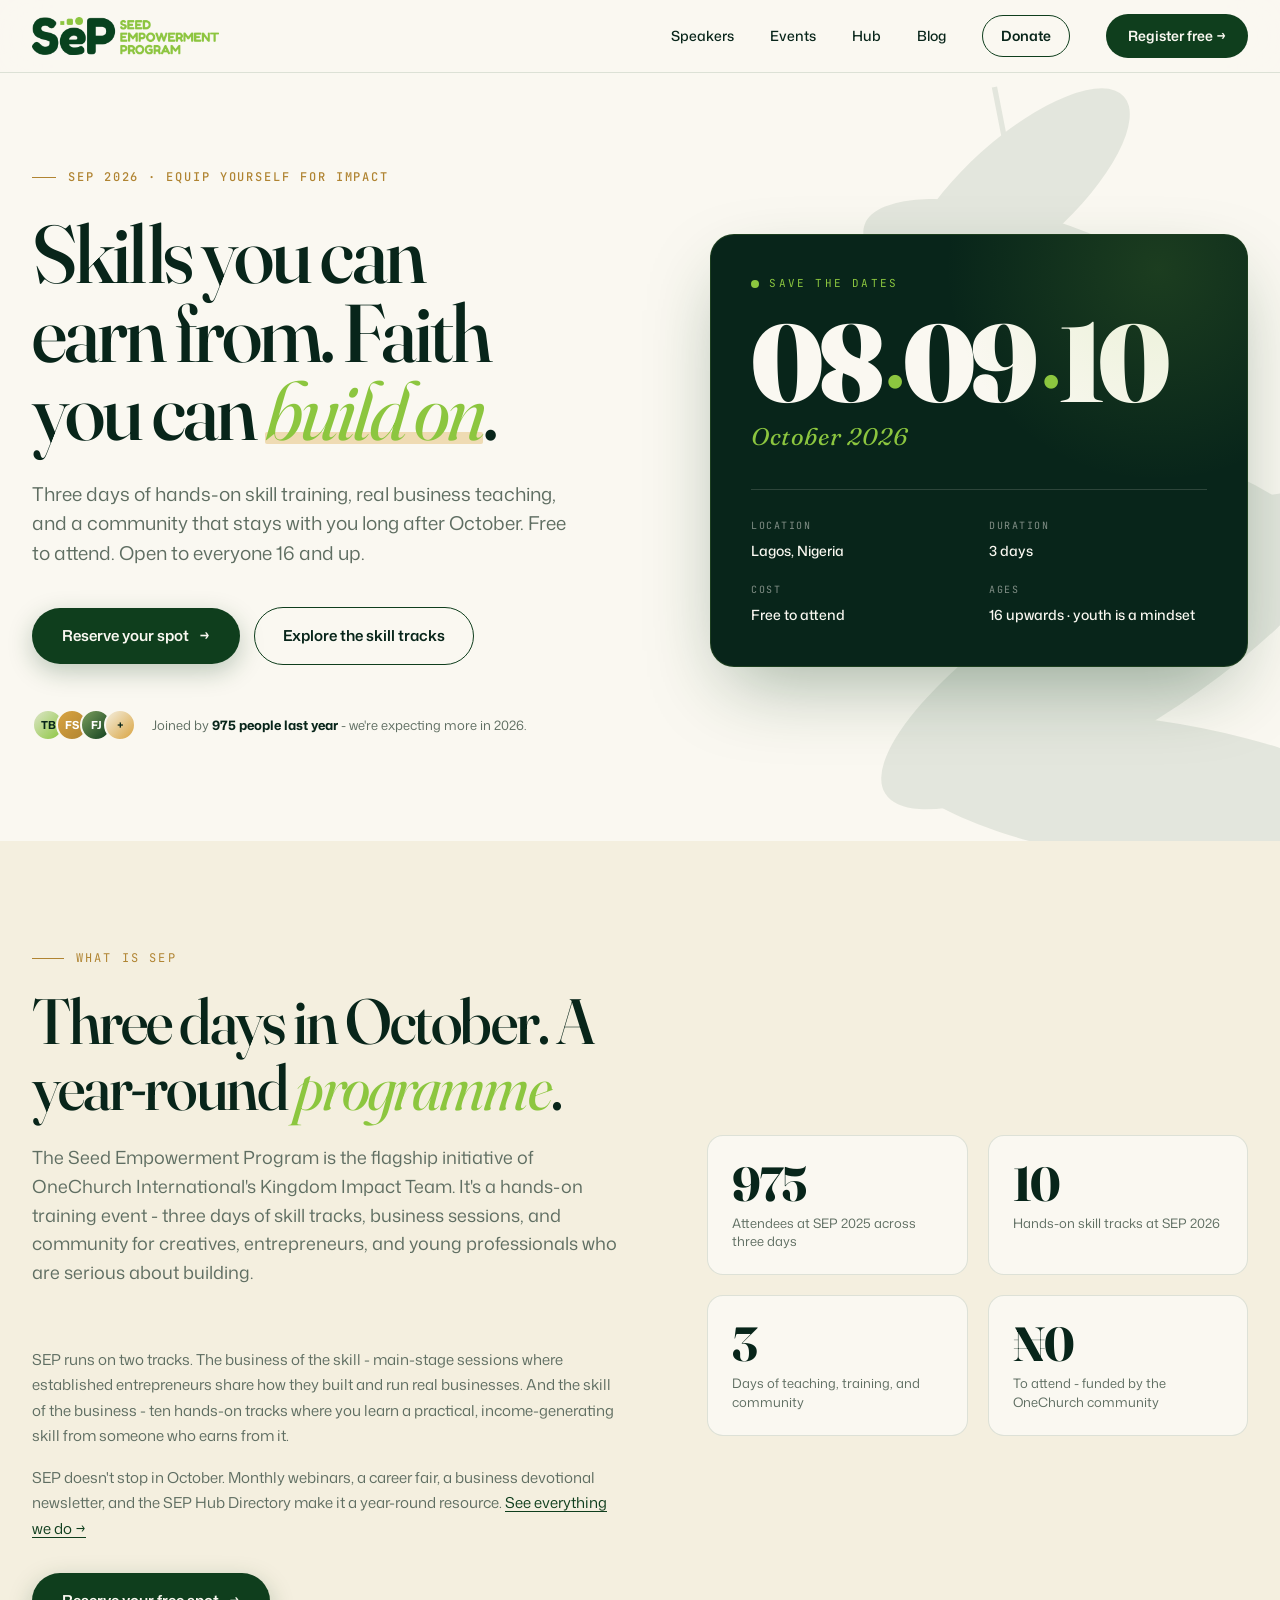
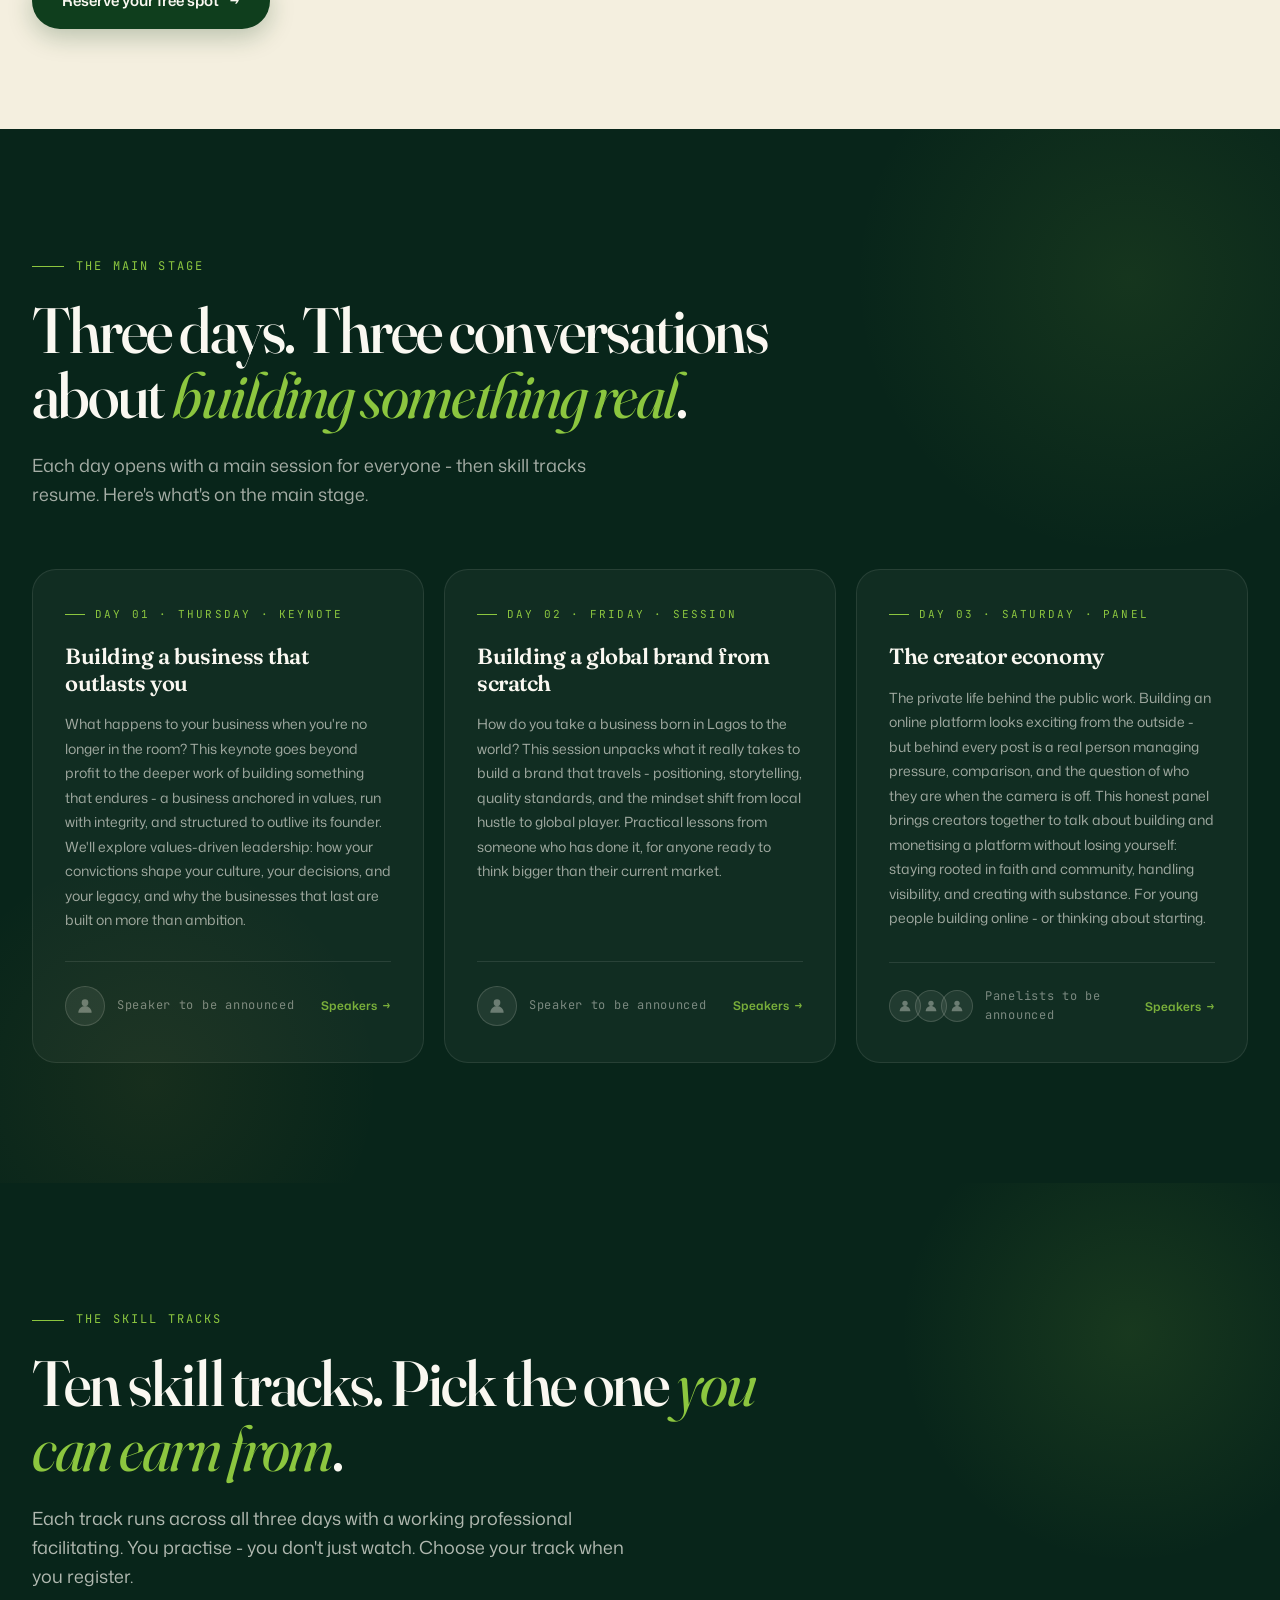
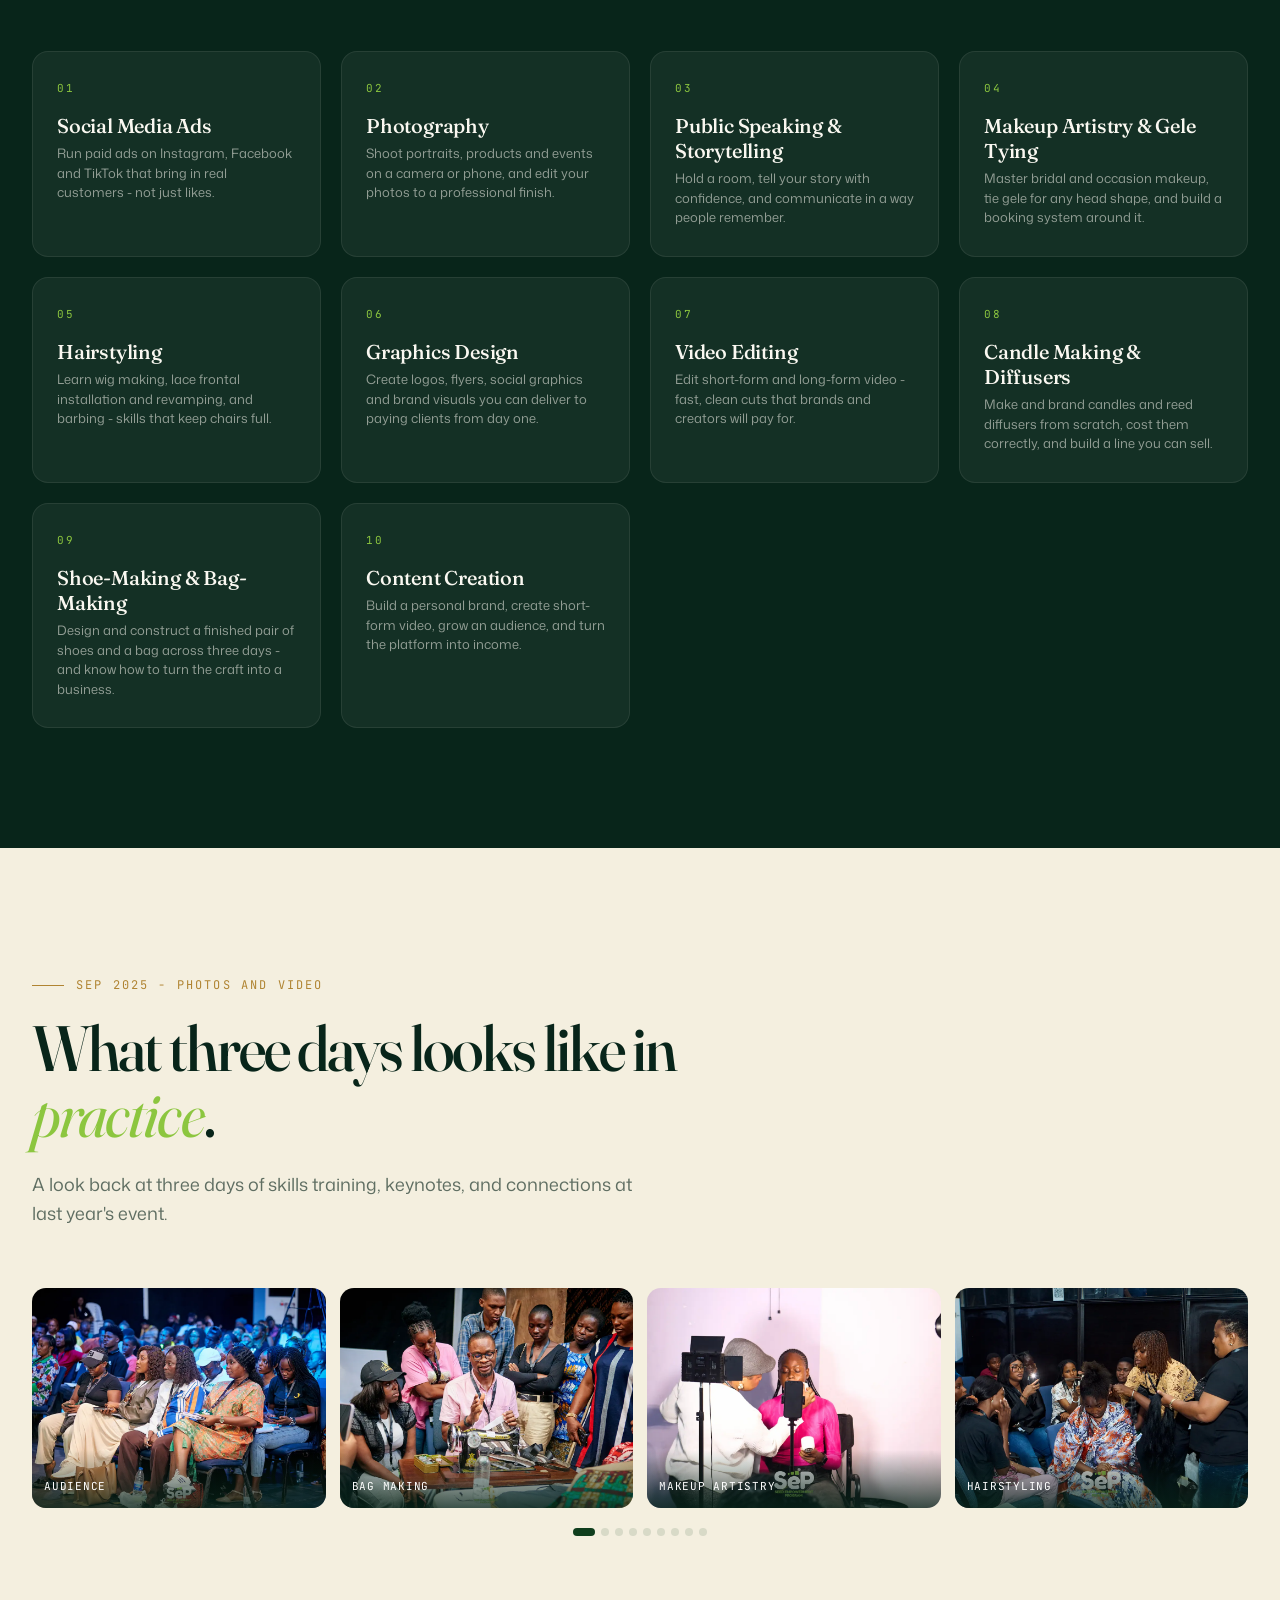
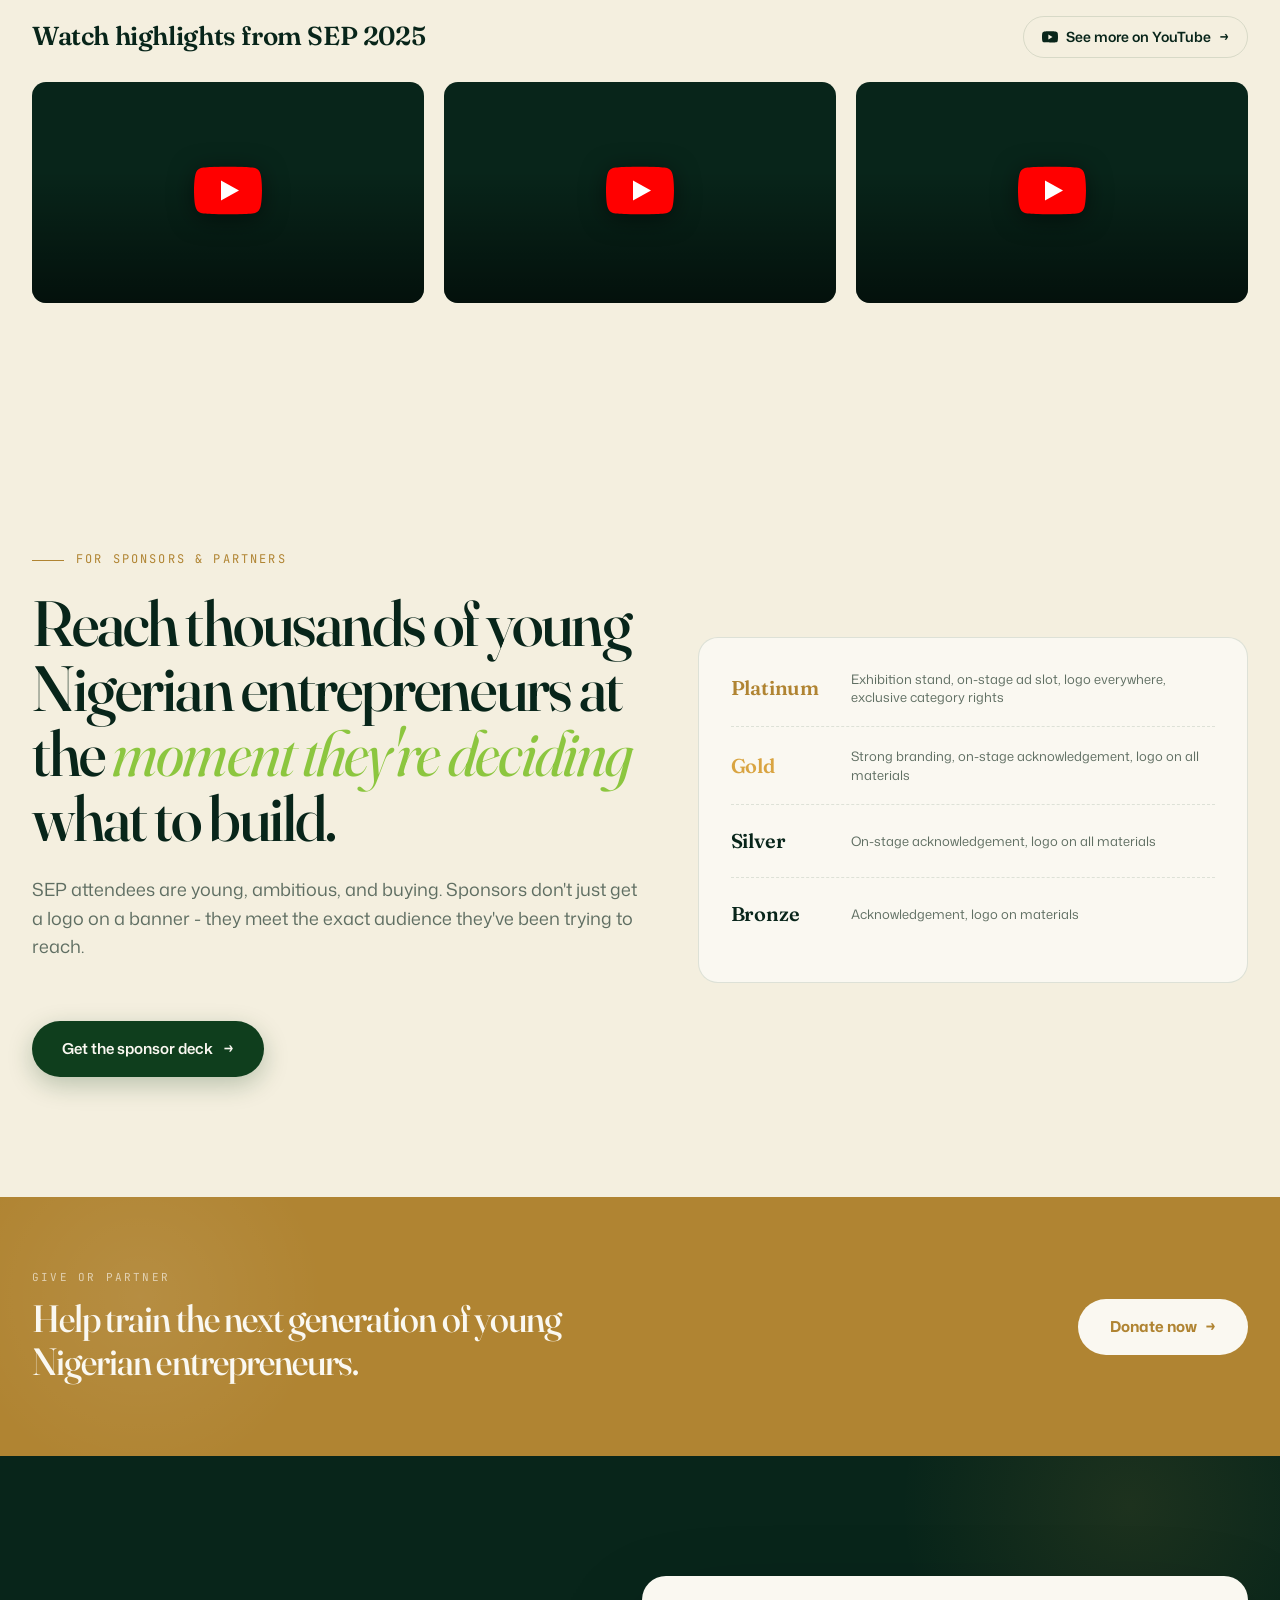
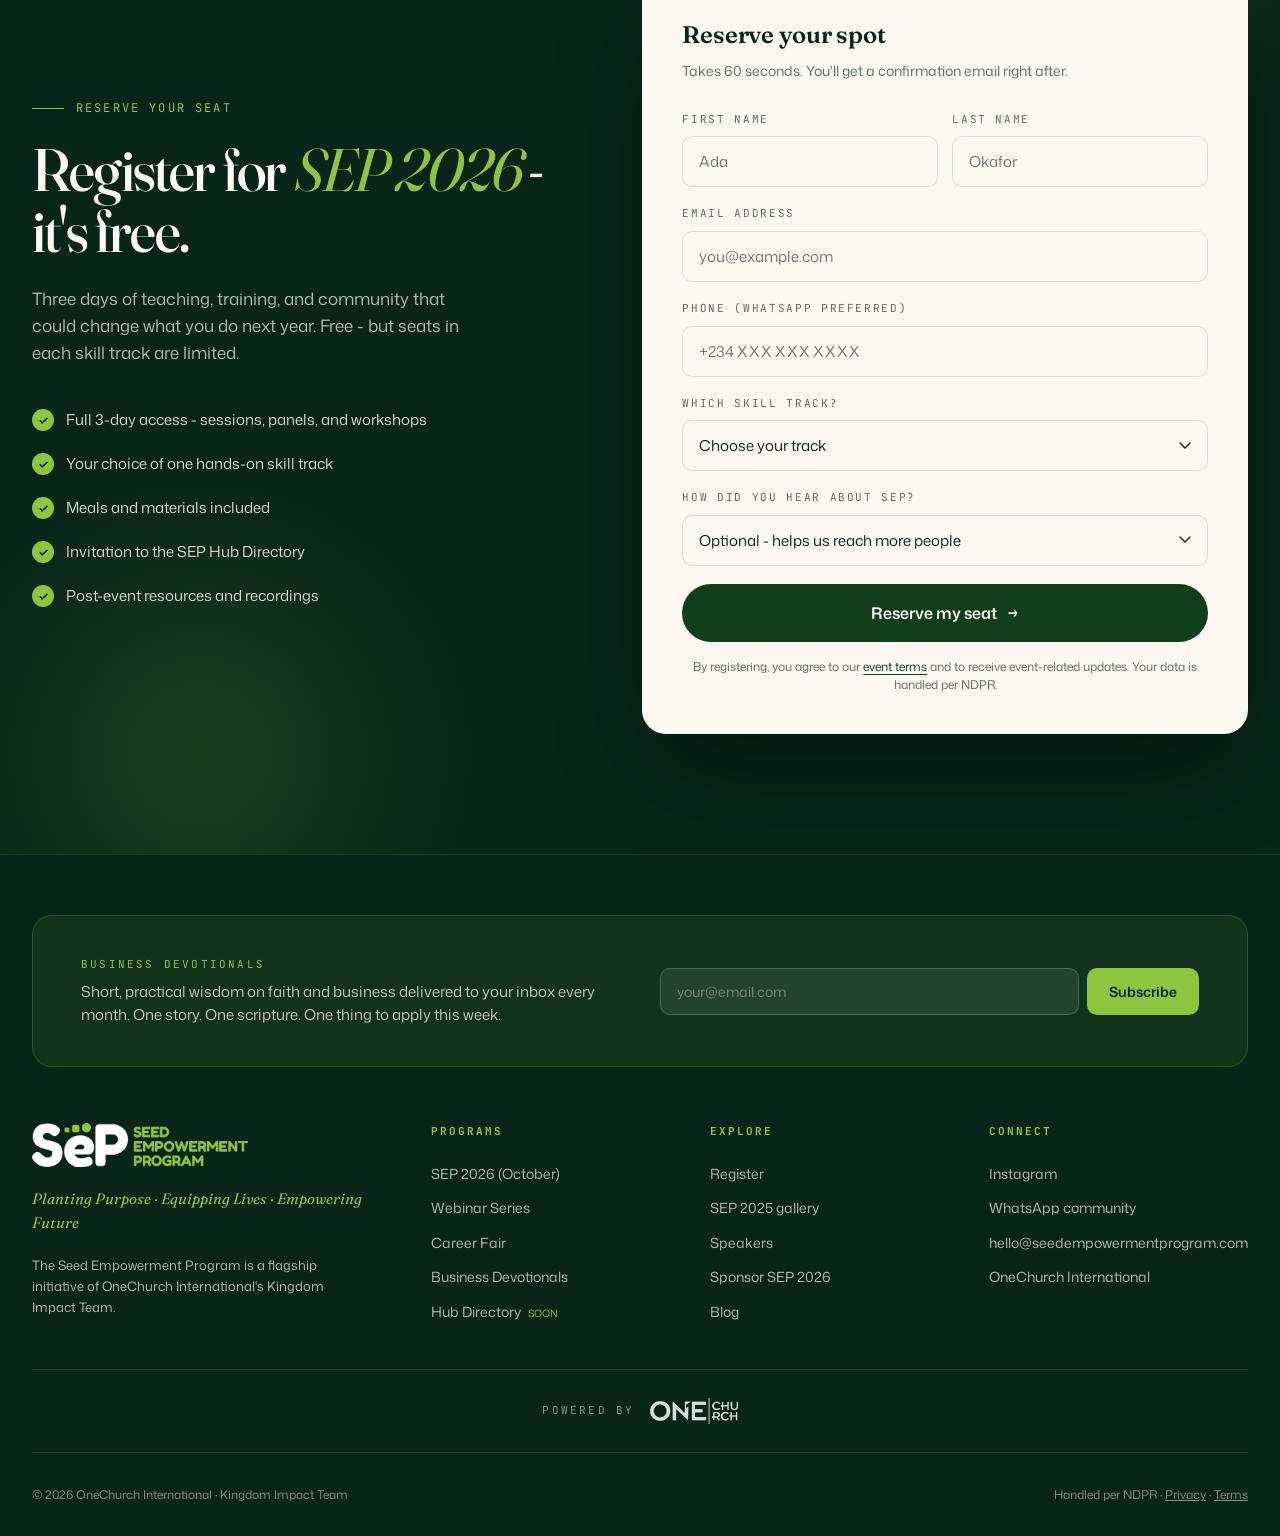
<file: index.html>
<!DOCTYPE html>
<html lang="en">
<head>
<meta charset="UTF-8">
<meta name="viewport" content="width=device-width, initial-scale=1.0">

<!-- ==== SEO & PAGE META ==== -->
<title>Free skills and business training in Lagos | SEP 2026</title>
<meta name="description" content="Learn a practical skill and hear from real entrepreneurs. SEP 2026 is three days of hands-on training in Lagos, 8-10 October. Free to attend.">
<meta name="keywords" content="SEP 2026, Seed Empowerment Program, business training Lagos, skills training Nigeria, OneChurch International, entrepreneur conference Nigeria, faith and business, kingdom impact team">
<meta name="author" content="OneChurch International · Kingdom Impact Team">
<meta name="robots" content="index, follow">
<meta name="theme-color" content="#0F3E1D">

<link rel="canonical" href="https://www.seedempowermentprogram.com/">

<!-- ==== OPEN GRAPH (Facebook / WhatsApp / LinkedIn share previews) ==== -->
<meta property="og:type" content="event">
<meta property="og:site_name" content="Seed Empowerment Program">
<meta property="og:title" content="Free skills and business training in Lagos | SEP 2026">
<meta property="og:description" content="Three days of hands-on skills, business teaching, and community. October 8–10, 2026 in Lagos. Free to attend.">
<meta property="og:url" content="https://www.seedempowermentprogram.com/">
<meta property="og:image" content="https://www.seedempowermentprogram.com/og-image.jpg">
<meta property="og:image:width" content="1200">
<meta property="og:image:height" content="630">
<meta property="og:image:alt" content="SEP 2026 · Equip yourself for impact · October 8–10, Lagos">
<meta property="og:locale" content="en_NG">

<!-- ==== TWITTER / X ==== -->
<meta name="twitter:card" content="summary_large_image">
<meta name="twitter:title" content="Free skills and business training in Lagos | SEP 2026">
<meta name="twitter:description" content="Three days of hands-on skills, business teaching, and community. October 8–10, 2026 in Lagos.">
<meta name="twitter:image" content="https://www.seedempowermentprogram.com/og-image.jpg">

<!-- ==== FAVICON (inline SVG, no extra file needed) ==== -->
<link rel="icon" type="image/svg+xml" href="data:image/svg+xml;utf8,<svg xmlns='http://www.w3.org/2000/svg' viewBox='0 0 100 100'><rect width='100' height='100' rx='22' fill='%230F3E1D'/><rect x='24' y='28' width='14' height='14' rx='3' fill='%238CC63F'/><rect x='43' y='26' width='18' height='18' rx='5' fill='%238CC63F'/><rect x='66' y='24' width='22' height='22' rx='11' fill='%238CC63F'/><path d='M66 50 L34 50 C20 50 20 66 50 66 C80 66 80 82 66 82 L34 82' stroke='%23FAF8F1' stroke-width='6' fill='none' stroke-linecap='round'/></svg>">
<link rel="apple-touch-icon" href="data:image/svg+xml;utf8,<svg xmlns='http://www.w3.org/2000/svg' viewBox='0 0 100 100'><rect width='100' height='100' rx='22' fill='%230F3E1D'/><rect x='24' y='28' width='14' height='14' rx='3' fill='%238CC63F'/><rect x='43' y='26' width='18' height='18' rx='5' fill='%238CC63F'/><rect x='66' y='24' width='22' height='22' rx='11' fill='%238CC63F'/></svg>">

<!-- ==== STRUCTURED DATA (Google rich results) ==== -->
<script type="application/ld+json">
{
  "@context": "https://schema.org",
  "@type": "Event",
  "name": "SEP 2026 - Seed Empowerment Program",
  "startDate": "2026-10-08T09:00:00+01:00",
  "endDate": "2026-10-10T18:00:00+01:00",
  "eventAttendanceMode": "https://schema.org/OfflineEventAttendanceMode",
  "eventStatus": "https://schema.org/EventScheduled",
  "location": {
    "@type": "Place",
    "name": "Lagos, Nigeria",
    "address": {
      "@type": "PostalAddress",
      "addressLocality": "Lagos",
      "addressCountry": "NG"
    }
  },
  "description": "Three days of hands-on skills training, business teaching, and community for creatives, entrepreneurs, and professionals. Free to attend.",
  "organizer": {
    "@type": "Organization",
    "name": "OneChurch International · Kingdom Impact Team",
    "url": "https://www.seedempowermentprogram.com"
  },
  "offers": {
    "@type": "Offer",
    "price": "0",
    "priceCurrency": "NGN",
    "availability": "https://schema.org/InStock",
    "url": "https://www.seedempowermentprogram.com/#register"
  }
}
</script>
<link rel="preconnect" href="https://fonts.googleapis.com">
<link rel="preconnect" href="https://fonts.gstatic.com" crossorigin>
<link href="https://fonts.googleapis.com/css2?family=Fraunces:opsz,wght@9..144,400;9..144,500;9..144,600;9..144,700;9..144,900&family=Mona+Sans:wght@400;500;600;700&family=JetBrains+Mono:wght@400;500&display=swap" rel="stylesheet">
<link rel="stylesheet" href="css/main.css">
</head>
<body>

<!-- ============ NAV ============ -->
<nav class="nav">
  <div class="container nav-inner">
    <a href="index.html" class="brand">
      <img src="assets/sep-logo.webp" alt="SEP - Seed Empowerment Program" class="brand-logo">
    </a>
    <button class="nav-toggle" id="nav-toggle" aria-label="Open menu" aria-expanded="false">
      <svg class="icon-menu" width="22" height="22" viewBox="0 0 24 24" fill="none" xmlns="http://www.w3.org/2000/svg">
        <path d="M4 7h16M4 12h16M4 17h16" stroke="currentColor" stroke-width="2" stroke-linecap="round"/>
      </svg>
      <svg class="icon-close" width="22" height="22" viewBox="0 0 24 24" fill="none" xmlns="http://www.w3.org/2000/svg">
        <path d="M6 6l12 12M18 6L6 18" stroke="currentColor" stroke-width="2" stroke-linecap="round"/>
      </svg>
    </button>
    <div class="nav-links" id="nav-links">
      <a href="speakers.html">Speakers</a>
      <a href="events.html">Events</a>
      <a href="hub.html">Hub</a>
      <a href="blog/index.html">Blog</a>
      <a href="donate.html" class="nav-donate">Donate</a>
      <a href="#register" class="nav-cta">Register free →</a>
    </div>
  </div>
</nav>

<!-- ============ HERO ============ -->
<section class="hero">
  <div class="hero-bg-frond">
    <svg viewBox="0 0 400 600" xmlns="http://www.w3.org/2000/svg">
      <g fill="#0F3E1D">
        <path d="M200 20 Q 195 300 200 580" stroke="#0F3E1D" stroke-width="3" fill="none"/>
        <ellipse cx="200" cy="80" rx="80" ry="30" transform="rotate(-30 200 80)"/>
        <ellipse cx="200" cy="130" rx="100" ry="35" transform="rotate(30 200 130)"/>
        <ellipse cx="200" cy="190" rx="120" ry="40" transform="rotate(-25 200 190)"/>
        <ellipse cx="200" cy="260" rx="140" ry="45" transform="rotate(25 200 260)"/>
        <ellipse cx="200" cy="340" rx="150" ry="45" transform="rotate(-20 200 340)"/>
        <ellipse cx="200" cy="420" rx="140" ry="40" transform="rotate(20 200 420)"/>
        <ellipse cx="200" cy="500" rx="110" ry="35" transform="rotate(-15 200 500)"/>
      </g>
    </svg>
  </div>
  <div class="container hero-inner">
    <div>
      <div class="eyebrow">SEP 2026 · Equip yourself for impact</div>
      <h1>Skills you can<br>earn from. Faith<br>you can <span class="accent">build on</span>.</h1>
      <p class="lead">Three days of hands-on skill training, real business teaching, and a community that stays with you long after October. Free to attend. Open to everyone 16 and up.</p>
      <div class="hero-ctas">
        <a href="#register" class="btn btn-primary">
          Reserve your spot
          <span class="arrow">→</span>
        </a>
        <a href="#skills" class="btn btn-ghost">Explore the skill tracks</a>
      </div>
      <div class="hero-trust">
        <div class="hero-trust-dots">
          <div class="trust-dot">TB</div>
          <div class="trust-dot">FS</div>
          <div class="trust-dot">FJ</div>
          <div class="trust-dot">+</div>
        </div>
        <span>Joined by <strong style="color: var(--forest-deep);">975 people last year</strong> - we're expecting more in 2026.</span>
      </div>
    </div>
    <div class="date-card">
      <div class="date-card-label">Save the dates</div>
      <div class="date-numerals">08<span class="dot">·</span>09<span class="dot">·</span>10</div>
      <div class="date-month">October 2026</div>
      <div class="date-meta">
        <div class="date-meta-item">
          <span class="label">Location</span>
          <span class="value">Lagos, Nigeria</span>
        </div>
        <div class="date-meta-item">
          <span class="label">Duration</span>
          <span class="value">3 days</span>
        </div>
        <div class="date-meta-item">
          <span class="label">Cost</span>
          <span class="value">Free to attend</span>
        </div>
        <div class="date-meta-item">
          <span class="label">Ages</span>
          <span class="value">16 upwards · youth is a mindset</span>
        </div>
      </div>
    </div>
  </div>
</section>

<!-- ============ ABOUT SEP ============ -->
<section class="about-sep" id="about">
  <div class="container">
    <div class="about-sep-inner">
      <div>
        <div class="section-label">What is SEP</div>
        <h2 class="section-title">Three days in October. A year-round <em>programme</em>.</h2>
        <p class="section-sub">The Seed Empowerment Program is the flagship initiative of OneChurch International's Kingdom Impact Team. It's a hands-on training event - three days of skill tracks, business sessions, and community for creatives, entrepreneurs, and young professionals who are serious about building.</p>
        <p style="font-size: 15px; color: var(--muted); line-height: 1.7; margin-top: 16px;">SEP runs on two tracks. The business of the skill - main-stage sessions where established entrepreneurs share how they built and run real businesses. And the skill of the business - ten hands-on tracks where you learn a practical, income-generating skill from someone who earns from it.</p>
        <p style="font-size: 15px; color: var(--muted); line-height: 1.7; margin-top: 16px;">SEP doesn't stop in October. Monthly webinars, a career fair, a business devotional newsletter, and the SEP Hub Directory make it a year-round resource. <a href="events.html" style="color: var(--forest); text-decoration: underline; text-underline-offset: 3px;">See everything we do →</a></p>
        <a href="#register" class="btn btn-primary" style="margin-top: 32px;">Reserve your free spot <span class="arrow">→</span></a>
      </div>
      <div class="about-sep-stats">
        <div class="about-stat-card">
          <div class="about-stat-num">975</div>
          <div class="about-stat-label">Attendees at SEP 2025 across three days</div>
        </div>
        <div class="about-stat-card">
          <div class="about-stat-num">10</div>
          <div class="about-stat-label">Hands-on skill tracks at SEP 2026</div>
        </div>
        <div class="about-stat-card">
          <div class="about-stat-num">3</div>
          <div class="about-stat-label">Days of teaching, training, and community</div>
        </div>
        <div class="about-stat-card">
          <div class="about-stat-num">₦0</div>
          <div class="about-stat-label">To attend - funded by the OneChurch community</div>
        </div>
      </div>
    </div>
  </div>
</section>

<!-- ============ THE THREE DAYS ============ -->
<section class="three-days" id="sessions">
  <div class="container">
    <div class="section-label">The main stage</div>
    <h2 class="section-title">Three days. Three conversations about <em>building something real</em>.</h2>
    <p class="section-sub" style="color: rgba(250,248,241,.65);">Each day opens with a main session for everyone - then skill tracks resume. Here's what's on the main stage.</p>

    <div class="three-days-grid">

      <!-- Day 1 Keynote -->
      <div class="day-session-card">
        <div class="day-session-tag">Day 01 · Thursday · Keynote</div>
        <div class="day-session-title">Building a business that outlasts you</div>
        <p class="day-session-desc">What happens to your business when you're no longer in the room? This keynote goes beyond profit to the deeper work of building something that endures - a business anchored in values, run with integrity, and structured to outlive its founder. We'll explore values-driven leadership: how your convictions shape your culture, your decisions, and your legacy, and why the businesses that last are built on more than ambition.</p>
        <div class="day-session-footer">
          <div style="display: flex; align-items: center; gap: 12px;">
            <div class="day-session-avatars">
              <div class="silhouette-avatar">
                <svg viewBox="0 0 24 24" fill="currentColor" width="20" height="20"><circle cx="12" cy="8" r="4"/><path d="M4 20c0-4.4 3.6-8 8-8s8 3.6 8 8"/></svg>
              </div>
            </div>
            <div class="day-session-speaker-info">
              <div class="day-session-speaker-label">Speaker to be announced</div>
            </div>
          </div>
          <a href="speakers.html" class="day-session-link">Speakers <span>→</span></a>
        </div>
      </div>

      <!-- Day 2 Session -->
      <div class="day-session-card">
        <div class="day-session-tag">Day 02 · Friday · Session</div>
        <div class="day-session-title">Building a global brand from scratch</div>
        <p class="day-session-desc">How do you take a business born in Lagos to the world? This session unpacks what it really takes to build a brand that travels - positioning, storytelling, quality standards, and the mindset shift from local hustle to global player. Practical lessons from someone who has done it, for anyone ready to think bigger than their current market.</p>
        <div class="day-session-footer">
          <div style="display: flex; align-items: center; gap: 12px;">
            <div class="day-session-avatars">
              <div class="silhouette-avatar">
                <svg viewBox="0 0 24 24" fill="currentColor" width="20" height="20"><circle cx="12" cy="8" r="4"/><path d="M4 20c0-4.4 3.6-8 8-8s8 3.6 8 8"/></svg>
              </div>
            </div>
            <div class="day-session-speaker-info">
              <div class="day-session-speaker-label">Speaker to be announced</div>
            </div>
          </div>
          <a href="speakers.html" class="day-session-link">Speakers <span>→</span></a>
        </div>
      </div>

      <!-- Day 3 Panel -->
      <div class="day-session-card">
        <div class="day-session-tag">Day 03 · Saturday · Panel</div>
        <div class="day-session-title">The creator economy</div>
        <p class="day-session-desc">The private life behind the public work. Building an online platform looks exciting from the outside - but behind every post is a real person managing pressure, comparison, and the question of who they are when the camera is off. This honest panel brings creators together to talk about building and monetising a platform without losing yourself: staying rooted in faith and community, handling visibility, and creating with substance. For young people building online - or thinking about starting.</p>
        <div class="day-session-footer">
          <div style="display: flex; align-items: center; gap: 12px;">
            <div class="day-session-avatars">
              <div class="silhouette-avatar sm">
                <svg viewBox="0 0 24 24" fill="currentColor" width="16" height="16"><circle cx="12" cy="8" r="4"/><path d="M4 20c0-4.4 3.6-8 8-8s8 3.6 8 8"/></svg>
              </div>
              <div class="silhouette-avatar sm">
                <svg viewBox="0 0 24 24" fill="currentColor" width="16" height="16"><circle cx="12" cy="8" r="4"/><path d="M4 20c0-4.4 3.6-8 8-8s8 3.6 8 8"/></svg>
              </div>
              <div class="silhouette-avatar sm">
                <svg viewBox="0 0 24 24" fill="currentColor" width="16" height="16"><circle cx="12" cy="8" r="4"/><path d="M4 20c0-4.4 3.6-8 8-8s8 3.6 8 8"/></svg>
              </div>
            </div>
            <div class="day-session-speaker-info">
              <div class="day-session-speaker-label">Panelists to be announced</div>
            </div>
          </div>
          <a href="speakers.html" class="day-session-link">Speakers <span>→</span></a>
        </div>
      </div>

    </div>
  </div>
</section>

<!-- ============ SKILL TRACKS ============ -->
<section class="skills" id="skills">
  <div class="container">
    <div class="section-label">The skill tracks</div>
    <h2 class="section-title">Ten skill tracks. Pick the one <em>you can earn from</em>.</h2>
    <p class="section-sub">Each track runs across all three days with a working professional facilitating. You practise - you don't just watch. Choose your track when you register.</p>

    <div class="skills-grid">
      <a href="speakers.html" class="skill-card">
        <div class="skill-card-num">01</div>
        <h4>Social Media Ads</h4>
        <p>Run paid ads on Instagram, Facebook and TikTok that bring in real customers - not just likes.</p>
      </a>
      <a href="speakers.html" class="skill-card">
        <div class="skill-card-num">02</div>
        <h4>Photography</h4>
        <p>Shoot portraits, products and events on a camera or phone, and edit your photos to a professional finish.</p>
      </a>
      <a href="speakers.html" class="skill-card">
        <div class="skill-card-num">03</div>
        <h4>Public Speaking &amp; Storytelling</h4>
        <p>Hold a room, tell your story with confidence, and communicate in a way people remember.</p>
      </a>
      <a href="speakers.html" class="skill-card">
        <div class="skill-card-num">04</div>
        <h4>Makeup Artistry &amp; Gele Tying</h4>
        <p>Master bridal and occasion makeup, tie gele for any head shape, and build a booking system around it.</p>
      </a>
      <a href="speakers.html" class="skill-card">
        <div class="skill-card-num">05</div>
        <h4>Hairstyling</h4>
        <p>Learn wig making, lace frontal installation and revamping, and barbing - skills that keep chairs full.</p>
      </a>
      <a href="speakers.html" class="skill-card">
        <div class="skill-card-num">06</div>
        <h4>Graphics Design</h4>
        <p>Create logos, flyers, social graphics and brand visuals you can deliver to paying clients from day one.</p>
      </a>
      <a href="speakers.html" class="skill-card">
        <div class="skill-card-num">07</div>
        <h4>Video Editing</h4>
        <p>Edit short-form and long-form video - fast, clean cuts that brands and creators will pay for.</p>
      </a>
      <a href="speakers.html" class="skill-card">
        <div class="skill-card-num">08</div>
        <h4>Candle Making &amp; Diffusers</h4>
        <p>Make and brand candles and reed diffusers from scratch, cost them correctly, and build a line you can sell.</p>
      </a>
      <a href="speakers.html" class="skill-card">
        <div class="skill-card-num">09</div>
        <h4>Shoe-Making &amp; Bag-Making</h4>
        <p>Design and construct a finished pair of shoes and a bag across three days - and know how to turn the craft into a business.</p>
      </a>
      <a href="speakers.html" class="skill-card">
        <div class="skill-card-num">10</div>
        <h4>Content Creation</h4>
        <p>Build a personal brand, create short-form video, grow an audience, and turn the platform into income.</p>
      </a>
    </div>
  </div>
</section>


<!-- ============ GALLERY (SEP 2025 Photos + Videos) ============ -->
<section class="gallery" id="gallery">
  <div class="container">
    <div class="section-label">SEP 2025 - photos and video</div>
    <h2 class="section-title">What three days looks like in <em>practice</em>.</h2>
    <p class="section-sub">A look back at three days of skills training, keynotes, and connections at last year's event.</p>

    <div class="gallery-carousel">
      <div class="gallery-track-wrap">
        <div class="gallery-track" id="gallery-track">
          <div class="gallery-item" data-caption="SEP 2025 audience">
            <img loading="lazy" src="gallery/gallery-01.webp" alt="Audience at SEP 2025">
            <span class="gallery-label">Audience</span>
          </div>
          <div class="gallery-item" data-caption="Bag Making track — live demonstration">
            <img loading="lazy" src="gallery/gallery-02.webp" alt="Bag Making skill track at SEP 2025">
            <span class="gallery-label">Bag Making</span>
          </div>
          <div class="gallery-item" data-caption="Makeup Artistry track — beauty content creation">
            <img loading="lazy" src="gallery/gallery-03.webp" alt="Makeup Artistry skill track at SEP 2025">
            <span class="gallery-label">Makeup Artistry</span>
          </div>
          <div class="gallery-item" data-caption="Hairstyling track — hands-on demonstration">
            <img loading="lazy" src="gallery/gallery-04.webp" alt="Hairstyling skill track at SEP 2025">
            <span class="gallery-label">Hairstyling</span>
          </div>
          <div class="gallery-item" data-caption="Photography track — facilitator session">
            <img loading="lazy" src="gallery/gallery-05.webp" alt="Photography skill track at SEP 2025">
            <span class="gallery-label">Photography</span>
          </div>
          <div class="gallery-item" data-caption="Public Speaking track — participant presents">
            <img loading="lazy" src="gallery/gallery-06.webp" alt="Public Speaking skill track at SEP 2025">
            <span class="gallery-label">Public Speaking</span>
          </div>
          <div class="gallery-item" data-caption="Digital Marketing track — expert session">
            <img loading="lazy" src="gallery/gallery-07.webp" alt="Digital Marketing skill track at SEP 2025">
            <span class="gallery-label">Digital Marketing</span>
          </div>
          <div class="gallery-item" data-caption="The crowd at SEP 2025">
            <img loading="lazy" src="gallery/gallery-08.webp" alt="Audience jubilating at SEP 2025">
            <span class="gallery-label">Audience</span>
          </div>
          <div class="gallery-item" data-caption="Audience at SEP 2025 — engaged and attentive">
            <img loading="lazy" src="gallery/gallery-09.webp" alt="Audience engagement at SEP 2025">
            <span class="gallery-label">Audience</span>
          </div>
          <div class="gallery-item" data-caption="Panel discussion at SEP 2025">
            <img loading="lazy" src="gallery/gallery-10.webp" alt="Panel discussion at SEP 2025">
            <span class="gallery-label">Panel Session</span>
          </div>
          <div class="gallery-item" data-caption="Speaker on the main stage at SEP 2025">
            <img loading="lazy" src="gallery/gallery-11.webp" alt="Speaker on the main stage at SEP 2025">
            <span class="gallery-label">Main Stage</span>
          </div>
          <div class="gallery-item" data-caption="Interactive exercise session at SEP 2025">
            <img loading="lazy" src="gallery/gallery-12.webp" alt="Audience during an interactive exercise session at SEP 2025">
            <span class="gallery-label">Group Exercise</span>
          </div>
        </div>
      </div>
    </div>

    <!-- Videos - YouTube lite embeds -->
    <div class="gallery-video-heading-row">
      <h3 class="gallery-video-heading">Watch highlights from SEP 2025</h3>
      <a href="https://www.youtube.com/@SeedEmpowermentProgram" target="_blank" rel="noopener noreferrer" class="gallery-yt-link">
        <svg width="16" height="16" viewBox="0 0 24 24" fill="currentColor" aria-hidden="true"><path d="M23.498 6.186a3.016 3.016 0 0 0-2.122-2.136C19.505 3.545 12 3.545 12 3.545s-7.505 0-9.377.505A3.017 3.017 0 0 0 .502 6.186C0 8.07 0 12 0 12s0 3.93.502 5.814a3.016 3.016 0 0 0 2.122 2.136c1.871.505 9.376.505 9.376.505s7.505 0 9.377-.505a3.015 3.015 0 0 0 2.122-2.136C24 15.93 24 12 24 12s0-3.93-.502-5.814zM9.545 15.568V8.432L15.818 12l-6.273 3.568z"/></svg>
        See more on YouTube <span>→</span>
      </a>
    </div>
    <div class="gallery-videos">
      <div class="lite-yt" data-video-id="iAfgDJjnUDg" data-title="SEP 2025 · Opening highlights">
        <div class="lyt-thumb-fallback">
          <span class="lyt-fallback-label">Video 1</span>
          <span class="lyt-fallback-sub">Opening highlights</span>
        </div>
        <button class="lyt-play" aria-label="Play video: Opening highlights">
          <svg width="68" height="48" viewBox="0 0 68 48" xmlns="http://www.w3.org/2000/svg"><path d="M66.52 7.74c-.78-2.93-2.49-5.41-5.42-6.19C55.79.13 34 0 34 0S12.21.13 6.9 1.55C3.97 2.33 2.27 4.81 1.48 7.74 0 13.05 0 24 0 24s0 10.95 1.48 16.26c.78 2.93 2.49 5.41 5.42 6.19C12.21 47.87 34 48 34 48s21.79-.13 27.1-1.55c2.93-.78 4.64-3.26 5.42-6.19C68 34.95 68 24 68 24s0-10.95-1.48-16.26z" fill="#f00"/><path d="M45 24 27 14v20" fill="#fff"/></svg>
        </button>
      </div>
      <div class="lite-yt" data-video-id="DV1ZMoDES3I" data-title="SEP 2025 · Attendee testimonials">
        <div class="lyt-thumb-fallback">
          <span class="lyt-fallback-label">Video 2</span>
          <span class="lyt-fallback-sub">Attendee testimonials</span>
        </div>
        <button class="lyt-play" aria-label="Play video: Attendee testimonials">
          <svg width="68" height="48" viewBox="0 0 68 48" xmlns="http://www.w3.org/2000/svg"><path d="M66.52 7.74c-.78-2.93-2.49-5.41-5.42-6.19C55.79.13 34 0 34 0S12.21.13 6.9 1.55C3.97 2.33 2.27 4.81 1.48 7.74 0 13.05 0 24 0 24s0 10.95 1.48 16.26c.78 2.93 2.49 5.41 5.42 6.19C12.21 47.87 34 48 34 48s21.79-.13 27.1-1.55c2.93-.78 4.64-3.26 5.42-6.19C68 34.95 68 24 68 24s0-10.95-1.48-16.26z" fill="#f00"/><path d="M45 24 27 14v20" fill="#fff"/></svg>
        </button>
      </div>
      <div class="lite-yt" data-video-id="8WO8Fd2ioTc" data-title="SEP 2025 · Closing keynote">
        <div class="lyt-thumb-fallback">
          <span class="lyt-fallback-label">Video 3</span>
          <span class="lyt-fallback-sub">Closing keynote</span>
        </div>
        <button class="lyt-play" aria-label="Play video: Closing keynote">
          <svg width="68" height="48" viewBox="0 0 68 48" xmlns="http://www.w3.org/2000/svg"><path d="M66.52 7.74c-.78-2.93-2.49-5.41-5.42-6.19C55.79.13 34 0 34 0S12.21.13 6.9 1.55C3.97 2.33 2.27 4.81 1.48 7.74 0 13.05 0 24 0 24s0 10.95 1.48 16.26c.78 2.93 2.49 5.41 5.42 6.19C12.21 47.87 34 48 34 48s21.79-.13 27.1-1.55c2.93-.78 4.64-3.26 5.42-6.19C68 34.95 68 24 68 24s0-10.95-1.48-16.26z" fill="#f00"/><path d="M45 24 27 14v20" fill="#fff"/></svg>
        </button>
      </div>
    </div>
  </div>
</section>

<!-- ============ LIGHTBOX (for gallery photos) ============ -->
<div class="lightbox" id="lightbox" role="dialog" aria-modal="true" aria-label="Photo viewer" hidden>
  <button class="lb-close" id="lb-close" aria-label="Close viewer">
    <svg width="24" height="24" viewBox="0 0 24 24" fill="none"><path d="M6 6l12 12M18 6L6 18" stroke="currentColor" stroke-width="2" stroke-linecap="round"/></svg>
  </button>
  <button class="lb-nav lb-prev" id="lb-prev" aria-label="Previous photo">
    <svg width="28" height="28" viewBox="0 0 24 24" fill="none"><path d="M15 6l-6 6 6 6" stroke="currentColor" stroke-width="2" stroke-linecap="round" stroke-linejoin="round"/></svg>
  </button>
  <button class="lb-nav lb-next" id="lb-next" aria-label="Next photo">
    <svg width="28" height="28" viewBox="0 0 24 24" fill="none"><path d="M9 6l6 6-6 6" stroke="currentColor" stroke-width="2" stroke-linecap="round" stroke-linejoin="round"/></svg>
  </button>
  <div class="lb-stage" id="lb-stage"></div>
  <div class="lb-caption" id="lb-caption"></div>
</div>

<!-- ============ SPONSORS ============ -->
<section class="sponsors">
  <div class="container sponsors-grid">
    <div>
      <div class="section-label">For sponsors &amp; partners</div>
      <h2 class="section-title">Reach thousands of young Nigerian entrepreneurs at the <em>moment they're deciding</em> what to build.</h2>
      <p class="section-sub">SEP attendees are young, ambitious, and buying. Sponsors don't just get a logo on a banner - they meet the exact audience they've been trying to reach.</p>
      <a href="mailto:partnerships@seedempowermentprogram.com" class="btn btn-primary">Get the sponsor deck <span class="arrow">→</span></a>
    </div>
    <div class="sponsors-tiers">
      <div class="sponsor-row">
        <div class="sponsor-tier-name platinum">Platinum</div>
        <div class="sponsor-benefits">Exhibition stand, on-stage ad slot, logo everywhere, exclusive category rights</div>
      </div>
      <div class="sponsor-row">
        <div class="sponsor-tier-name gold">Gold</div>
        <div class="sponsor-benefits">Strong branding, on-stage acknowledgement, logo on all materials</div>
      </div>
      <div class="sponsor-row">
        <div class="sponsor-tier-name">Silver</div>
        <div class="sponsor-benefits">On-stage acknowledgement, logo on all materials</div>
      </div>
      <div class="sponsor-row">
        <div class="sponsor-tier-name">Bronze</div>
        <div class="sponsor-benefits">Acknowledgement, logo on materials</div>
      </div>
    </div>
  </div>
</section>

<!-- ============ DONATE STRIP ============ -->
<section class="donate-strip">
  <div class="container">
    <div class="donate-strip-inner">
      <div>
        <div class="donate-strip-label">Give or partner</div>
        <div class="donate-strip-heading">Help train the next generation of young Nigerian entrepreneurs.</div>
      </div>
      <a href="donate.html" class="btn-donate">Donate now <span>→</span></a>
    </div>
  </div>
</section>

<!-- ============ REGISTER ============ -->
<section class="register" id="register">
  <div class="container register-inner">
    <div>
      <div class="section-label">Reserve your seat</div>
      <h2>Register for <em>SEP 2026</em> - it's free.</h2>
      <p class="lead">Three days of teaching, training, and community that could change what you do next year. Free - but seats in each skill track are limited.</p>
      <ul class="register-perks">
        <li>Full 3-day access - sessions, panels, and workshops</li>
        <li>Your choice of one hands-on skill track</li>
        <li>Meals and materials included</li>
        <li>Invitation to the SEP Hub Directory</li>
        <li>Post-event resources and recordings</li>
      </ul>
    </div>

    <div class="reg-form">
      <div class="reg-form-content">
        <div class="reg-form-title">Reserve your spot</div>
        <div class="reg-form-sub">Takes 60 seconds. You'll get a confirmation email right after.</div>
        <form id="registration-form">
          <div class="form-row two">
            <div>
              <label class="form-label">First name</label>
              <input type="text" name="firstName" class="form-input" required placeholder="Ada">
              <div class="form-field-error" aria-live="polite"></div>
            </div>
            <div>
              <label class="form-label">Last name</label>
              <input type="text" name="lastName" class="form-input" required placeholder="Okafor">
              <div class="form-field-error" aria-live="polite"></div>
            </div>
          </div>
          <div class="form-row">
            <label class="form-label">Email address</label>
            <input type="email" name="email" class="form-input" required placeholder="you@example.com">
            <div class="form-field-error" aria-live="polite"></div>
          </div>
          <div class="form-row">
            <label class="form-label">Phone (WhatsApp preferred)</label>
            <input type="tel" name="phone" class="form-input" required placeholder="+234 XXX XXX XXXX">
            <div class="form-field-error" aria-live="polite"></div>
          </div>
          <div class="form-row">
            <label class="form-label">Which skill track?</label>
            <select name="skillTrack" class="form-select" required>
              <option value="">Choose your track</option>
              <option>Social Media Ads</option>
              <option>Photography</option>
              <option>Public Speaking &amp; Storytelling</option>
              <option>Makeup Artistry &amp; Gele Tying</option>
              <option>Hairstyling</option>
              <option>Graphics Design</option>
              <option>Video Editing</option>
              <option>Candle Making &amp; Diffusers</option>
              <option>Shoe-Making &amp; Bag-Making</option>
              <option>Content Creation</option>
              <option>I'll decide at the event</option>
            </select>
          </div>
          <div class="form-row">
            <label class="form-label">How did you hear about SEP?</label>
            <select name="heardAbout" class="form-select">
              <option value="">Optional - helps us reach more people</option>
              <option>OneChurch community</option>
              <option>A friend or family member</option>
              <option>Instagram</option>
              <option>WhatsApp</option>
              <option>Attended SEP 2025</option>
              <option>Other</option>
            </select>
          </div>
          <button type="submit" class="form-submit">Reserve my seat <span>→</span></button>
          <div class="form-submit-error" id="reg-submit-error" aria-live="polite"></div>
          <div class="form-consent">
            By registering, you agree to our <a href="#">event terms</a> and to receive event-related updates. Your data is handled per NDPR.
          </div>
        </form>
      </div>
      <div class="success-msg" id="success">
        <div class="success-icon">✓</div>
        <h4>Your seat is reserved.</h4>
        <p>Check your email for confirmation and next steps. See you in October.</p>
      </div>
    </div>
  </div>
</section>

<!-- ============ FOOTER ============ -->
<footer class="footer">
  <div class="container">
    <div class="footer-newsletter">
      <div class="footer-newsletter-text">
        <div class="footer-newsletter-label">Business Devotionals</div>
        <div class="footer-newsletter-sub">Short, practical wisdom on faith and business delivered to your inbox every month. One story. One scripture. One thing to apply this week.</div>
      </div>
      <form class="footer-newsletter-form" id="devos-form">
        <input type="email" class="footer-newsletter-input" placeholder="your@email.com" required>
        <button type="submit" class="footer-newsletter-btn">Subscribe</button>
      </form>
    </div>
    <div class="footer-grid">
      <div>
        <img src="assets/sep-logo-footer.webp" alt="SEP - Seed Empowerment Program" class="footer-logo">
        <div class="footer-tag">Planting Purpose · Equipping Lives · Empowering Future</div>
        <div class="footer-desc">The Seed Empowerment Program is a flagship initiative of OneChurch International's Kingdom Impact Team.</div>
      </div>
      <div class="footer-col">
        <h5>Programs</h5>
        <ul>
          <li><a href="index.html#register">SEP 2026 (October)</a></li>
          <li><a href="events.html">Webinar Series</a></li>
          <li><a href="events.html">Career Fair</a></li>
          <li><a href="events.html">Business Devotionals</a></li>
          <li><a href="hub.html">Hub Directory <span style="color: var(--lime); font-size: 10px; margin-left: 4px;">SOON</span></a></li>
        </ul>
      </div>
      <div class="footer-col">
        <h5>Explore</h5>
        <ul>
          <li><a href="index.html#register">Register</a></li>
          <li><a href="index.html#gallery">SEP 2025 gallery</a></li>
          <li><a href="speakers.html">Speakers</a></li>
          <li><a href="donate.html">Sponsor SEP 2026</a></li>
          <li><a href="blog/index.html">Blog</a></li>
        </ul>
      </div>
      <div class="footer-col">
        <h5>Connect</h5>
        <ul>
          <li><a href="https://www.instagram.com/sep_hub/" target="_blank" rel="noopener noreferrer">Instagram</a></li>
          <li><a href="https://chat.whatsapp.com/DVvRWMQHClVAJWjG0R13qC" target="_blank" rel="noopener noreferrer">WhatsApp community</a></li>
          <li><a href="mailto:hello@seedempowermentprogram.com">hello@seedempowermentprogram.com</a></li>
          <li><a href="https://www.onechurchng.org/" target="_blank" rel="noopener noreferrer">OneChurch International</a></li>
        </ul>
      </div>
    </div>
    <div class="powered-by">
      <span class="powered-by-label">Powered by</span>
      <a href="https://www.onechurchng.org/" target="_blank" rel="noopener noreferrer" class="powered-by-link" aria-label="OneChurch International">
        <img src="assets/onechurch-logo.webp" alt="OneChurch International" class="powered-by-logo">
      </a>
    </div>
    <div class="footer-bottom">
      <div>© 2026 OneChurch International · Kingdom Impact Team</div>
      <div>Handled per NDPR · <a href="#" style="color: inherit; text-decoration: underline;">Privacy</a> · <a href="#" style="color: inherit; text-decoration: underline;">Terms</a></div>
    </div>
  </div>
</footer>

<script src="js/devotionals.js"></script>
<script src="js/main.js"></script>

</body>
</html>
</file>
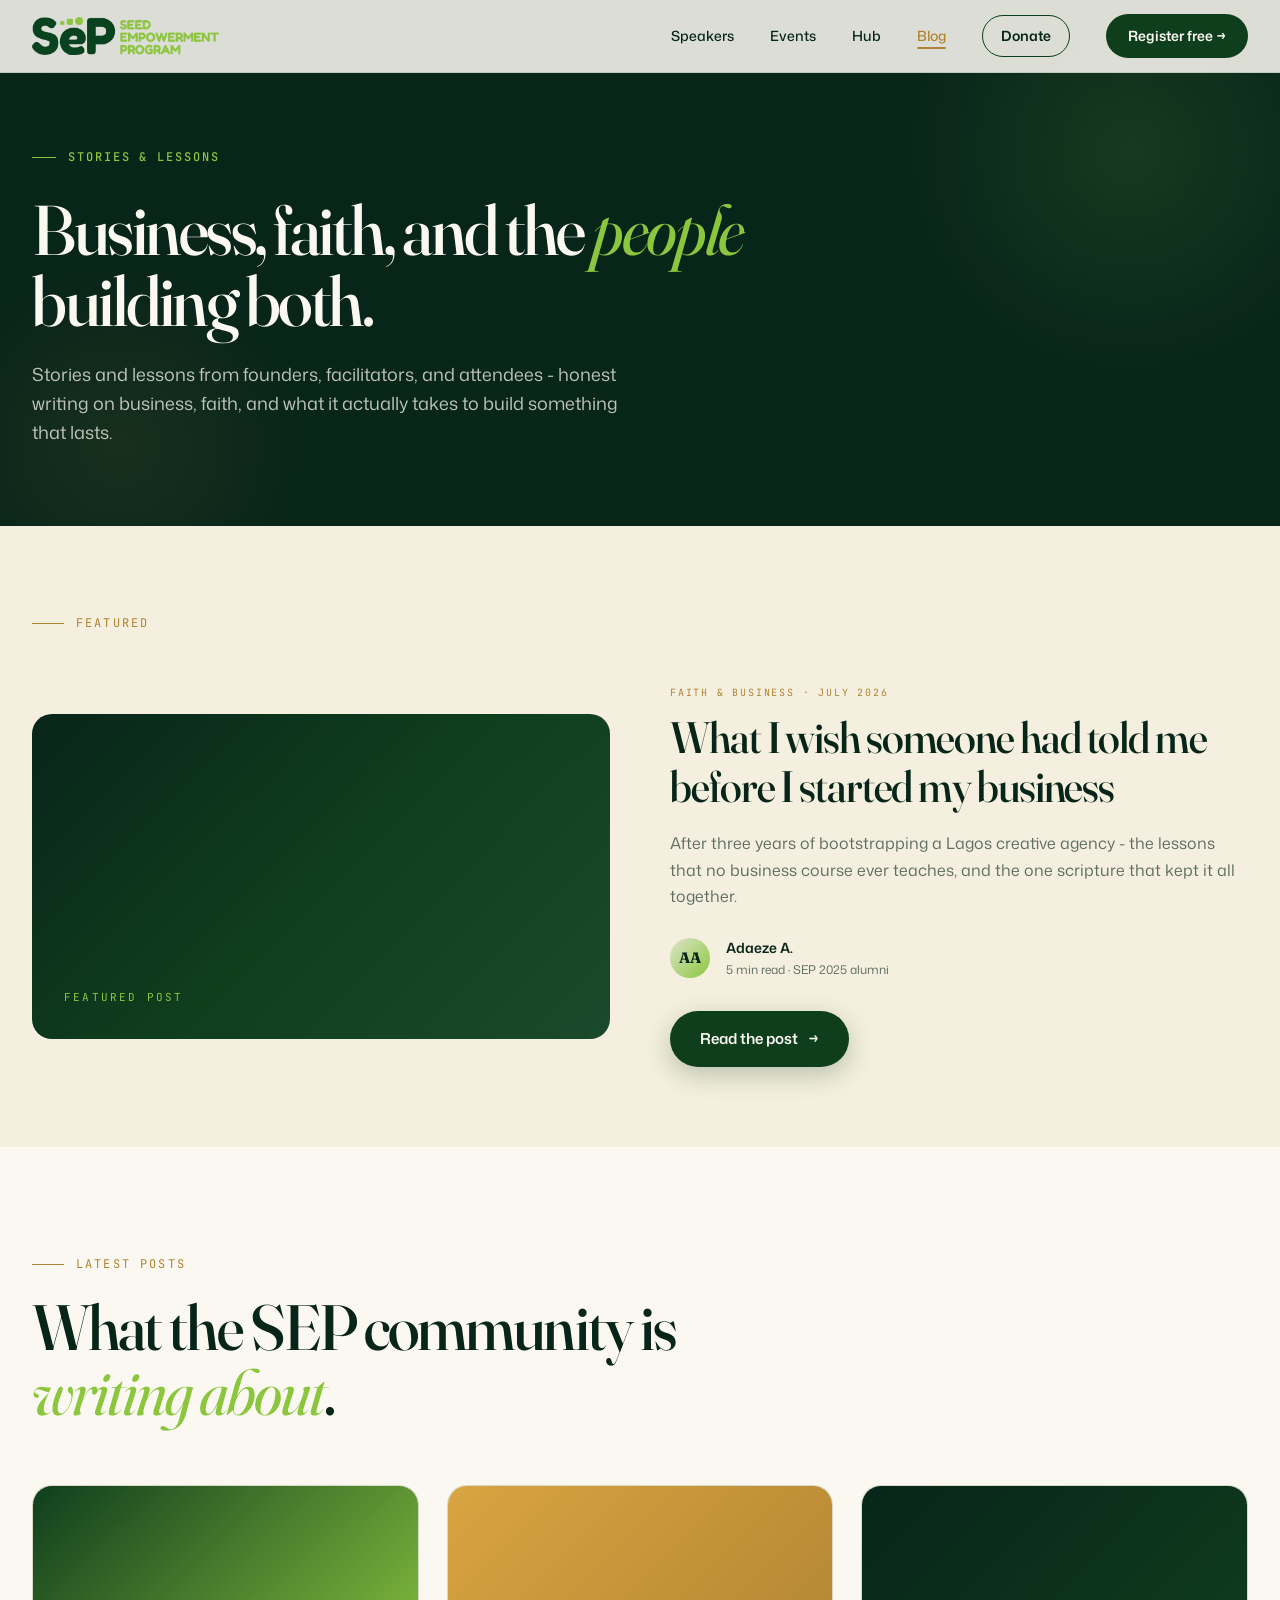
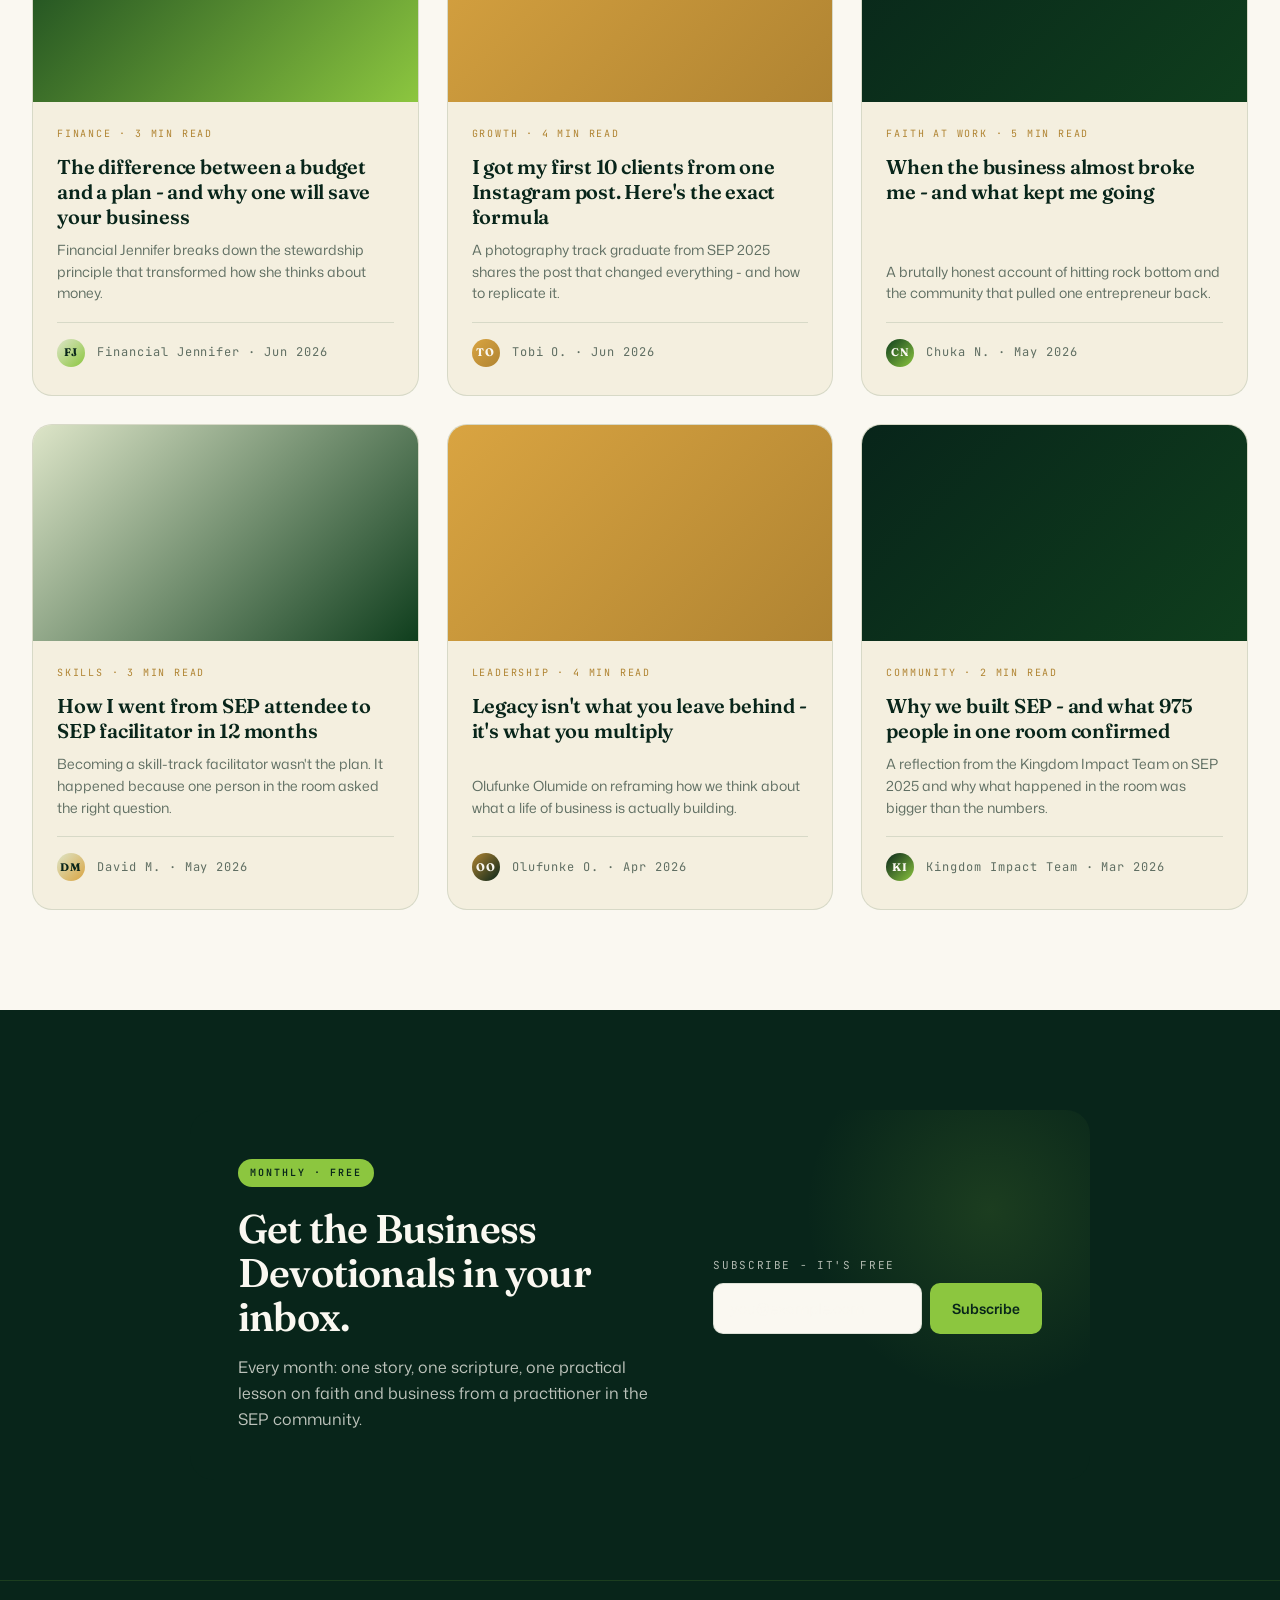
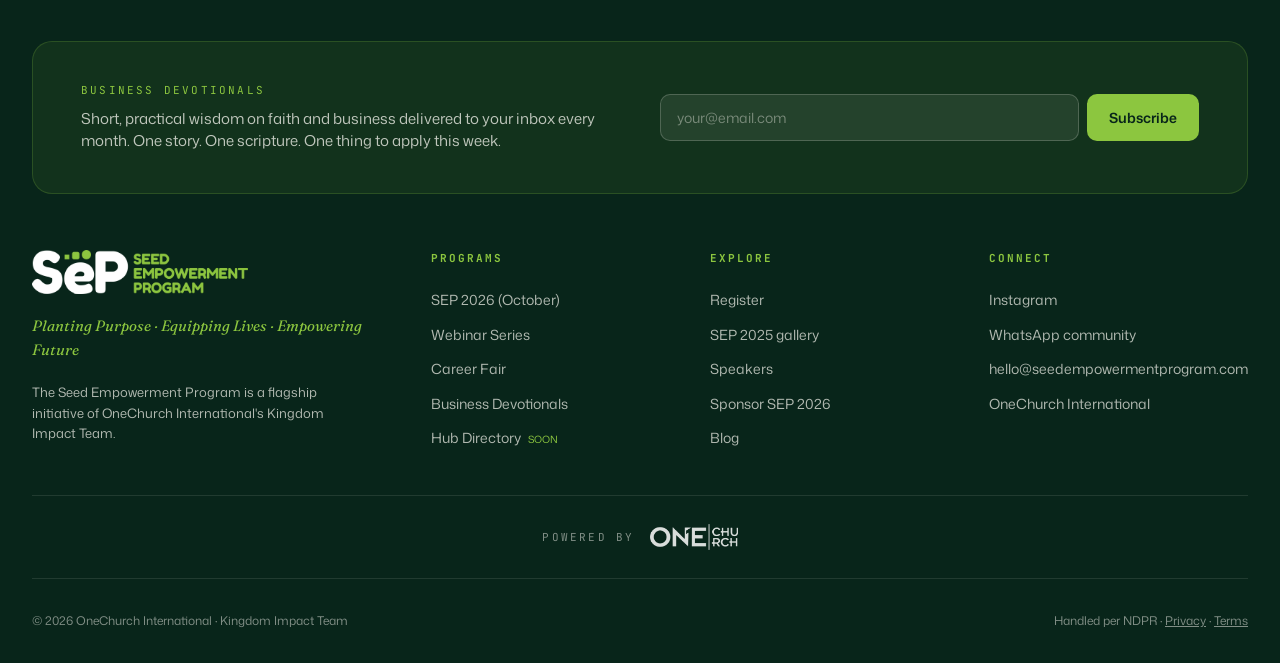
<file: blog/index.html>
<!DOCTYPE html>
<html lang="en">
<head>
<meta charset="UTF-8">
<meta name="viewport" content="width=device-width, initial-scale=1.0">
<title>SEP Blog - faith, business and skills in Nigeria</title>
<meta name="description" content="Stories and lessons from the SEP and OneChurch community - honest writing on business, faith, and what it takes to build something that lasts.">
<meta name="author" content="OneChurch International · Kingdom Impact Team">
<meta name="robots" content="index, follow">
<meta name="theme-color" content="#0F3E1D">
<link rel="icon" type="image/svg+xml" href="data:image/svg+xml;utf8,<svg xmlns='http://www.w3.org/2000/svg' viewBox='0 0 100 100'><rect width='100' height='100' rx='22' fill='%230F3E1D'/><rect x='24' y='28' width='14' height='14' rx='3' fill='%238CC63F'/><rect x='43' y='26' width='18' height='18' rx='5' fill='%238CC63F'/><rect x='66' y='24' width='22' height='22' rx='11' fill='%238CC63F'/><path d='M66 50 L34 50 C20 50 20 66 50 66 C80 66 80 82 66 82 L34 82' stroke='%23FAF8F1' stroke-width='6' fill='none' stroke-linecap='round'/></svg>">
<link rel="preconnect" href="https://fonts.googleapis.com">
<link rel="preconnect" href="https://fonts.gstatic.com" crossorigin>
<link href="https://fonts.googleapis.com/css2?family=Fraunces:opsz,wght@9..144,400;9..144,500;9..144,600;9..144,700;9..144,900&family=Mona+Sans:wght@400;500;600;700&family=JetBrains+Mono:wght@400;500&display=swap" rel="stylesheet">
<link rel="stylesheet" href="../css/main.css">
</head>
<body>

<!-- ============ NAV ============ -->
<nav class="nav">
  <div class="container nav-inner">
    <a href="../index.html" class="brand">
      <img src="../assets/sep-logo.webp" class="brand-logo" alt="SEP 2026">
    </a>
    <button class="nav-toggle" id="nav-toggle" aria-label="Open menu" aria-expanded="false">
      <svg class="icon-menu" width="22" height="22" viewBox="0 0 24 24" fill="none"><path d="M4 7h16M4 12h16M4 17h16" stroke="currentColor" stroke-width="2" stroke-linecap="round"/></svg>
      <svg class="icon-close" width="22" height="22" viewBox="0 0 24 24" fill="none"><path d="M6 6l12 12M18 6L6 18" stroke="currentColor" stroke-width="2" stroke-linecap="round"/></svg>
    </button>
    <div class="nav-links" id="nav-links">
      <a href="../speakers.html">Speakers</a>
      <a href="../events.html">Events</a>
      <a href="../hub.html">Hub</a>
      <a href="index.html" aria-current="page">Blog</a>
      <a href="../donate.html" class="nav-donate">Donate</a>
      <a href="../index.html#register" class="nav-cta">Register free →</a>
    </div>
  </div>
</nav>

<!-- ============ PAGE HERO ============ -->
<section class="page-hero">
  <div class="container">
    <div class="page-hero-inner">
      <div class="eyebrow">Stories &amp; lessons</div>
      <h1>Business, faith, and the <em>people</em> building both.</h1>
      <p class="lead">Stories and lessons from founders, facilitators, and attendees - honest writing on business, faith, and what it actually takes to build something that lasts.</p>
    </div>
  </div>
</section>

<!-- ============ FEATURED POST ============ -->
<section style="padding: 80px 0; background: var(--paper-warm);">
  <div class="container">
    <div class="section-label">Featured</div>
    <div style="display: grid; grid-template-columns: 1fr 1fr; gap: 60px; align-items: center; margin-top: 32px;">
      <div style="aspect-ratio: 16/9; border-radius: 20px; background: linear-gradient(135deg, var(--forest-deep), var(--forest), #1a4a2b); overflow: hidden; position: relative;">
        <div style="position: absolute; inset: 0; display: flex; align-items: flex-end; padding: 32px;">
          <div style="font-family: var(--font-mono); font-size: 11px; letter-spacing: 0.2em; text-transform: uppercase; color: var(--lime);">Featured post</div>
        </div>
      </div>
      <div>
        <div class="blog-card-tag">Faith &amp; Business · July 2026</div>
        <h2 style="font-family: var(--font-display); font-size: clamp(28px,3.5vw,44px); font-weight: 500; color: var(--forest-deep); letter-spacing: -0.025em; line-height: 1.1; margin-bottom: 20px; font-variation-settings: 'opsz' 144;">What I wish someone had told me before I started my business</h2>
        <p style="font-size: 16px; color: var(--muted); line-height: 1.65; margin-bottom: 28px;">After three years of bootstrapping a Lagos creative agency - the lessons that no business course ever teaches, and the one scripture that kept it all together.</p>
        <div style="display: flex; align-items: center; gap: 16px; margin-bottom: 32px;">
          <div style="width: 40px; height: 40px; border-radius: 50%; background: linear-gradient(135deg, var(--sage), var(--lime)); display: flex; align-items: center; justify-content: center; font-family: var(--font-display); font-weight: 700; font-size: 15px; color: var(--forest-deep);">AA</div>
          <div>
            <div style="font-size: 14px; font-weight: 600; color: var(--forest-deep);">Adaeze A.</div>
            <div style="font-size: 12px; color: var(--muted);">5 min read · SEP 2025 alumni</div>
          </div>
        </div>
        <a href="#" class="btn btn-primary">Read the post <span class="arrow">→</span></a>
      </div>
    </div>
  </div>
</section>

<!-- ============ BLOG GRID ============ -->
<section style="padding: 100px 0; background: var(--paper);">
  <div class="container">
    <div class="section-label">Latest posts</div>
    <h2 class="section-title">What the SEP community is <em>writing about</em>.</h2>

    <div class="blog-grid">
      <article class="blog-card">
        <div class="blog-card-thumb"></div>
        <div class="blog-card-body">
          <div class="blog-card-tag">Finance · 3 min read</div>
          <div class="blog-card-title">The difference between a budget and a plan - and why one will save your business</div>
          <div class="blog-card-excerpt">Financial Jennifer breaks down the stewardship principle that transformed how she thinks about money.</div>
          <div class="blog-card-meta">
            <div class="blog-card-avatar">FJ</div>
            Financial Jennifer · Jun 2026
          </div>
        </div>
      </article>

      <article class="blog-card">
        <div class="blog-card-thumb amber"></div>
        <div class="blog-card-body">
          <div class="blog-card-tag">Growth · 4 min read</div>
          <div class="blog-card-title">I got my first 10 clients from one Instagram post. Here's the exact formula</div>
          <div class="blog-card-excerpt">A photography track graduate from SEP 2025 shares the post that changed everything - and how to replicate it.</div>
          <div class="blog-card-meta">
            <div class="blog-card-avatar" style="background: linear-gradient(135deg, var(--amber), var(--amber-deep)); color: var(--paper);">TO</div>
            Tobi O. · Jun 2026
          </div>
        </div>
      </article>

      <article class="blog-card">
        <div class="blog-card-thumb deep"></div>
        <div class="blog-card-body">
          <div class="blog-card-tag">Faith at Work · 5 min read</div>
          <div class="blog-card-title">When the business almost broke me - and what kept me going</div>
          <div class="blog-card-excerpt">A brutally honest account of hitting rock bottom and the community that pulled one entrepreneur back.</div>
          <div class="blog-card-meta">
            <div class="blog-card-avatar" style="background: linear-gradient(135deg, var(--forest), var(--lime)); color: var(--paper);">CN</div>
            Chuka N. · May 2026
          </div>
        </div>
      </article>

      <article class="blog-card">
        <div class="blog-card-thumb" style="background: linear-gradient(135deg, var(--sage), var(--forest));"></div>
        <div class="blog-card-body">
          <div class="blog-card-tag">Skills · 3 min read</div>
          <div class="blog-card-title">How I went from SEP attendee to SEP facilitator in 12 months</div>
          <div class="blog-card-excerpt">Becoming a skill-track facilitator wasn't the plan. It happened because one person in the room asked the right question.</div>
          <div class="blog-card-meta">
            <div class="blog-card-avatar" style="background: linear-gradient(135deg, var(--sage), var(--amber));">DM</div>
            David M. · May 2026
          </div>
        </div>
      </article>

      <article class="blog-card">
        <div class="blog-card-thumb amber"></div>
        <div class="blog-card-body">
          <div class="blog-card-tag">Leadership · 4 min read</div>
          <div class="blog-card-title">Legacy isn't what you leave behind - it's what you multiply</div>
          <div class="blog-card-excerpt">Olufunke Olumide on reframing how we think about what a life of business is actually building.</div>
          <div class="blog-card-meta">
            <div class="blog-card-avatar" style="background: linear-gradient(135deg, var(--amber-deep), var(--forest-deep)); color: var(--paper);">OO</div>
            Olufunke O. · Apr 2026
          </div>
        </div>
      </article>

      <article class="blog-card">
        <div class="blog-card-thumb deep"></div>
        <div class="blog-card-body">
          <div class="blog-card-tag">Community · 2 min read</div>
          <div class="blog-card-title">Why we built SEP - and what 975 people in one room confirmed</div>
          <div class="blog-card-excerpt">A reflection from the Kingdom Impact Team on SEP 2025 and why what happened in the room was bigger than the numbers.</div>
          <div class="blog-card-meta">
            <div class="blog-card-avatar" style="background: linear-gradient(135deg, var(--forest-deep), var(--lime)); color: var(--paper);">KI</div>
            Kingdom Impact Team · Mar 2026
          </div>
        </div>
      </article>
    </div>
  </div>
</section>

<!-- ============ NEWSLETTER CTA ============ -->
<section style="padding: 100px 0; background: var(--forest-deep);">
  <div class="container">
    <div class="hub-feature" style="max-width: 900px; margin: 0 auto;">
      <div class="hub-feature-content">
        <span class="hub-badge">Monthly · Free</span>
        <h3>Get the Business Devotionals in your inbox.</h3>
        <p>Every month: one story, one scripture, one practical lesson on faith and business from a practitioner in the SEP community.</p>
      </div>
      <form class="hub-feature-form" id="hub-form">
        <label class="form-label" style="color: rgba(250, 248, 241, 0.7);">Subscribe - it's free</label>
        <div class="hub-input-row">
          <input type="email" class="form-input hub-input" required placeholder="you@example.com">
          <button type="submit" class="hub-submit">Subscribe</button>
        </div>
        <div id="hub-success" class="hub-success">✓ You're subscribed. Next issue drops on the first Friday.</div>
      </form>
    </div>
  </div>
</section>

<!-- ============ FOOTER ============ -->
<footer class="footer">
  <div class="container">
    <div class="footer-newsletter">
      <div class="footer-newsletter-text">
        <div class="footer-newsletter-label">Business Devotionals</div>
        <div class="footer-newsletter-sub">Short, practical wisdom on faith and business delivered to your inbox every month. One story. One scripture. One thing to apply this week.</div>
      </div>
      <form class="footer-newsletter-form" id="devos-form">
        <input type="email" class="footer-newsletter-input" placeholder="your@email.com" required>
        <button type="submit" class="footer-newsletter-btn">Subscribe</button>
      </form>
    </div>
    <div class="footer-grid">
      <div>
        <img src="../assets/sep-logo-footer.webp" alt="SEP" class="footer-logo">
        <div class="footer-tag">Planting Purpose · Equipping Lives · Empowering Future</div>
        <div class="footer-desc">The Seed Empowerment Program is a flagship initiative of OneChurch International's Kingdom Impact Team.</div>
      </div>
      <div class="footer-col">
        <h5>Programs</h5>
        <ul>
          <li><a href="../index.html#register">SEP 2026 (October)</a></li>
          <li><a href="../events.html">Webinar Series</a></li>
          <li><a href="../events.html">Career Fair</a></li>
          <li><a href="../events.html">Business Devotionals</a></li>
          <li><a href="../hub.html">Hub Directory <span style="color: var(--lime); font-size: 10px; margin-left: 4px;">SOON</span></a></li>
        </ul>
      </div>
      <div class="footer-col">
        <h5>Explore</h5>
        <ul>
          <li><a href="../index.html#register">Register</a></li>
          <li><a href="../index.html#gallery">SEP 2025 gallery</a></li>
          <li><a href="../speakers.html">Speakers</a></li>
          <li><a href="../donate.html">Sponsor SEP 2026</a></li>
          <li><a href="index.html">Blog</a></li>
        </ul>
      </div>
      <div class="footer-col">
        <h5>Connect</h5>
        <ul>
          <li><a href="https://www.instagram.com/sep_hub/" target="_blank" rel="noopener noreferrer">Instagram</a></li>
          <li><a href="https://chat.whatsapp.com/DVvRWMQHClVAJWjG0R13qC" target="_blank" rel="noopener noreferrer">WhatsApp community</a></li>
          <li><a href="mailto:hello@seedempowermentprogram.com">hello@seedempowermentprogram.com</a></li>
          <li><a href="https://www.onechurchng.org/" target="_blank" rel="noopener noreferrer">OneChurch International</a></li>
        </ul>
      </div>
    </div>
    <div class="powered-by">
      <span class="powered-by-label">Powered by</span>
      <a href="https://www.onechurchng.org/" target="_blank" rel="noopener noreferrer" class="powered-by-link" aria-label="OneChurch International">
        <img src="../assets/onechurch-logo.webp" alt="OneChurch International" class="powered-by-logo">
      </a>
    </div>
    <div class="footer-bottom">
      <div>© 2026 OneChurch International · Kingdom Impact Team</div>
      <div>Handled per NDPR · <a href="#" style="color: inherit; text-decoration: underline;">Privacy</a> · <a href="#" style="color: inherit; text-decoration: underline;">Terms</a></div>
    </div>
  </div>
</footer>

<script src="../js/devotionals.js"></script>
<script src="../js/main.js"></script>
</body>
</html>
</file>
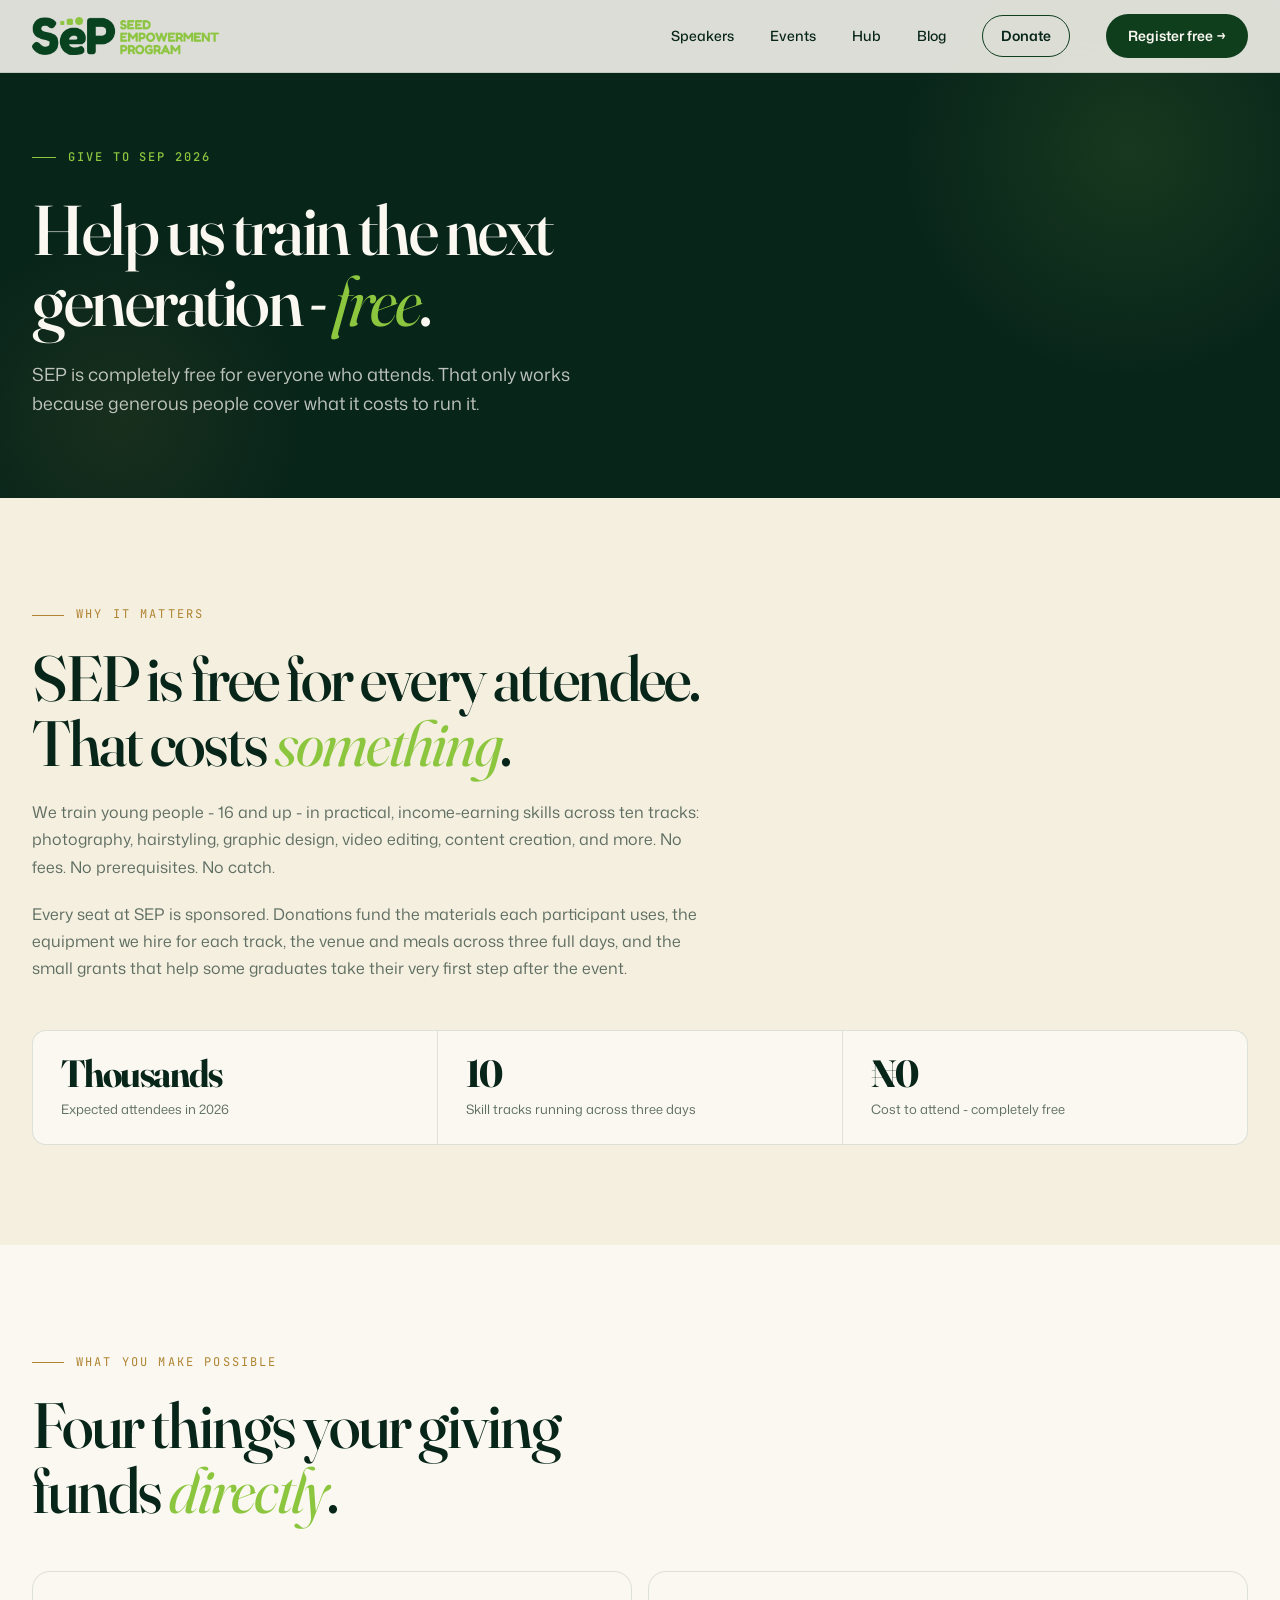
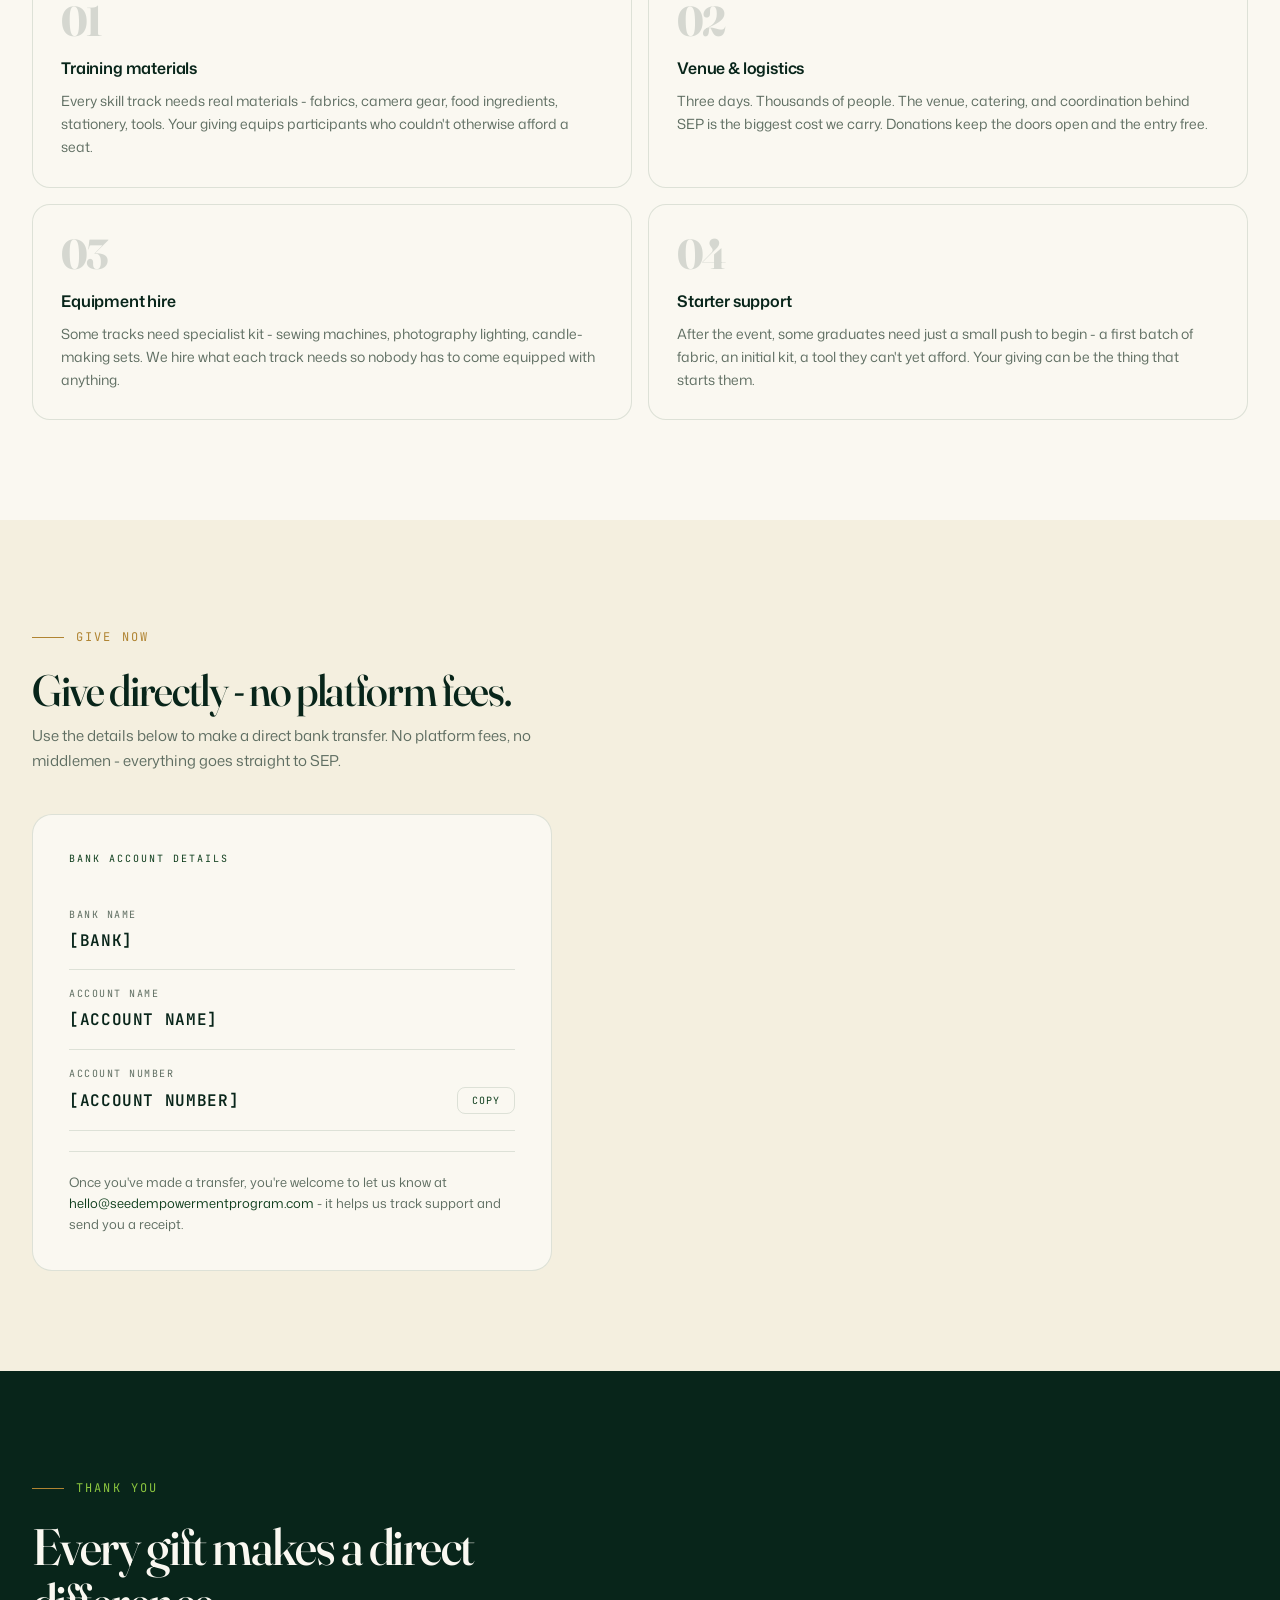
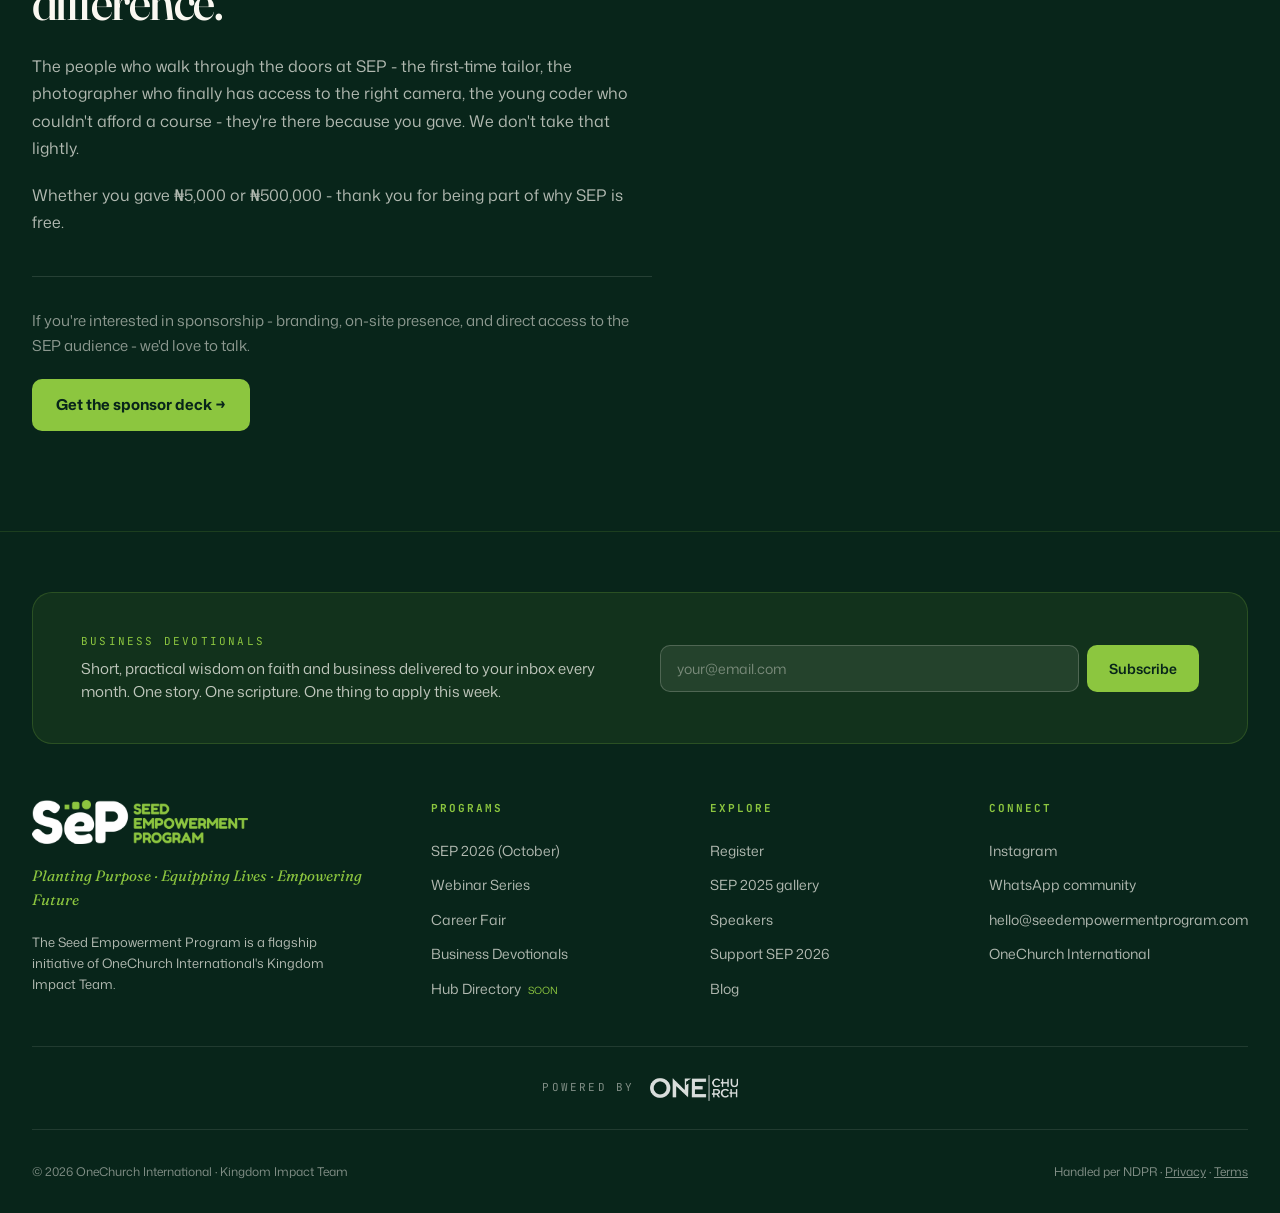
<file: donate.html>
<!DOCTYPE html>
<html lang="en">
<head>
<meta charset="UTF-8">
<meta name="viewport" content="width=device-width, initial-scale=1.0">
<title>Support SEP 2026 - help us keep it free for everyone</title>
<meta name="description" content="SEP is free for every attendee because generous people make it possible. See how donations are used and give directly via bank transfer.">
<meta name="author" content="OneChurch International · Kingdom Impact Team">
<meta name="robots" content="index, follow">
<meta name="theme-color" content="#0F3E1D">
<link rel="icon" type="image/svg+xml" href="data:image/svg+xml;utf8,<svg xmlns='http://www.w3.org/2000/svg' viewBox='0 0 100 100'><rect width='100' height='100' rx='22' fill='%230F3E1D'/><rect x='24' y='28' width='14' height='14' rx='3' fill='%238CC63F'/><rect x='43' y='26' width='18' height='18' rx='5' fill='%238CC63F'/><rect x='66' y='24' width='22' height='22' rx='11' fill='%238CC63F'/><path d='M66 50 L34 50 C20 50 20 66 50 66 C80 66 80 82 66 82 L34 82' stroke='%23FAF8F1' stroke-width='6' fill='none' stroke-linecap='round'/></svg>">
<link rel="preconnect" href="https://fonts.googleapis.com">
<link rel="preconnect" href="https://fonts.gstatic.com" crossorigin>
<link href="https://fonts.googleapis.com/css2?family=Fraunces:opsz,wght@9..144,400;9..144,500;9..144,600;9..144,700;9..144,900&family=Mona+Sans:wght@400;500;600;700&family=JetBrains+Mono:wght@400;500&display=swap" rel="stylesheet">
<link rel="stylesheet" href="css/main.css">
</head>
<body>

<!-- ============ NAV ============ -->
<nav class="nav">
  <div class="container nav-inner">
    <a href="index.html" class="brand">
      <img src="assets/sep-logo.webp" class="brand-logo" alt="SEP 2026">
    </a>
    <button class="nav-toggle" id="nav-toggle" aria-label="Open menu" aria-expanded="false">
      <svg class="icon-menu" width="22" height="22" viewBox="0 0 24 24" fill="none"><path d="M4 7h16M4 12h16M4 17h16" stroke="currentColor" stroke-width="2" stroke-linecap="round"/></svg>
      <svg class="icon-close" width="22" height="22" viewBox="0 0 24 24" fill="none"><path d="M6 6l12 12M18 6L6 18" stroke="currentColor" stroke-width="2" stroke-linecap="round"/></svg>
    </button>
    <div class="nav-links" id="nav-links">
      <a href="speakers.html">Speakers</a>
      <a href="events.html">Events</a>
      <a href="hub.html">Hub</a>
      <a href="blog/index.html">Blog</a>
      <a href="donate.html" class="nav-donate" aria-current="page">Donate</a>
      <a href="index.html#register" class="nav-cta">Register free →</a>
    </div>
  </div>
</nav>

<!-- ============ PAGE HERO ============ -->
<section class="page-hero">
  <div class="container">
    <div class="page-hero-inner">
      <div class="eyebrow">Give to SEP 2026</div>
      <h1>Help us train the next generation - <em>free</em>.</h1>
      <p class="lead">SEP is completely free for everyone who attends. That only works because generous people cover what it costs to run it.</p>
    </div>
  </div>
</section>

<!-- ============ WHY IT MATTERS ============ -->
<!-- Edit the copy below to reflect current year and numbers -->
<section style="padding: 100px 0; background: var(--paper-warm);">
  <div class="container">
    <div style="max-width: 680px;">
      <div class="section-label">Why it matters</div>
      <h2 class="section-title">SEP is free for every attendee.<br>That costs <em>something</em>.</h2>
      <p style="font-size: 16px; color: var(--muted); line-height: 1.7; margin-bottom: 20px;">
        We train young people - 16 and up - in practical, income-earning skills across ten tracks: photography, hairstyling, graphic design, video editing, content creation, and more. No fees. No prerequisites. No catch.
      </p>
      <p style="font-size: 16px; color: var(--muted); line-height: 1.7;">
        Every seat at SEP is sponsored. Donations fund the materials each participant uses, the equipment we hire for each track, the venue and meals across three full days, and the small grants that help some graduates take their very first step after the event.
      </p>
    </div>

    <!-- Edit the numbers below to match current year stats -->
    <div class="donate-stats">
      <div class="donate-stat">
        <div class="donate-stat-num">Thousands</div>
        <div class="donate-stat-label">Expected attendees in 2026</div>
      </div>
      <div class="donate-stat">
        <div class="donate-stat-num">10</div>
        <div class="donate-stat-label">Skill tracks running across three days</div>
      </div>
      <div class="donate-stat">
        <div class="donate-stat-num">₦0</div>
        <div class="donate-stat-label">Cost to attend - completely free</div>
      </div>
    </div>
  </div>
</section>

<!-- ============ WHAT YOUR GIVING DOES ============ -->
<!-- Edit the impact point headings and descriptions below -->
<section style="padding: 100px 0; background: var(--paper);">
  <div class="container">
    <div class="section-label">What you make possible</div>
    <h2 class="section-title">Four things your giving<br>funds <em>directly</em>.</h2>

    <div class="impact-grid">
      <div class="impact-point">
        <div class="impact-point-num">01</div>
        <h4>Training materials</h4>
        <p>Every skill track needs real materials - fabrics, camera gear, food ingredients, stationery, tools. Your giving equips participants who couldn't otherwise afford a seat.</p>
      </div>
      <div class="impact-point">
        <div class="impact-point-num">02</div>
        <h4>Venue &amp; logistics</h4>
        <p>Three days. Thousands of people. The venue, catering, and coordination behind SEP is the biggest cost we carry. Donations keep the doors open and the entry free.</p>
      </div>
      <div class="impact-point">
        <div class="impact-point-num">03</div>
        <h4>Equipment hire</h4>
        <p>Some tracks need specialist kit - sewing machines, photography lighting, candle-making sets. We hire what each track needs so nobody has to come equipped with anything.</p>
      </div>
      <div class="impact-point">
        <div class="impact-point-num">04</div>
        <h4>Starter support</h4>
        <p>After the event, some graduates need just a small push to begin - a first batch of fabric, an initial kit, a tool they can't yet afford. Your giving can be the thing that starts them.</p>
      </div>
    </div>
  </div>
</section>

<!-- ============ ACCOUNT DETAILS ============ -->
<!-- IMPORTANT: Replace [BANK], [ACCOUNT NAME], and [ACCOUNT NUMBER] before going live.
     Also update the account number in the data-copy attribute of the copy button.
     Add this page to the README "Before going live" checklist. -->
<section style="padding: 100px 0; background: var(--paper-warm);">
  <div class="container">
    <div style="max-width: 520px;">
      <div class="section-label">Give now</div>
      <h2 class="section-title" style="font-size: clamp(28px, 3.5vw, 44px); margin-bottom: 12px;">Give directly - no platform fees.</h2>
      <p style="font-size: 15px; color: var(--muted); line-height: 1.65; margin-bottom: 40px;">Use the details below to make a direct bank transfer. No platform fees, no middlemen - everything goes straight to SEP.</p>

      <div class="account-card">
        <div class="account-card-title">Bank account details</div>

        <div class="account-row">
          <div class="account-row-label">Bank name</div>
          <div class="account-row-value">[BANK]</div>
        </div>

        <div class="account-row">
          <div class="account-row-label">Account name</div>
          <div class="account-row-value">[ACCOUNT NAME]</div>
        </div>

        <!-- The data-copy value below should match the account number exactly -->
        <div class="account-row">
          <div class="account-row-label">Account number</div>
          <div class="account-copy-row">
            <div class="account-row-value">[ACCOUNT NUMBER]</div>
            <button class="copy-btn" data-copy="[ACCOUNT NUMBER]" aria-label="Copy account number">Copy</button>
          </div>
        </div>

        <p class="account-note">Once you've made a transfer, you're welcome to let us know at <a href="mailto:hello@seedempowermentprogram.com" style="color: var(--forest);">hello@seedempowermentprogram.com</a> - it helps us track support and send you a receipt.</p>
      </div>
    </div>
  </div>
</section>

<!-- ============ APPRECIATION ============ -->
<section style="padding: 100px 0; background: var(--forest-deep);">
  <div class="container">
    <div style="max-width: 620px;">
      <div class="section-label" style="color: var(--lime);">Thank you</div>
      <h2 style="font-family: var(--font-display); font-size: clamp(32px, 4vw, 52px); font-weight: 500; color: var(--paper); letter-spacing: -0.03em; line-height: 1.08; margin-bottom: 24px; font-variation-settings: 'opsz' 144;">Every gift makes a direct difference.</h2>
      <p style="font-size: 16px; color: rgba(250,248,241,.7); line-height: 1.7; margin-bottom: 20px;">The people who walk through the doors at SEP - the first-time tailor, the photographer who finally has access to the right camera, the young coder who couldn't afford a course - they're there because you gave. We don't take that lightly.</p>
      <p style="font-size: 16px; color: rgba(250,248,241,.7); line-height: 1.7; margin-bottom: 40px;">Whether you gave ₦5,000 or ₦500,000 - thank you for being part of why SEP is free.</p>

      <div style="padding-top: 32px; border-top: 1px solid rgba(250,248,241,.12);">
        <p style="font-size: 15px; color: rgba(250,248,241,.55); line-height: 1.65; margin-bottom: 20px;">If you're interested in sponsorship - branding, on-site presence, and direct access to the SEP audience - we'd love to talk.</p>
        <a href="mailto:partnerships@seedempowermentprogram.com" class="btn btn-lime">Get the sponsor deck →</a>
      </div>
    </div>
  </div>
</section>

<!-- ============ FOOTER ============ -->
<footer class="footer">
  <div class="container">
    <div class="footer-newsletter">
      <div class="footer-newsletter-text">
        <div class="footer-newsletter-label">Business Devotionals</div>
        <div class="footer-newsletter-sub">Short, practical wisdom on faith and business delivered to your inbox every month. One story. One scripture. One thing to apply this week.</div>
      </div>
      <form class="footer-newsletter-form" id="devos-form">
        <input type="email" class="footer-newsletter-input" placeholder="your@email.com" required>
        <button type="submit" class="footer-newsletter-btn">Subscribe</button>
      </form>
    </div>
    <div class="footer-grid">
      <div>
        <img src="assets/sep-logo-footer.webp" alt="SEP" class="footer-logo">
        <div class="footer-tag">Planting Purpose · Equipping Lives · Empowering Future</div>
        <div class="footer-desc">The Seed Empowerment Program is a flagship initiative of OneChurch International's Kingdom Impact Team.</div>
      </div>
      <div class="footer-col">
        <h5>Programs</h5>
        <ul>
          <li><a href="index.html#register">SEP 2026 (October)</a></li>
          <li><a href="events.html">Webinar Series</a></li>
          <li><a href="events.html">Career Fair</a></li>
          <li><a href="events.html">Business Devotionals</a></li>
          <li><a href="hub.html">Hub Directory <span style="color: var(--lime); font-size: 10px; margin-left: 4px;">SOON</span></a></li>
        </ul>
      </div>
      <div class="footer-col">
        <h5>Explore</h5>
        <ul>
          <li><a href="index.html#register">Register</a></li>
          <li><a href="index.html#gallery">SEP 2025 gallery</a></li>
          <li><a href="speakers.html">Speakers</a></li>
          <li><a href="donate.html">Support SEP 2026</a></li>
          <li><a href="blog/index.html">Blog</a></li>
        </ul>
      </div>
      <div class="footer-col">
        <h5>Connect</h5>
        <ul>
          <li><a href="https://www.instagram.com/sep_hub/" target="_blank" rel="noopener noreferrer">Instagram</a></li>
          <li><a href="https://chat.whatsapp.com/DVvRWMQHClVAJWjG0R13qC" target="_blank" rel="noopener noreferrer">WhatsApp community</a></li>
          <li><a href="mailto:hello@seedempowermentprogram.com">hello@seedempowermentprogram.com</a></li>
          <li><a href="https://www.onechurchng.org/" target="_blank" rel="noopener noreferrer">OneChurch International</a></li>
        </ul>
      </div>
    </div>
    <div class="powered-by">
      <span class="powered-by-label">Powered by</span>
      <a href="https://www.onechurchng.org/" target="_blank" rel="noopener noreferrer" class="powered-by-link" aria-label="OneChurch International">
        <img src="assets/onechurch-logo.webp" alt="OneChurch International" class="powered-by-logo">
      </a>
    </div>
    <div class="footer-bottom">
      <div>© 2026 OneChurch International · Kingdom Impact Team</div>
      <div>Handled per NDPR · <a href="#" style="color: inherit; text-decoration: underline;">Privacy</a> · <a href="#" style="color: inherit; text-decoration: underline;">Terms</a></div>
    </div>
  </div>
</footer>

<script src="js/devotionals.js"></script>
<script src="js/main.js"></script>
</body>
</html>
</file>
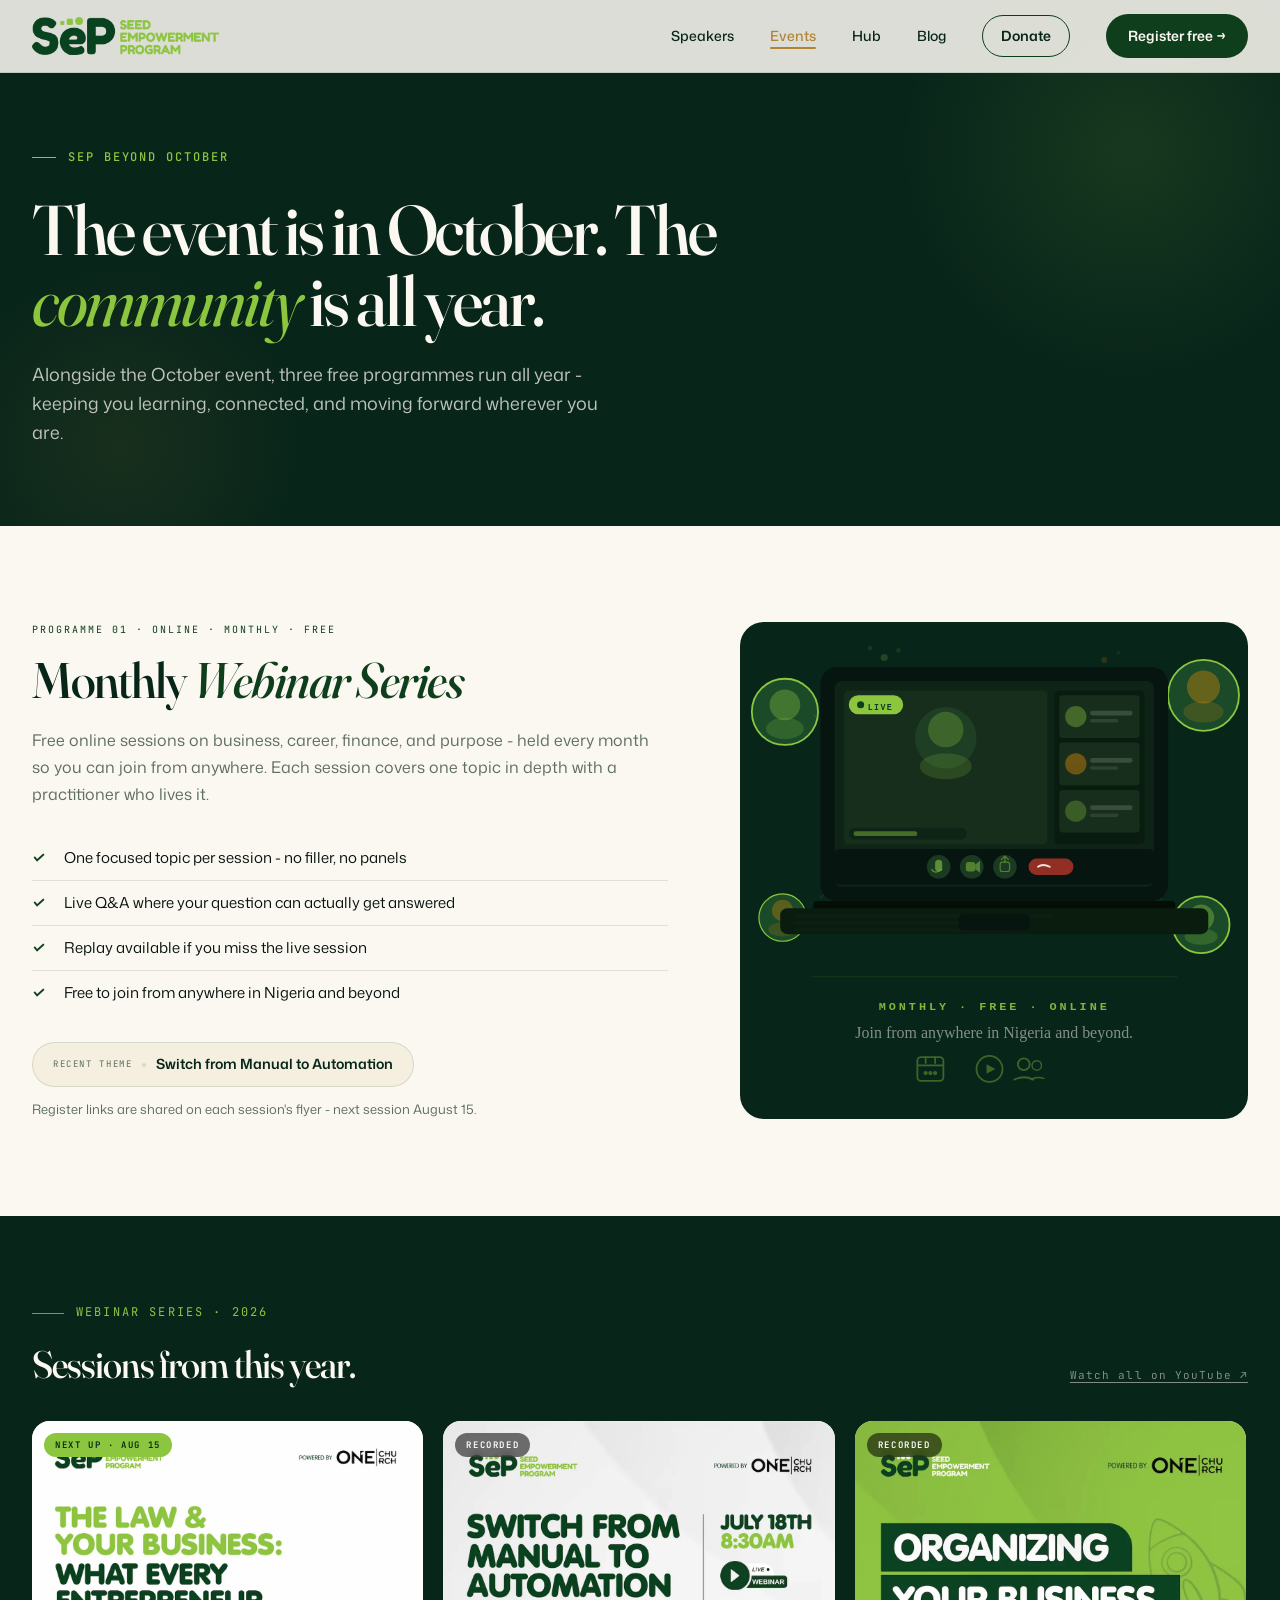
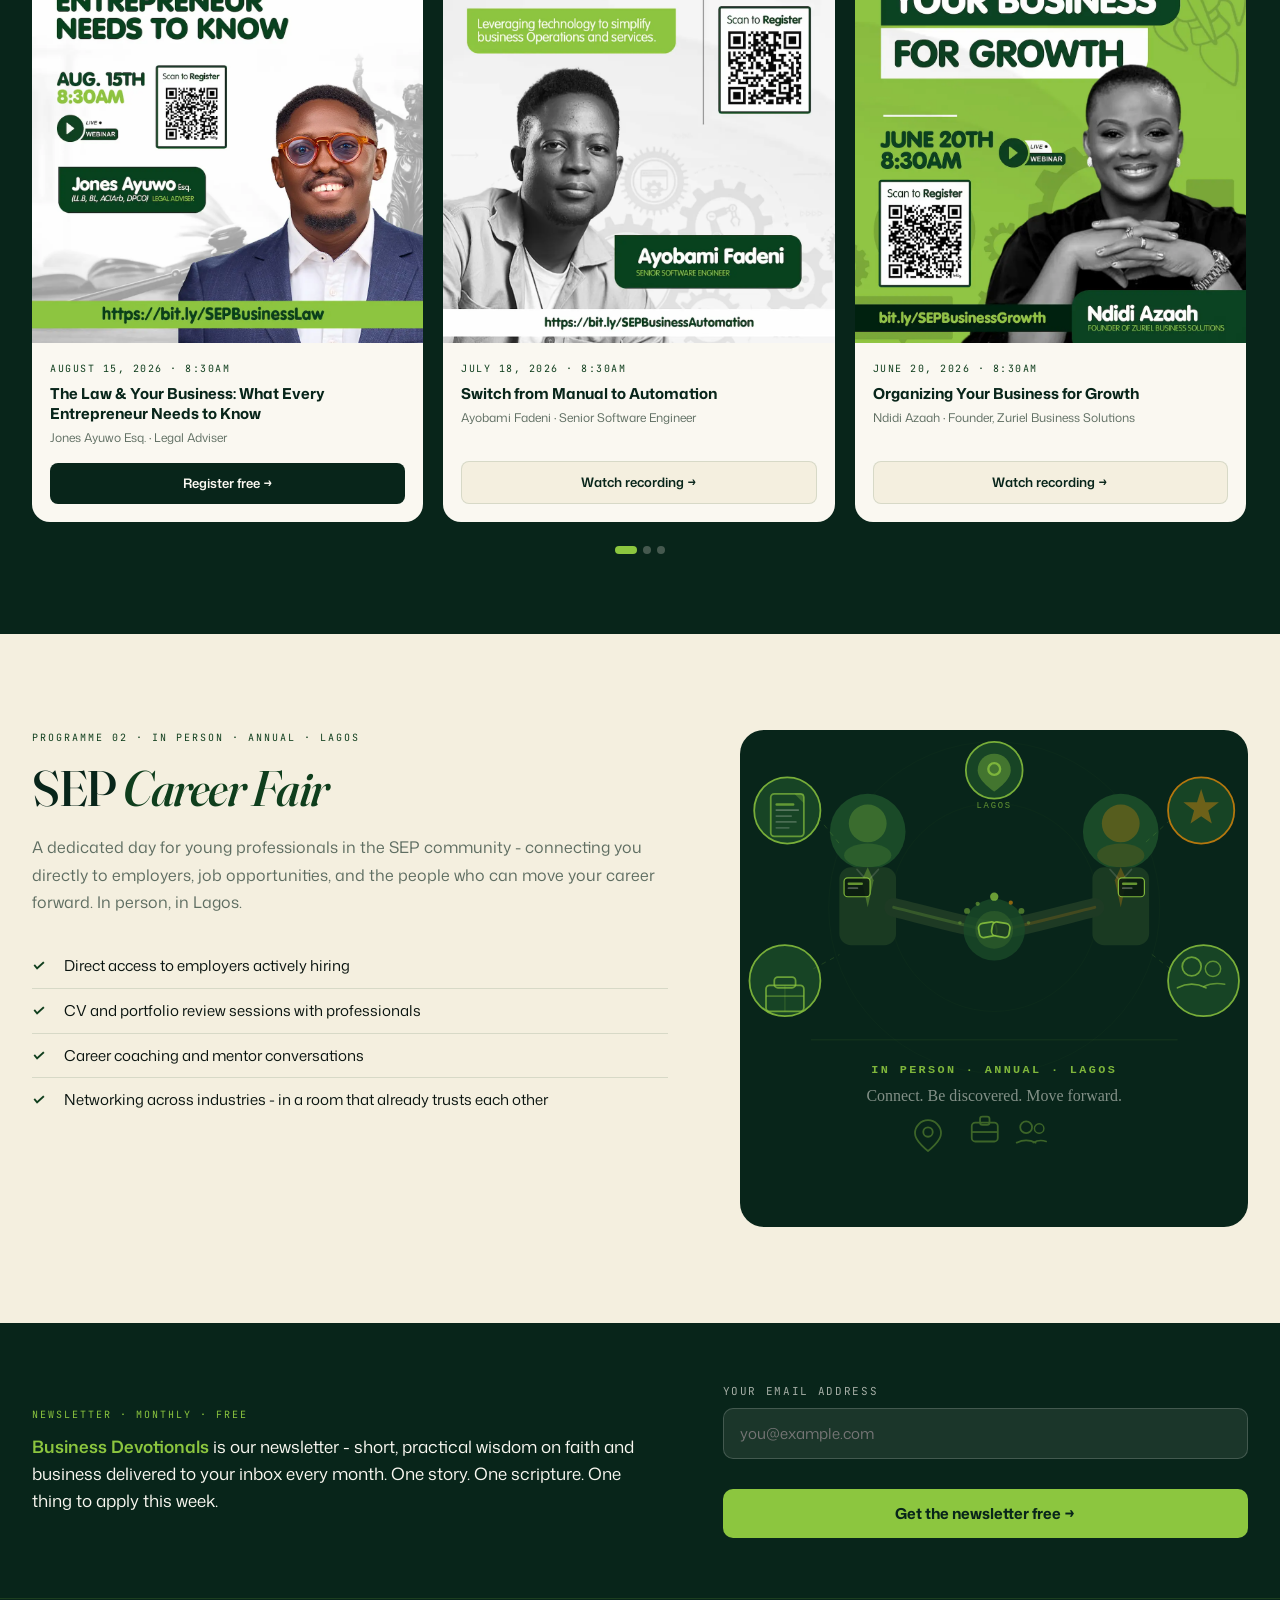
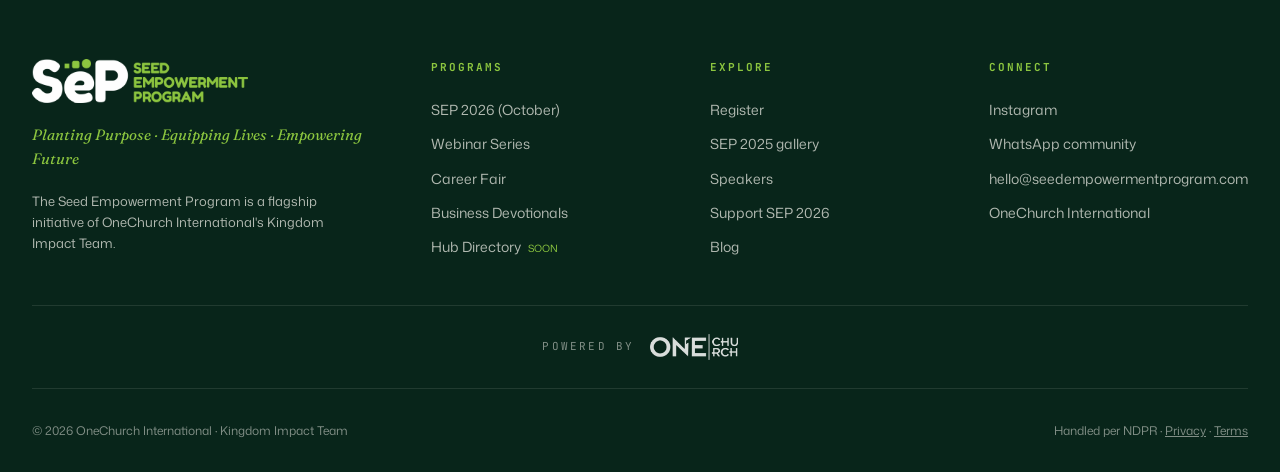
<file: events.html>
<!DOCTYPE html>
<html lang="en">
<head>
<meta charset="UTF-8">
<meta name="viewport" content="width=device-width, initial-scale=1.0">
<title>Free webinars, career fair and more | SEP Lagos</title>
<meta name="description" content="SEP runs all year. Free monthly webinars on business and career, the Career Fair, and the Business Devotionals newsletter - all free, open to everyone.">
<meta name="author" content="OneChurch International · Kingdom Impact Team">
<meta name="robots" content="index, follow">
<meta name="theme-color" content="#0F3E1D">
<link rel="icon" type="image/svg+xml" href="data:image/svg+xml;utf8,<svg xmlns='http://www.w3.org/2000/svg' viewBox='0 0 100 100'><rect width='100' height='100' rx='22' fill='%230F3E1D'/><rect x='24' y='28' width='14' height='14' rx='3' fill='%238CC63F'/><rect x='43' y='26' width='18' height='18' rx='5' fill='%238CC63F'/><rect x='66' y='24' width='22' height='22' rx='11' fill='%238CC63F'/><path d='M66 50 L34 50 C20 50 20 66 50 66 C80 66 80 82 66 82 L34 82' stroke='%23FAF8F1' stroke-width='6' fill='none' stroke-linecap='round'/></svg>">
<link rel="preconnect" href="https://fonts.googleapis.com">
<link rel="preconnect" href="https://fonts.gstatic.com" crossorigin>
<link href="https://fonts.googleapis.com/css2?family=Fraunces:opsz,wght@9..144,400;9..144,500;9..144,600;9..144,700;9..144,900&family=Mona+Sans:wght@400;500;600;700&family=JetBrains+Mono:wght@400;500&display=swap" rel="stylesheet">
<link rel="stylesheet" href="css/main.css">
</head>
<body>

<!-- ============ NAV ============ -->
<nav class="nav">
  <div class="container nav-inner">
    <a href="index.html" class="brand">
      <img src="assets/sep-logo.webp" class="brand-logo" alt="SEP 2026">
    </a>
    <button class="nav-toggle" id="nav-toggle" aria-label="Open menu" aria-expanded="false">
      <svg class="icon-menu" width="22" height="22" viewBox="0 0 24 24" fill="none"><path d="M4 7h16M4 12h16M4 17h16" stroke="currentColor" stroke-width="2" stroke-linecap="round"/></svg>
      <svg class="icon-close" width="22" height="22" viewBox="0 0 24 24" fill="none"><path d="M6 6l12 12M18 6L6 18" stroke="currentColor" stroke-width="2" stroke-linecap="round"/></svg>
    </button>
    <div class="nav-links" id="nav-links">
      <a href="speakers.html">Speakers</a>
      <a href="events.html" aria-current="page">Events</a>
      <a href="hub.html">Hub</a>
      <a href="blog/index.html">Blog</a>
      <a href="donate.html" class="nav-donate">Donate</a>
      <a href="index.html#register" class="nav-cta">Register free →</a>
    </div>
  </div>
</nav>

<!-- ============ PAGE HERO ============ -->
<section class="page-hero">
  <div class="container">
    <div class="page-hero-inner">
      <div class="eyebrow">SEP Beyond October</div>
      <h1>The event is in October. The <em>community</em> is all year.</h1>
      <p class="lead">Alongside the October event, three free programmes run all year - keeping you learning, connected, and moving forward wherever you are.</p>
    </div>
  </div>
</section>

<!-- ============ PROGRAMME 01 - WEBINAR SERIES ============ -->
<!-- Edit this section to update webinar details, themes, and the notification form -->
<section class="program-section" style="background: var(--paper);">
  <div class="container">
    <div class="program-section-inner">

      <div>
        <div class="program-tag">Programme 01 &middot; Online &middot; Monthly &middot; Free</div>
        <h2 class="program-heading">Monthly <em>Webinar Series</em></h2>
        <p class="program-body">Free online sessions on business, career, finance, and purpose - held every month so you can join from anywhere. Each session covers one topic in depth with a practitioner who lives it.</p>

        <ul class="program-points">
          <li>One focused topic per session - no filler, no panels</li>
          <li>Live Q&amp;A where your question can actually get answered</li>
          <li>Replay available if you miss the live session</li>
          <li>Free to join from anywhere in Nigeria and beyond</li>
        </ul>

        <!-- Edit the example theme below - shows "Recent theme" or "Upcoming theme" -->
        <div class="theme-pill">
          <span class="theme-pill-eyebrow">Recent theme</span>
          <span class="theme-pill-dot"></span>
          <span class="theme-pill-name">Switch from Manual to Automation</span>
        </div>
        <p style="font-size: 13px; color: var(--muted); margin-top: 12px;">Register links are shared on each session's flyer - next session August 15.</p>
      </div>

      <div>
        <div class="notify-card" style="padding: 0; overflow: hidden;">
          <svg viewBox="0 0 430 420" fill="none" xmlns="http://www.w3.org/2000/svg" style="width:100%;display:block;" aria-label="Illustration of a live online webinar with participants joining remotely">

            <!-- Floating avatar — top left -->
            <circle cx="38" cy="76" r="28" fill="#1A4A28" stroke="#8CC63F" stroke-width="1.5"/>
            <circle cx="38" cy="70" r="13" fill="#8CC63F" opacity="0.35"/>
            <ellipse cx="38" cy="90" rx="16" ry="9" fill="#8CC63F" opacity="0.2"/>

            <!-- Floating avatar — top right -->
            <circle cx="392" cy="62" r="30" fill="#1A4A28" stroke="#8CC63F" stroke-width="1.5"/>
            <circle cx="392" cy="55" r="14" fill="#D4860C" opacity="0.4"/>
            <ellipse cx="392" cy="76" rx="17" ry="9" fill="#D4860C" opacity="0.2"/>

            <!-- Floating avatar — bottom right -->
            <circle cx="390" cy="256" r="24" fill="#1A4A28" stroke="#8CC63F" stroke-width="1.5"/>
            <circle cx="390" cy="250" r="11" fill="#8CC63F" opacity="0.4"/>
            <ellipse cx="390" cy="266" rx="14" ry="7" fill="#8CC63F" opacity="0.22"/>

            <!-- Floating avatar — bottom left -->
            <circle cx="36" cy="250" r="20" fill="#1A4A28" stroke="#8CC63F" stroke-width="1"/>
            <circle cx="36" cy="244" r="9" fill="#D4860C" opacity="0.35"/>
            <ellipse cx="36" cy="260" rx="12" ry="6" fill="#D4860C" opacity="0.18"/>

            <!-- Dashed connection lines from avatars to laptop -->
            <line x1="62" y1="78" x2="78" y2="95" stroke="#8CC63F" stroke-width="0.8" stroke-dasharray="4 4" opacity="0.25"/>
            <line x1="364" y1="70" x2="352" y2="90" stroke="#8CC63F" stroke-width="0.8" stroke-dasharray="4 4" opacity="0.25"/>
            <line x1="368" y1="246" x2="352" y2="230" stroke="#8CC63F" stroke-width="0.8" stroke-dasharray="4 4" opacity="0.25"/>
            <line x1="56" y1="244" x2="74" y2="228" stroke="#8CC63F" stroke-width="0.8" stroke-dasharray="4 4" opacity="0.2"/>

            <!-- Laptop outer bezel -->
            <rect x="68" y="38" width="294" height="198" rx="14" fill="#061510"/>
            <!-- Screen display -->
            <rect x="80" y="50" width="270" height="174" rx="6" fill="#0D2416"/>

            <!-- Screen: main presenter tile -->
            <rect x="88" y="58" width="172" height="130" rx="4" fill="#172E1C"/>

            <!-- Presenter silhouette (face + shoulders) -->
            <circle cx="174" cy="98" r="26" fill="#1E3F24"/>
            <circle cx="174" cy="91" r="15" fill="#8CC63F" opacity="0.28"/>
            <ellipse cx="174" cy="122" rx="22" ry="11" fill="#8CC63F" opacity="0.18"/>

            <!-- Name bar at bottom of presenter tile -->
            <rect x="92" y="174" width="100" height="10" rx="5" fill="#0D2416"/>
            <rect x="96" y="177" width="54" height="4" rx="2" fill="#8CC63F" opacity="0.45"/>

            <!-- LIVE badge on presenter tile -->
            <rect x="92" y="62" width="46" height="16" rx="8" fill="#8CC63F"/>
            <circle cx="102" cy="70" r="3" fill="#0F3E1D"/>
            <text x="108" y="74" font-family="'SF Mono','Fira Mono',monospace" font-size="7" font-weight="700" fill="#0F3E1D" letter-spacing="1.2">LIVE</text>

            <!-- Screen: side participant panel -->
            <rect x="266" y="58" width="76" height="130" rx="4" fill="#0A1C0F"/>

            <!-- Participant tile 1 -->
            <rect x="270" y="62" width="68" height="36" rx="3" fill="#172E1C"/>
            <circle cx="284" cy="80" r="9" fill="#8CC63F" opacity="0.38"/>
            <rect x="296" y="75" width="36" height="4" rx="2" fill="#FAF8F1" opacity="0.15"/>
            <rect x="296" y="82" width="24" height="3" rx="1.5" fill="#FAF8F1" opacity="0.1"/>

            <!-- Participant tile 2 -->
            <rect x="270" y="102" width="68" height="36" rx="3" fill="#172E1C"/>
            <circle cx="284" cy="120" r="9" fill="#D4860C" opacity="0.45"/>
            <rect x="296" y="115" width="36" height="4" rx="2" fill="#FAF8F1" opacity="0.15"/>
            <rect x="296" y="122" width="24" height="3" rx="1.5" fill="#FAF8F1" opacity="0.1"/>

            <!-- Participant tile 3 -->
            <rect x="270" y="142" width="68" height="36" rx="3" fill="#172E1C"/>
            <circle cx="284" cy="160" r="9" fill="#8CC63F" opacity="0.3"/>
            <rect x="296" y="155" width="36" height="4" rx="2" fill="#FAF8F1" opacity="0.15"/>
            <rect x="296" y="162" width="24" height="3" rx="1.5" fill="#FAF8F1" opacity="0.1"/>

            <!-- Screen controls bar -->
            <rect x="80" y="192" width="270" height="30" rx="4" fill="#061510"/>
            <!-- Mic icon circle -->
            <circle cx="168" cy="207" r="10" fill="#1A3A22"/>
            <rect x="165" y="201" width="6" height="10" rx="3" fill="#8CC63F" opacity="0.6"/>
            <path d="M162 209 Q165 214 171 209" stroke="#8CC63F" stroke-width="1" fill="none" opacity="0.6"/>
            <!-- Video cam icon circle -->
            <circle cx="196" cy="207" r="10" fill="#1A3A22"/>
            <rect x="191" y="203" width="8" height="8" rx="2" fill="#8CC63F" opacity="0.5"/>
            <path d="M199 205 L203 202 L203 212 L199 209 Z" fill="#8CC63F" opacity="0.5"/>
            <!-- Share icon circle -->
            <circle cx="224" cy="207" r="10" fill="#1A3A22"/>
            <rect x="220" y="203" width="8" height="8" rx="2" stroke="#8CC63F" stroke-width="1" fill="none" opacity="0.5"/>
            <path d="M224 203 L224 198 M221 201 L224 198 L227 201" stroke="#8CC63F" stroke-width="1" fill="none" stroke-linecap="round" opacity="0.5"/>
            <!-- End call button -->
            <rect x="244" y="200" width="38" height="14" rx="7" fill="#C0392B" opacity="0.75"/>
            <path d="M252 207 Q256 204 262 207" stroke="#FAF8F1" stroke-width="1.5" fill="none" stroke-linecap="round" opacity="0.9"/>

            <!-- Laptop hinge -->
            <rect x="62" y="236" width="306" height="8" rx="3" fill="#040E07"/>
            <!-- Keyboard base -->
            <rect x="34" y="242" width="362" height="22" rx="6" fill="#0A1C0E"/>
            <!-- Keyboard rows (decorative lines) -->
            <rect x="46" y="247" width="220" height="3" rx="1.5" fill="#122018" opacity="0.7"/>
            <rect x="46" y="253" width="200" height="3" rx="1.5" fill="#122018" opacity="0.7"/>
            <rect x="46" y="259" width="180" height="3" rx="1.5" fill="#122018" opacity="0.5"/>
            <!-- Trackpad -->
            <rect x="185" y="247" width="60" height="14" rx="4" fill="#061510"/>

            <!-- Decorative scatter dots -->
            <circle cx="122" cy="30" r="3" fill="#8CC63F" opacity="0.2"/>
            <circle cx="134" cy="24" r="2" fill="#8CC63F" opacity="0.12"/>
            <circle cx="110" cy="22" r="2" fill="#8CC63F" opacity="0.12"/>
            <circle cx="308" cy="32" r="2.5" fill="#D4860C" opacity="0.18"/>
            <circle cx="320" cy="26" r="1.5" fill="#D4860C" opacity="0.12"/>

            <!-- Divider -->
            <line x1="60" y1="300" x2="370" y2="300" stroke="#8CC63F" stroke-width="0.5" opacity="0.18"/>

            <!-- Caption label -->
            <text x="215" y="328" text-anchor="middle" font-family="'SF Mono','Fira Mono',monospace" font-size="10" font-weight="600" fill="#8CC63F" letter-spacing="2.5" opacity="0.9">MONTHLY · FREE · ONLINE</text>

            <!-- Caption subtext -->
            <text x="215" y="352" text-anchor="middle" font-family="Georgia,'Times New Roman',serif" font-size="13.5" fill="#FAF8F1" opacity="0.5">Join from anywhere in Nigeria and beyond.</text>

            <!-- Bottom icon trio: calendar, play, people -->
            <!-- Calendar -->
            <g transform="translate(150, 368)" opacity="0.4">
              <rect width="22" height="20" rx="3" stroke="#8CC63F" stroke-width="1.5" fill="none"/>
              <line x1="0" y1="7" x2="22" y2="7" stroke="#8CC63F" stroke-width="1.5"/>
              <line x1="7" y1="0" x2="7" y2="5" stroke="#8CC63F" stroke-width="1.5" stroke-linecap="round"/>
              <line x1="15" y1="0" x2="15" y2="5" stroke="#8CC63F" stroke-width="1.5" stroke-linecap="round"/>
              <circle cx="7" cy="13.5" r="1.8" fill="#8CC63F"/>
              <circle cx="11" cy="13.5" r="1.8" fill="#8CC63F"/>
              <circle cx="15" cy="13.5" r="1.8" fill="#8CC63F"/>
            </g>

            <!-- Play button -->
            <g transform="translate(200, 367)" opacity="0.4">
              <circle cx="11" cy="11" r="11" stroke="#8CC63F" stroke-width="1.5" fill="none"/>
              <path d="M8.5 7 L8.5 15 L16 11 Z" fill="#8CC63F"/>
            </g>

            <!-- People icon -->
            <g transform="translate(232, 368)" opacity="0.4">
              <circle cx="8" cy="6" r="5" stroke="#8CC63F" stroke-width="1.5" fill="none"/>
              <path d="M0 19 Q8 15 16 19" stroke="#8CC63F" stroke-width="1.5" fill="none" stroke-linecap="round"/>
              <circle cx="19" cy="7" r="4" stroke="#8CC63F" stroke-width="1.2" fill="none"/>
              <path d="M14 19 Q19 16 25 18" stroke="#8CC63F" stroke-width="1.2" fill="none" stroke-linecap="round"/>
            </g>

          </svg>
        </div>
      </div>

    </div>
  </div>
</section>

<!-- ============ WEBINAR SESSIONS CAROUSEL ============ -->
<!-- To add a new session: copy one .webinar-card block, update the image src, date, title, speaker, and CTA.
     Past sessions: use class="webinar-card-cta cta-watch" linking to the YouTube channel.
     Upcoming sessions: use class="webinar-card-cta cta-register" linking to the registration link.
     Replace [SEP-YOUTUBE-PLACEHOLDER] with the real YouTube channel URL before going live. -->
<section style="padding: 80px 0; background: var(--forest-deep);">
  <div class="container">
    <div class="webinar-carousel-header">
      <div>
        <div class="section-label" style="color: var(--lime);">Webinar Series · 2026</div>
        <h2 style="font-family: var(--font-display); font-size: clamp(26px, 3vw, 40px); font-weight: 500; color: var(--paper); letter-spacing: -0.025em; line-height: 1.1; margin: 0; font-variation-settings: 'opsz' 144;">Sessions from this year.</h2>
      </div>
      <!-- Replace [SEP-YOUTUBE-PLACEHOLDER] with the real channel URL -->
      <a href="[SEP-YOUTUBE-PLACEHOLDER]" target="_blank" rel="noopener" style="font-family: var(--font-mono); font-size: 11px; letter-spacing: 0.1em; color: rgba(250,248,241,.5); text-decoration: underline; text-underline-offset: 3px; white-space: nowrap; flex-shrink: 0;">Watch all on YouTube &#8599;</a>
    </div>

    <div class="webinar-track-wrap">
      <div class="webinar-track" id="webinar-track">

        <!-- UPCOMING — August 15 -->
        <div class="webinar-card">
          <div class="webinar-card-img">
            <img src="assets/webinars/webinar-business-law.webp" alt="The Law and Your Business - August 15 webinar flyer" loading="lazy">
            <span class="webinar-card-pill next-up">Next Up &middot; Aug 15</span>
          </div>
          <div class="webinar-card-body">
            <div class="webinar-card-date">August 15, 2026 &middot; 8:30am</div>
            <div class="webinar-card-title">The Law &amp; Your Business: What Every Entrepreneur Needs to Know</div>
            <div class="webinar-card-speaker">Jones Ayuwo Esq. &middot; Legal Adviser</div>
            <a href="https://bit.ly/SEPBusinessLaw" target="_blank" rel="noopener" class="webinar-card-cta cta-register">Register free &#8594;</a>
          </div>
        </div>

        <!-- PAST — July 18 -->
        <div class="webinar-card">
          <div class="webinar-card-img">
            <img src="assets/webinars/webinar-automation.webp" alt="Switch from Manual to Automation - July 18 webinar flyer" loading="lazy">
            <span class="webinar-card-pill recorded">Recorded</span>
          </div>
          <div class="webinar-card-body">
            <div class="webinar-card-date">July 18, 2026 &middot; 8:30am</div>
            <div class="webinar-card-title">Switch from Manual to Automation</div>
            <div class="webinar-card-speaker">Ayobami Fadeni &middot; Senior Software Engineer</div>
            <a href="https://youtu.be/mzcAZAC_kdQ" target="_blank" rel="noopener" class="webinar-card-cta cta-watch">Watch recording &#8594;</a>
          </div>
        </div>

        <!-- PAST — June 20 -->
        <div class="webinar-card">
          <div class="webinar-card-img">
            <img src="assets/webinars/webinar-business-growth.webp" alt="Organizing Your Business for Growth - June webinar flyer" loading="lazy">
            <span class="webinar-card-pill recorded">Recorded</span>
          </div>
          <div class="webinar-card-body">
            <div class="webinar-card-date">June 20, 2026 &middot; 8:30am</div>
            <div class="webinar-card-title">Organizing Your Business for Growth</div>
            <div class="webinar-card-speaker">Ndidi Azaah &middot; Founder, Zuriel Business Solutions</div>
            <a href="https://youtu.be/dYa3lbhPGWI" target="_blank" rel="noopener" class="webinar-card-cta cta-watch">Watch recording &#8594;</a>
          </div>
        </div>

        <!-- PAST — May 16 -->
        <div class="webinar-card">
          <div class="webinar-card-img">
            <img src="assets/webinars/webinar-loans-grants.webp" alt="Accessing Loans and Grants for Your Business - May webinar flyer" loading="lazy">
            <span class="webinar-card-pill recorded">Recorded</span>
          </div>
          <div class="webinar-card-body">
            <div class="webinar-card-date">May 16, 2026 &middot; 8:30am</div>
            <div class="webinar-card-title">Accessing Loans and Grants for Your Business</div>
            <div class="webinar-card-speaker">Victoria Duru &middot; CEO, Wakamedics</div>
            <a href="https://youtu.be/vKcyhZaI524" target="_blank" rel="noopener" class="webinar-card-cta cta-watch">Watch recording &#8594;</a>
          </div>
        </div>

        <!-- PAST — January 24 -->
        <div class="webinar-card">
          <div class="webinar-card-img">
            <img src="assets/webinars/webinar-tax-law.webp" alt="Understanding the New Tax Law - January webinar flyer" loading="lazy">
            <span class="webinar-card-pill recorded">Recorded</span>
          </div>
          <div class="webinar-card-body">
            <div class="webinar-card-date">January 24, 2026 &middot; 8:30am</div>
            <div class="webinar-card-title">Understanding the New Tax Law</div>
            <div class="webinar-card-speaker">Mena Ujiri &middot; Tax Consultant, AccountsandData</div>
            <a href="https://youtu.be/E_YytU2KLwI" target="_blank" rel="noopener" class="webinar-card-cta cta-watch">Watch recording &#8594;</a>
          </div>
        </div>

      </div>
    </div>
  </div>
</section>

<!-- ============ PROGRAMME 02 - CAREER FAIR ============ -->
<!-- Edit this section to update career fair dates, details, and the notification form -->
<section class="program-section" style="background: var(--paper-warm);">
  <div class="container">
    <div class="program-section-inner">

      <div>
        <div class="program-tag">Programme 02 &middot; In Person &middot; Annual &middot; Lagos</div>
        <h2 class="program-heading">SEP <em>Career Fair</em></h2>
        <p class="program-body">A dedicated day for young professionals in the SEP community - connecting you directly to employers, job opportunities, and the people who can move your career forward. In person, in Lagos.</p>

        <ul class="program-points">
          <li>Direct access to employers actively hiring</li>
          <li>CV and portfolio review sessions with professionals</li>
          <li>Career coaching and mentor conversations</li>
          <li>Networking across industries - in a room that already trusts each other</li>
        </ul>
      </div>

      <div>
        <div class="notify-card" style="padding: 0; overflow: hidden;">
          <svg viewBox="0 0 430 420" fill="none" xmlns="http://www.w3.org/2000/svg" style="width:100%;display:block;" aria-label="Illustration of two professionals meeting at a career fair in Lagos">

            <!-- Subtle radial rings -->
            <circle cx="215" cy="150" r="140" stroke="#8CC63F" stroke-width="0.5" fill="none" opacity="0.06"/>
            <circle cx="215" cy="150" r="88" stroke="#8CC63F" stroke-width="0.5" fill="none" opacity="0.05"/>

            <!-- LEFT PERSON (lime-accented) -->
            <circle cx="108" cy="86" r="32" fill="#1A4A28"/>
            <circle cx="108" cy="79" r="16" fill="#8CC63F" opacity="0.28"/>
            <ellipse cx="108" cy="106" rx="20" ry="10" fill="#8CC63F" opacity="0.16"/>
            <!-- Suit body -->
            <rect x="84" y="116" width="48" height="66" rx="10" fill="#1A3A22"/>
            <!-- Tie -->
            <path d="M108 116 L103 127 L108 150 L113 127 Z" fill="#8CC63F" opacity="0.38"/>
            <!-- Collar lines -->
            <line x1="99" y1="118" x2="108" y2="128" stroke="#FAF8F1" stroke-width="1.5" opacity="0.14" stroke-linecap="round"/>
            <line x1="117" y1="118" x2="108" y2="128" stroke="#FAF8F1" stroke-width="1.5" opacity="0.14" stroke-linecap="round"/>
            <!-- Name badge -->
            <rect x="88" y="125" width="22" height="16" rx="3" fill="#0A1C0F" stroke="#8CC63F" stroke-width="1" opacity="0.9"/>
            <rect x="91" y="129" width="13" height="2" rx="1" fill="#8CC63F" opacity="0.7"/>
            <rect x="91" y="133" width="9" height="1.5" rx="0.75" fill="#FAF8F1" opacity="0.28"/>
            <!-- Arm reaching right -->
            <path d="M130 150 C158 157 180 163 208 169" stroke="#1E3A24" stroke-width="16" stroke-linecap="round" fill="none"/>
            <path d="M130 150 C158 157 180 163 208 169" stroke="#8CC63F" stroke-width="2.5" stroke-linecap="round" fill="none" opacity="0.22"/>

            <!-- RIGHT PERSON (amber-accented) -->
            <circle cx="322" cy="86" r="32" fill="#1A4A28"/>
            <circle cx="322" cy="79" r="16" fill="#D4860C" opacity="0.32"/>
            <ellipse cx="322" cy="106" rx="20" ry="10" fill="#D4860C" opacity="0.16"/>
            <!-- Suit body -->
            <rect x="298" y="116" width="48" height="66" rx="10" fill="#1A3A22"/>
            <!-- Tie -->
            <path d="M322 116 L317 127 L322 150 L327 127 Z" fill="#D4860C" opacity="0.32"/>
            <!-- Collar lines -->
            <line x1="313" y1="118" x2="322" y2="128" stroke="#FAF8F1" stroke-width="1.5" opacity="0.14" stroke-linecap="round"/>
            <line x1="331" y1="118" x2="322" y2="128" stroke="#FAF8F1" stroke-width="1.5" opacity="0.14" stroke-linecap="round"/>
            <!-- Name badge -->
            <rect x="320" y="125" width="22" height="16" rx="3" fill="#0A1C0F" stroke="#8CC63F" stroke-width="1" opacity="0.9"/>
            <rect x="323" y="129" width="13" height="2" rx="1" fill="#8CC63F" opacity="0.7"/>
            <rect x="323" y="133" width="9" height="1.5" rx="0.75" fill="#FAF8F1" opacity="0.28"/>
            <!-- Arm reaching left -->
            <path d="M300 150 C272 157 250 163 222 169" stroke="#1E3A24" stroke-width="16" stroke-linecap="round" fill="none"/>
            <path d="M300 150 C272 157 250 163 222 169" stroke="#D4860C" stroke-width="2.5" stroke-linecap="round" fill="none" opacity="0.2"/>

            <!-- HANDSHAKE CENTRE -->
            <circle cx="215" cy="169" r="26" fill="#1A4A28" opacity="0.8"/>
            <circle cx="215" cy="169" r="16" fill="#8CC63F" opacity="0.14"/>
            <!-- Hands (two overlapping rounded rects) -->
            <rect x="202" y="163" width="15" height="12" rx="4" fill="#1E4A28" stroke="#8CC63F" stroke-width="1.5" opacity="0.85" transform="rotate(-10 209 169)"/>
            <rect x="213" y="163" width="15" height="12" rx="4" fill="#1A3A22" stroke="#8CC63F" stroke-width="1.5" opacity="0.85" transform="rotate(10 221 169)"/>
            <!-- Sparkle particles -->
            <circle cx="215" cy="141" r="3.5" fill="#8CC63F" opacity="0.75"/>
            <circle cx="238" cy="153" r="2.5" fill="#8CC63F" opacity="0.5"/>
            <circle cx="192" cy="153" r="2.5" fill="#8CC63F" opacity="0.5"/>
            <circle cx="229" cy="146" r="1.8" fill="#D4860C" opacity="0.65"/>
            <circle cx="201" cy="147" r="1.8" fill="#8CC63F" opacity="0.5"/>
            <circle cx="244" cy="163" r="1.5" fill="#8CC63F" opacity="0.3"/>
            <circle cx="186" cy="163" r="1.5" fill="#8CC63F" opacity="0.3"/>

            <!-- FLOATING ICON BUBBLES -->

            <!-- CV / Document — top left -->
            <circle cx="40" cy="68" r="28" fill="#1A4A28" stroke="#8CC63F" stroke-width="1.5" opacity="0.85"/>
            <rect x="26" y="54" width="28" height="36" rx="3" fill="none" stroke="#8CC63F" stroke-width="1.5" opacity="0.65"/>
            <!-- Page fold corner -->
            <path d="M46 54 L54 54 L54 62 L46 54 Z" fill="#8CC63F" opacity="0.3"/>
            <rect x="30" y="62" width="16" height="2" rx="1" fill="#8CC63F" opacity="0.65"/>
            <rect x="30" y="67" width="20" height="1.5" rx="0.75" fill="#FAF8F1" opacity="0.28"/>
            <rect x="30" y="72" width="14" height="1.5" rx="0.75" fill="#FAF8F1" opacity="0.22"/>
            <rect x="30" y="77" width="18" height="1.5" rx="0.75" fill="#FAF8F1" opacity="0.22"/>
            <rect x="30" y="82" width="12" height="1.5" rx="0.75" fill="#FAF8F1" opacity="0.18"/>

            <!-- Location pin — top centre -->
            <circle cx="215" cy="34" r="24" fill="#1A4A28" stroke="#8CC63F" stroke-width="1.5" opacity="0.85"/>
            <path d="M215 20 C207 20 201 26 201 34 C201 43 215 52 215 52 C215 52 229 43 229 34 C229 26 223 20 215 20 Z" fill="#8CC63F" opacity="0.38"/>
            <circle cx="215" cy="33" r="5" fill="none" stroke="#8CC63F" stroke-width="2" opacity="0.8"/>
            <text x="215" y="66" text-anchor="middle" font-family="'SF Mono','Fira Mono',monospace" font-size="7.5" fill="#8CC63F" opacity="0.7" letter-spacing="1.5">LAGOS</text>

            <!-- Star / opportunity — top right -->
            <circle cx="390" cy="68" r="28" fill="#1A4A28" stroke="#D4860C" stroke-width="1.5" opacity="0.85"/>
            <path d="M390 50 L393.5 61 L405 61 L396 68 L399 79 L390 73 L381 79 L384 68 L375 61 L386.5 61 Z" fill="#D4860C" opacity="0.45"/>

            <!-- Briefcase — bottom left -->
            <circle cx="38" cy="212" r="30" fill="#1A4A28" stroke="#8CC63F" stroke-width="1.5" opacity="0.85"/>
            <rect x="22" y="216" width="32" height="22" rx="3" fill="none" stroke="#8CC63F" stroke-width="1.5" opacity="0.7"/>
            <rect x="29" y="209" width="18" height="9" rx="3" fill="none" stroke="#8CC63F" stroke-width="1.5" opacity="0.7"/>
            <line x1="22" y1="225" x2="54" y2="225" stroke="#8CC63F" stroke-width="1.5" opacity="0.4"/>
            <line x1="38" y1="216" x2="38" y2="238" stroke="#8CC63F" stroke-width="1" opacity="0.22"/>

            <!-- People / community — bottom right -->
            <circle cx="392" cy="212" r="30" fill="#1A4A28" stroke="#8CC63F" stroke-width="1.5" opacity="0.85"/>
            <circle cx="382" cy="200" r="8" fill="none" stroke="#8CC63F" stroke-width="1.5" opacity="0.7"/>
            <path d="M370 218 Q382 212 394 218" stroke="#8CC63F" stroke-width="1.5" fill="none" stroke-linecap="round" opacity="0.7"/>
            <circle cx="400" cy="202" r="6.5" fill="none" stroke="#8CC63F" stroke-width="1.2" opacity="0.6"/>
            <path d="M392 217 Q400 213 410 215" stroke="#8CC63F" stroke-width="1.2" fill="none" stroke-linecap="round" opacity="0.6"/>

            <!-- Dashed connection lines from icon bubbles toward the figures -->
            <line x1="66" y1="74" x2="84" y2="96" stroke="#8CC63F" stroke-width="0.8" stroke-dasharray="4 4" opacity="0.2"/>
            <line x1="364" y1="76" x2="342" y2="96" stroke="#8CC63F" stroke-width="0.8" stroke-dasharray="4 4" opacity="0.2"/>
            <line x1="62" y1="202" x2="84" y2="190" stroke="#8CC63F" stroke-width="0.8" stroke-dasharray="4 4" opacity="0.18"/>
            <line x1="364" y1="202" x2="346" y2="188" stroke="#8CC63F" stroke-width="0.8" stroke-dasharray="4 4" opacity="0.18"/>

            <!-- Bottom divider -->
            <line x1="60" y1="262" x2="370" y2="262" stroke="#8CC63F" stroke-width="0.5" opacity="0.18"/>

            <!-- Caption label -->
            <text x="215" y="290" text-anchor="middle" font-family="'SF Mono','Fira Mono',monospace" font-size="10" font-weight="600" fill="#8CC63F" letter-spacing="2" opacity="0.9">IN PERSON · ANNUAL · LAGOS</text>

            <!-- Caption subtext -->
            <text x="215" y="314" text-anchor="middle" font-family="Georgia,'Times New Roman',serif" font-size="13.5" fill="#FAF8F1" opacity="0.5">Connect. Be discovered. Move forward.</text>

            <!-- Bottom icon trio: location, briefcase, people -->
            <g transform="translate(148, 330)" opacity="0.4">
              <path d="M11 0 C5 0 0 5 0 11 C0 18 11 26 11 26 C11 26 22 18 22 11 C22 5 17 0 11 0 Z" stroke="#8CC63F" stroke-width="1.5" fill="none"/>
              <circle cx="11" cy="10" r="4" stroke="#8CC63F" stroke-width="1.5" fill="none"/>
            </g>
            <g transform="translate(196, 332)" opacity="0.4">
              <rect width="22" height="16" rx="3" stroke="#8CC63F" stroke-width="1.5" fill="none"/>
              <rect x="7" y="-5" width="8" height="7" rx="2" stroke="#8CC63F" stroke-width="1.5" fill="none"/>
              <line x1="0" y1="8" x2="22" y2="8" stroke="#8CC63F" stroke-width="1.5"/>
            </g>
            <g transform="translate(234, 330)" opacity="0.4">
              <circle cx="8" cy="6" r="5" stroke="#8CC63F" stroke-width="1.5" fill="none"/>
              <path d="M0 19 Q8 15 16 19" stroke="#8CC63F" stroke-width="1.5" fill="none" stroke-linecap="round"/>
              <circle cx="19" cy="7" r="4" stroke="#8CC63F" stroke-width="1.2" fill="none"/>
              <path d="M14 19 Q19 16 25 18" stroke="#8CC63F" stroke-width="1.2" fill="none" stroke-linecap="round"/>
            </g>

          </svg>
        </div>
      </div>

    </div>
  </div>
</section>

<!-- ============ BUSINESS DEVOTIONALS BANNER ============ -->
<!-- Edit the text and form below. This form is live - emails go to Netlify. -->
<section class="devos-banner">
  <div class="container">
    <div class="devos-banner-inner">
      <div>
        <div class="devos-banner-label">Newsletter &middot; Monthly &middot; Free</div>
        <p class="devos-banner-text"><strong>Business Devotionals</strong> is our newsletter - short, practical wisdom on faith and business delivered to your inbox every month. One story. One scripture. One thing to apply this week.</p>
      </div>
      <div>
        <form id="devos-banner-form" name="business-devotionals" method="POST" data-netlify="true">
          <input type="hidden" name="form-name" value="business-devotionals">
          <div class="form-row">
            <label class="form-label" for="devos-email" style="color: rgba(250,248,241,.65);">Your email address</label>
            <input type="email" id="devos-email" name="email" class="form-input" required placeholder="you@example.com"
              style="background: rgba(250,248,241,.08); border-color: rgba(250,248,241,.18); color: var(--paper);">
          </div>
          <button type="submit" class="btn btn-lime" style="width: 100%; margin-top: 12px;">Get the newsletter free →</button>
        </form>
        <div id="devos-banner-success" class="notify-success" style="padding-top: 16px;">✓ You're on the list. We'll send the next issue your way.</div>
      </div>
    </div>
  </div>
</section>

<!-- ============ FOOTER ============ -->
<footer class="footer">
  <div class="container">
    <div class="footer-grid">
      <div>
        <img src="assets/sep-logo-footer.webp" alt="SEP" class="footer-logo">
        <div class="footer-tag">Planting Purpose · Equipping Lives · Empowering Future</div>
        <div class="footer-desc">The Seed Empowerment Program is a flagship initiative of OneChurch International's Kingdom Impact Team.</div>
      </div>
      <div class="footer-col">
        <h5>Programs</h5>
        <ul>
          <li><a href="index.html#register">SEP 2026 (October)</a></li>
          <li><a href="events.html">Webinar Series</a></li>
          <li><a href="events.html">Career Fair</a></li>
          <li><a href="events.html">Business Devotionals</a></li>
          <li><a href="hub.html">Hub Directory <span style="color: var(--lime); font-size: 10px; margin-left: 4px;">SOON</span></a></li>
        </ul>
      </div>
      <div class="footer-col">
        <h5>Explore</h5>
        <ul>
          <li><a href="index.html#register">Register</a></li>
          <li><a href="index.html#gallery">SEP 2025 gallery</a></li>
          <li><a href="speakers.html">Speakers</a></li>
          <li><a href="donate.html">Support SEP 2026</a></li>
          <li><a href="blog/index.html">Blog</a></li>
        </ul>
      </div>
      <div class="footer-col">
        <h5>Connect</h5>
        <ul>
          <li><a href="https://www.instagram.com/sep_hub/" target="_blank" rel="noopener noreferrer">Instagram</a></li>
          <li><a href="https://chat.whatsapp.com/DVvRWMQHClVAJWjG0R13qC" target="_blank" rel="noopener noreferrer">WhatsApp community</a></li>
          <li><a href="mailto:hello@seedempowermentprogram.com">hello@seedempowermentprogram.com</a></li>
          <li><a href="https://www.onechurchng.org/" target="_blank" rel="noopener noreferrer">OneChurch International</a></li>
        </ul>
      </div>
    </div>
    <div class="powered-by">
      <span class="powered-by-label">Powered by</span>
      <a href="https://www.onechurchng.org/" target="_blank" rel="noopener noreferrer" class="powered-by-link" aria-label="OneChurch International">
        <img src="assets/onechurch-logo.webp" alt="OneChurch International" class="powered-by-logo">
      </a>
    </div>
    <div class="footer-bottom">
      <div>© 2026 OneChurch International · Kingdom Impact Team</div>
      <div>Handled per NDPR · <a href="#" style="color: inherit; text-decoration: underline;">Privacy</a> · <a href="#" style="color: inherit; text-decoration: underline;">Terms</a></div>
    </div>
  </div>
</footer>

<script src="js/devotionals.js"></script>
<script src="js/main.js"></script>
</body>
</html>
</file>
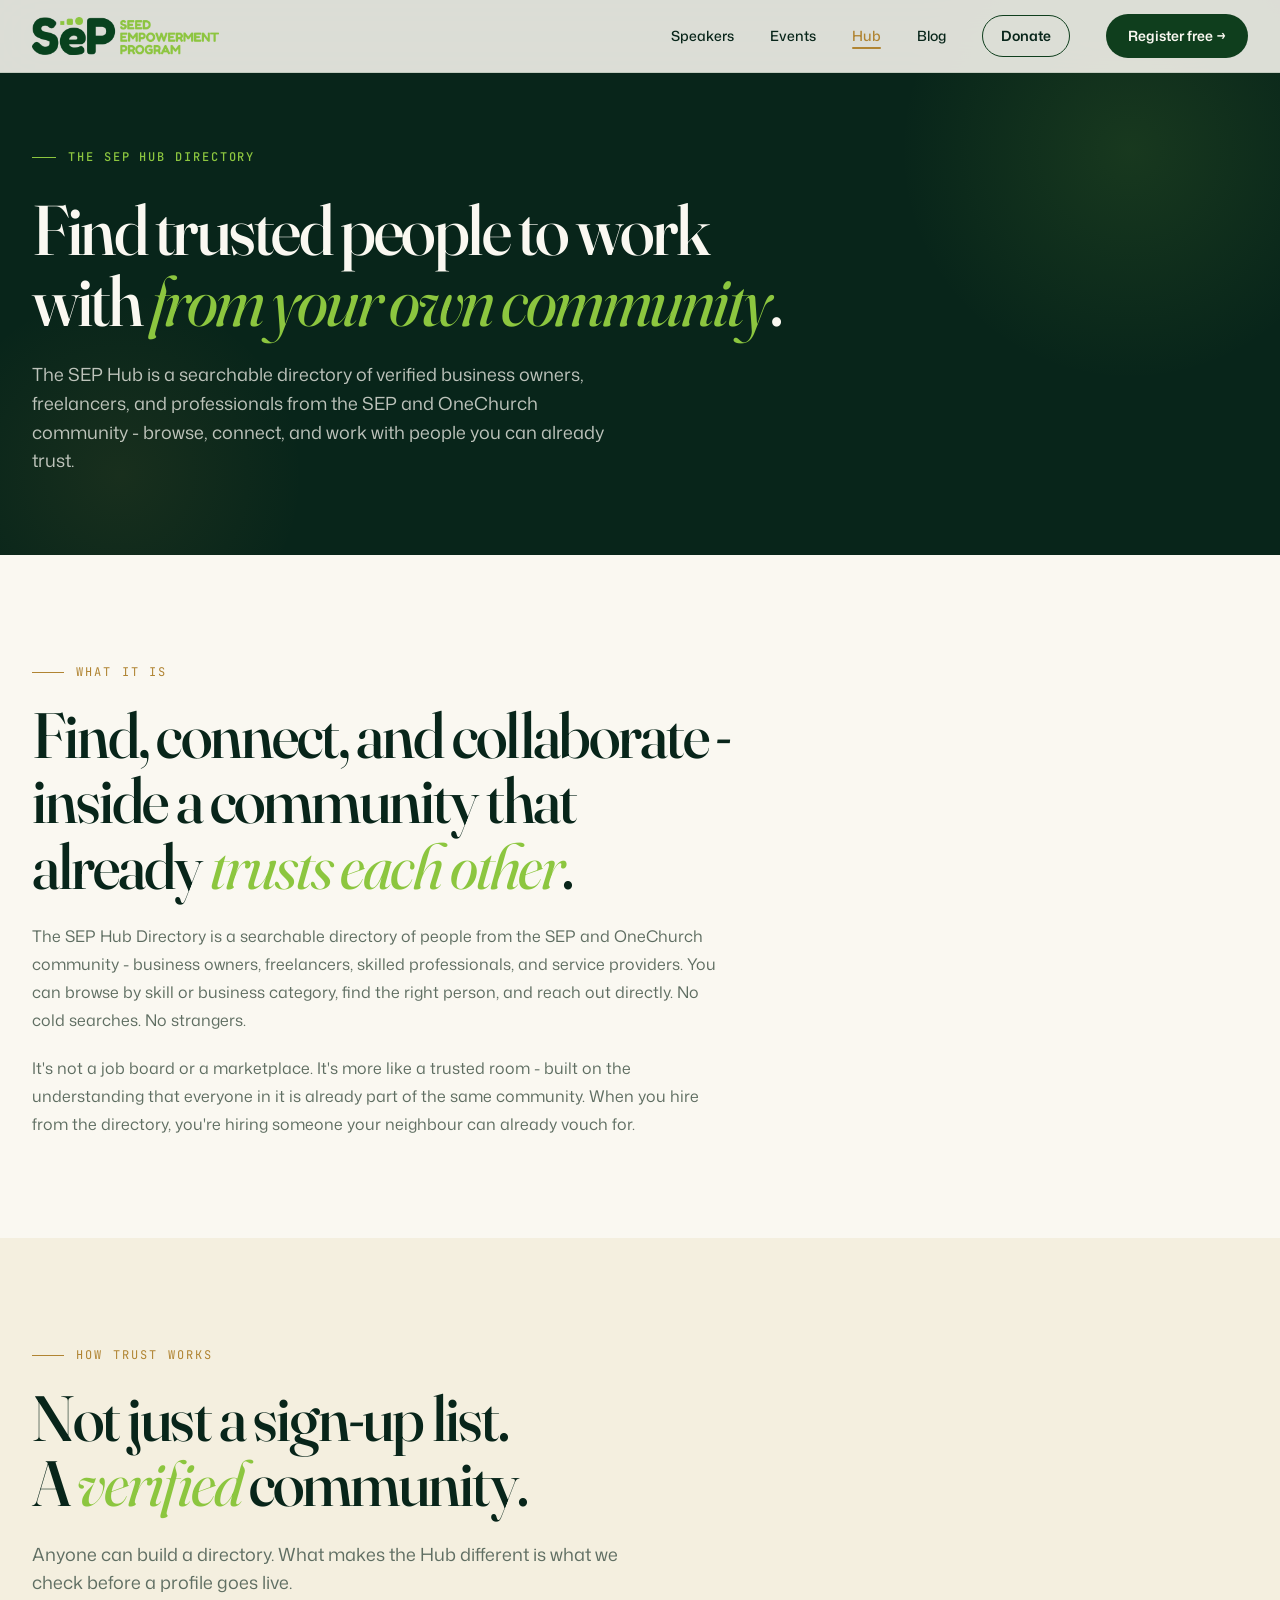
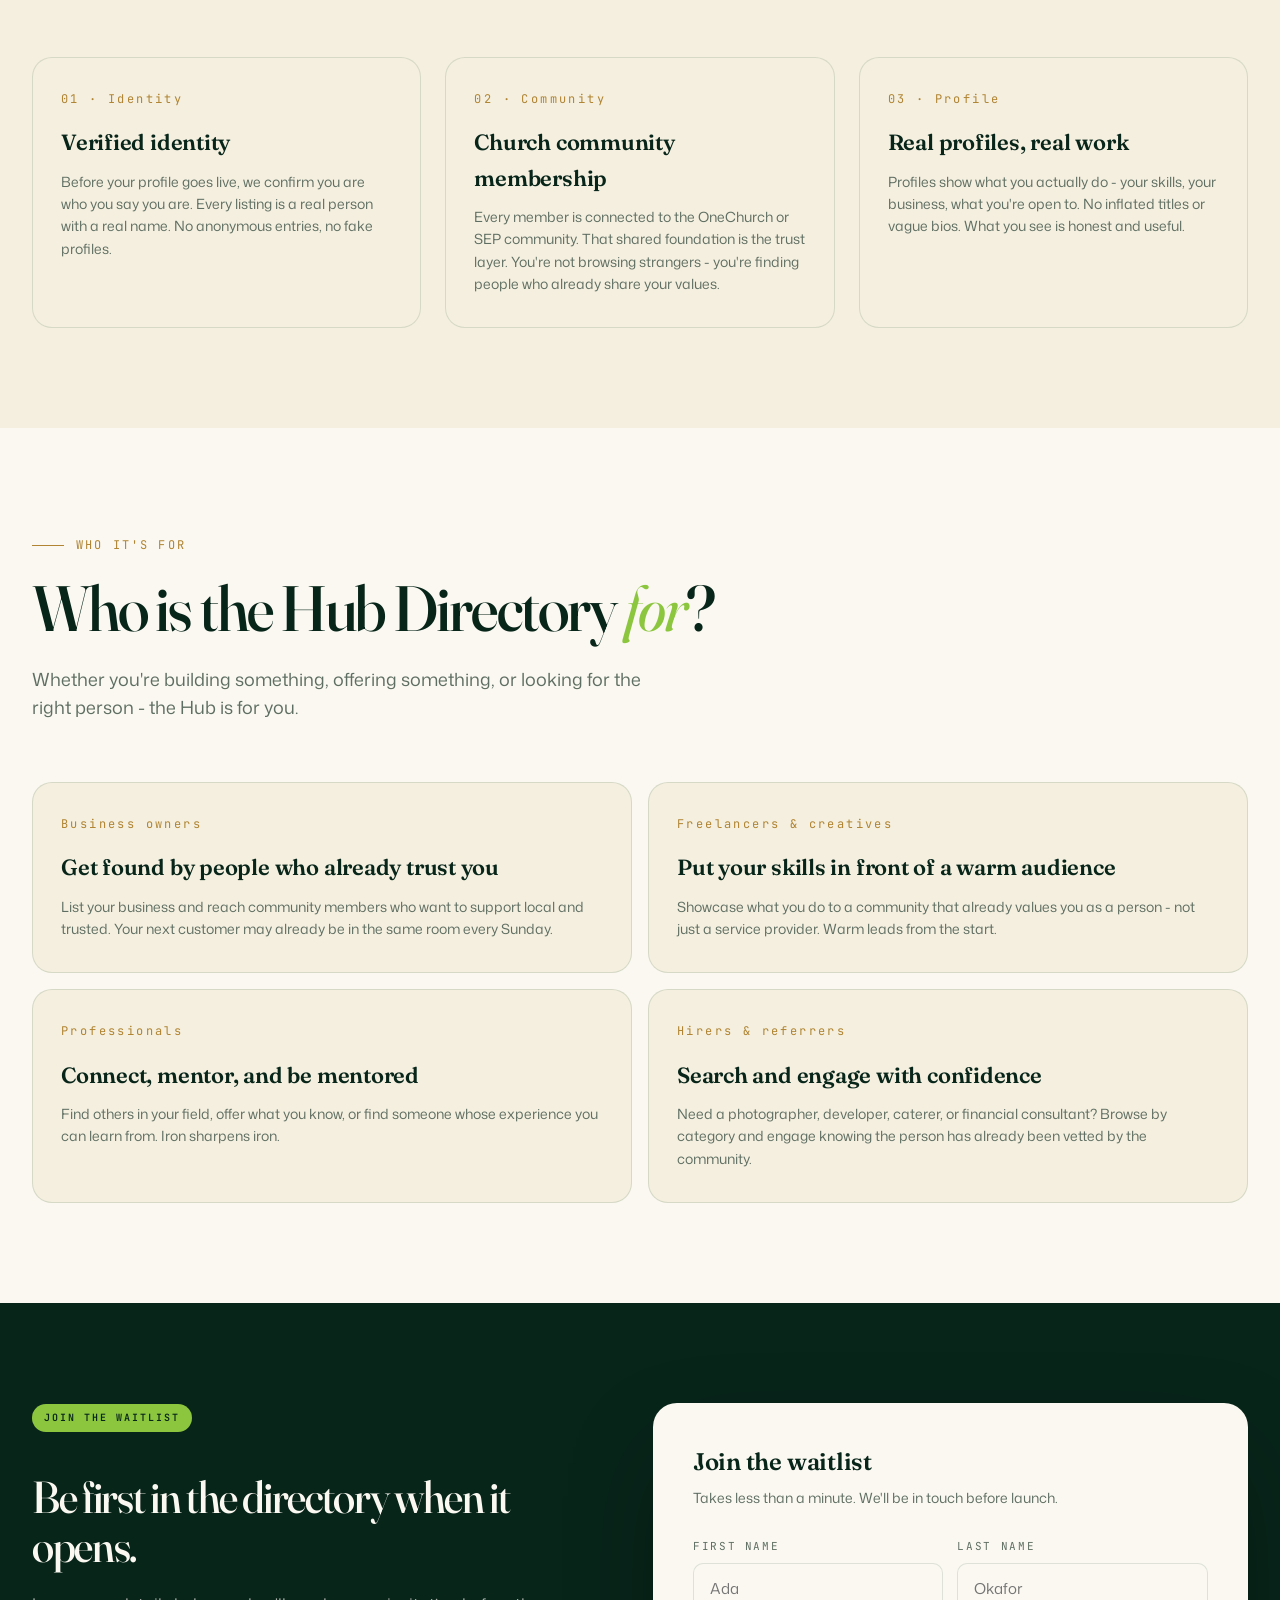
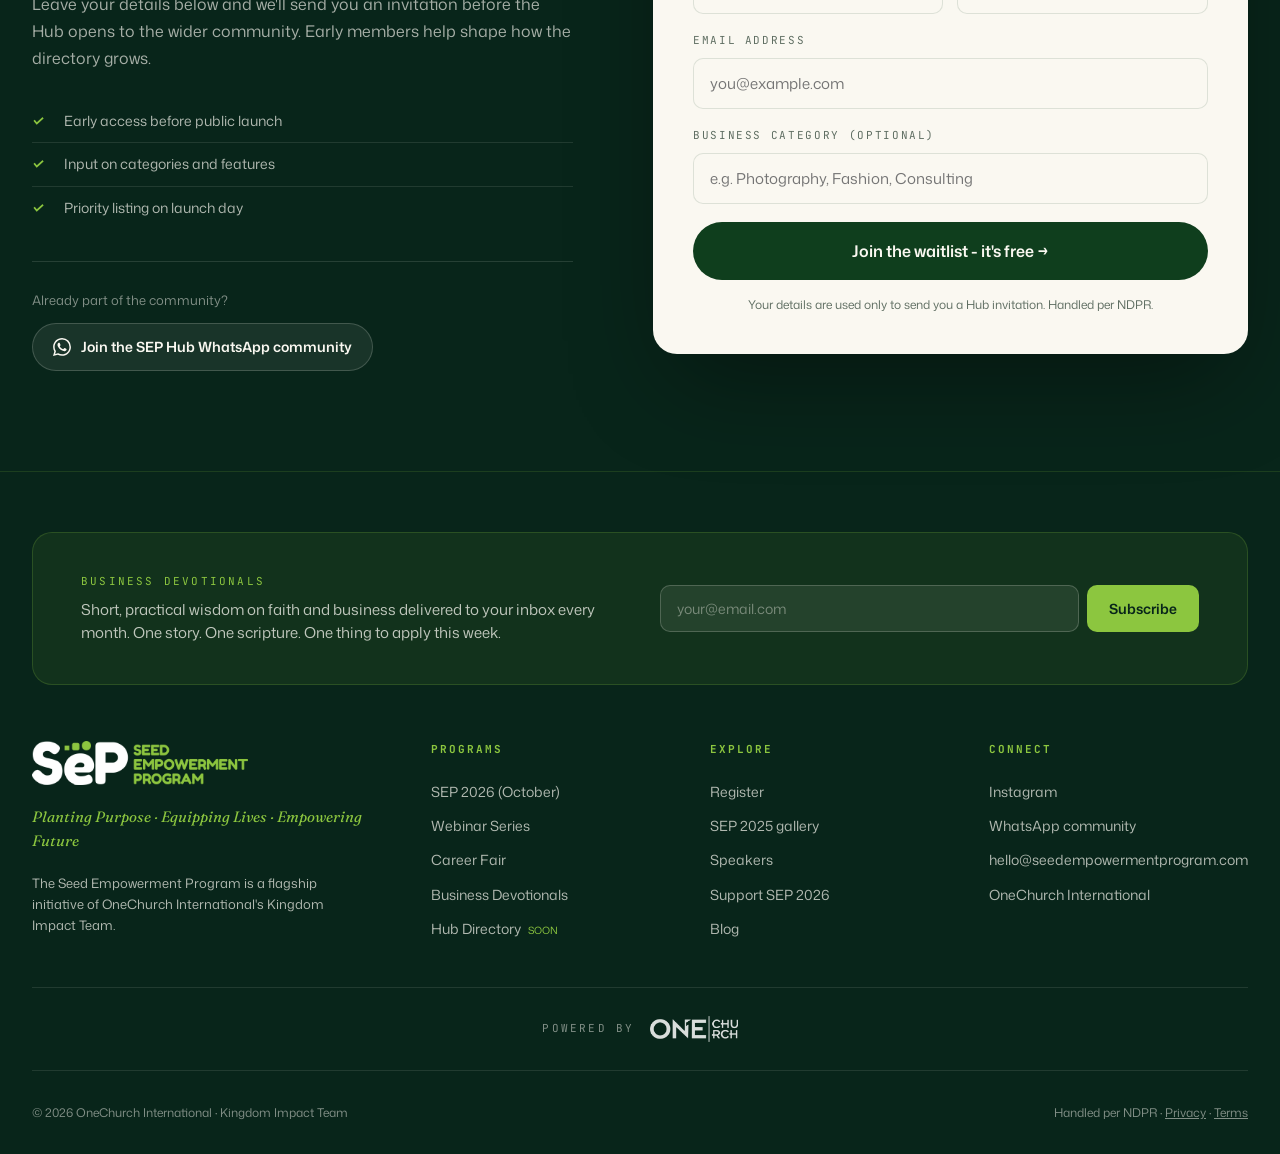
<file: hub.html>
<!DOCTYPE html>
<html lang="en">
<head>
<meta charset="UTF-8">
<meta name="viewport" content="width=device-width, initial-scale=1.0">
<title>SEP Hub Directory - a trusted community | SEP 2026</title>
<meta name="description" content="Connect with verified business owners and professionals from the SEP community. Join the Hub Directory waitlist for early access.">
<meta name="author" content="OneChurch International · Kingdom Impact Team">
<meta name="robots" content="index, follow">
<meta name="theme-color" content="#0F3E1D">
<link rel="icon" type="image/svg+xml" href="data:image/svg+xml;utf8,<svg xmlns='http://www.w3.org/2000/svg' viewBox='0 0 100 100'><rect width='100' height='100' rx='22' fill='%230F3E1D'/><rect x='24' y='28' width='14' height='14' rx='3' fill='%238CC63F'/><rect x='43' y='26' width='18' height='18' rx='5' fill='%238CC63F'/><rect x='66' y='24' width='22' height='22' rx='11' fill='%238CC63F'/><path d='M66 50 L34 50 C20 50 20 66 50 66 C80 66 80 82 66 82 L34 82' stroke='%23FAF8F1' stroke-width='6' fill='none' stroke-linecap='round'/></svg>">
<link rel="preconnect" href="https://fonts.googleapis.com">
<link rel="preconnect" href="https://fonts.gstatic.com" crossorigin>
<link href="https://fonts.googleapis.com/css2?family=Fraunces:opsz,wght@9..144,400;9..144,500;9..144,600;9..144,700;9..144,900&family=Mona+Sans:wght@400;500;600;700&family=JetBrains+Mono:wght@400;500&display=swap" rel="stylesheet">
<link rel="stylesheet" href="css/main.css">
</head>
<body>

<!-- ============ NAV ============ -->
<nav class="nav">
  <div class="container nav-inner">
    <a href="index.html" class="brand">
      <img src="assets/sep-logo.webp" class="brand-logo" alt="SEP 2026">
    </a>
    <button class="nav-toggle" id="nav-toggle" aria-label="Open menu" aria-expanded="false">
      <svg class="icon-menu" width="22" height="22" viewBox="0 0 24 24" fill="none"><path d="M4 7h16M4 12h16M4 17h16" stroke="currentColor" stroke-width="2" stroke-linecap="round"/></svg>
      <svg class="icon-close" width="22" height="22" viewBox="0 0 24 24" fill="none"><path d="M6 6l12 12M18 6L6 18" stroke="currentColor" stroke-width="2" stroke-linecap="round"/></svg>
    </button>
    <div class="nav-links" id="nav-links">
      <a href="speakers.html">Speakers</a>
      <a href="events.html">Events</a>
      <a href="hub.html" aria-current="page">Hub</a>
      <a href="blog/index.html">Blog</a>
      <a href="donate.html" class="nav-donate">Donate</a>
      <a href="index.html#register" class="nav-cta">Register free →</a>
    </div>
  </div>
</nav>

<!-- ============ PAGE HERO ============ -->
<section class="page-hero">
  <div class="container">
    <div class="page-hero-inner">
      <div class="eyebrow">The SEP Hub Directory</div>
      <h1>Find trusted people to work with <em>from your own community</em>.</h1>
      <p class="lead">The SEP Hub is a searchable directory of verified business owners, freelancers, and professionals from the SEP and OneChurch community - browse, connect, and work with people you can already trust.</p>
    </div>
  </div>
</section>

<!-- ============ WHAT IT IS ============ -->
<section style="padding: 100px 0; background: var(--paper);">
  <div class="container">
    <div style="max-width: 700px;">
      <div class="section-label">What it is</div>
      <h2 class="section-title">Find, connect, and collaborate - inside a community that already <em>trusts each other</em>.</h2>
      <p style="font-size: 16px; color: var(--muted); line-height: 1.75; margin-bottom: 20px;">The SEP Hub Directory is a searchable directory of people from the SEP and OneChurch community - business owners, freelancers, skilled professionals, and service providers. You can browse by skill or business category, find the right person, and reach out directly. No cold searches. No strangers.</p>
      <p style="font-size: 16px; color: var(--muted); line-height: 1.75;">It's not a job board or a marketplace. It's more like a trusted room - built on the understanding that everyone in it is already part of the same community. When you hire from the directory, you're hiring someone your neighbour can already vouch for.</p>
    </div>
  </div>
</section>

<!-- ============ HOW TRUST WORKS ============ -->
<!-- Edit card headings and descriptions below to update the three trust pillars -->
<section style="padding: 100px 0; background: var(--paper-warm);">
  <div class="container">
    <div class="section-label">How trust works</div>
    <h2 class="section-title">Not just a sign-up list.<br>A <em>verified</em> community.</h2>
    <p class="section-sub">Anyone can build a directory. What makes the Hub different is what we check before a profile goes live.</p>

    <div class="hub-how-grid">
      <div class="hub-how-card">
        <div class="hub-how-num">01 · Identity</div>
        <h3>Verified identity</h3>
        <p>Before your profile goes live, we confirm you are who you say you are. Every listing is a real person with a real name. No anonymous entries, no fake profiles.</p>
      </div>
      <div class="hub-how-card">
        <div class="hub-how-num">02 · Community</div>
        <h3>Church community membership</h3>
        <p>Every member is connected to the OneChurch or SEP community. That shared foundation is the trust layer. You're not browsing strangers - you're finding people who already share your values.</p>
      </div>
      <div class="hub-how-card">
        <div class="hub-how-num">03 · Profile</div>
        <h3>Real profiles, real work</h3>
        <p>Profiles show what you actually do - your skills, your business, what you're open to. No inflated titles or vague bios. What you see is honest and useful.</p>
      </div>
    </div>
  </div>
</section>

<!-- ============ WHO IT'S FOR ============ -->
<!-- Edit the four audience cards below -->
<section style="padding: 100px 0; background: var(--paper);">
  <div class="container">
    <div class="section-label">Who it's for</div>
    <h2 class="section-title">Who is the Hub Directory <em>for</em>?</h2>
    <p class="section-sub">Whether you're building something, offering something, or looking for the right person - the Hub is for you.</p>

    <div class="hub-audience-grid">
      <div class="hub-how-card">
        <div class="hub-how-num">Business owners</div>
        <h3>Get found by people who already trust you</h3>
        <p>List your business and reach community members who want to support local and trusted. Your next customer may already be in the same room every Sunday.</p>
      </div>
      <div class="hub-how-card">
        <div class="hub-how-num">Freelancers &amp; creatives</div>
        <h3>Put your skills in front of a warm audience</h3>
        <p>Showcase what you do to a community that already values you as a person - not just a service provider. Warm leads from the start.</p>
      </div>
      <div class="hub-how-card">
        <div class="hub-how-num">Professionals</div>
        <h3>Connect, mentor, and be mentored</h3>
        <p>Find others in your field, offer what you know, or find someone whose experience you can learn from. Iron sharpens iron.</p>
      </div>
      <div class="hub-how-card">
        <div class="hub-how-num">Hirers &amp; referrers</div>
        <h3>Search and engage with confidence</h3>
        <p>Need a photographer, developer, caterer, or financial consultant? Browse by category and engage knowing the person has already been vetted by the community.</p>
      </div>
    </div>
  </div>
</section>

<!-- ============ WAITLIST ============ -->
<!-- Waitlist form is live - submissions go to Netlify.
     Fields: first name, last name, email, business category (optional). -->
<section style="padding: 100px 0; background: var(--forest-deep);">
  <div class="container">
    <div class="hub-waitlist-inner" style="display: grid; grid-template-columns: 1fr 1.1fr; gap: 80px; align-items: start;">

      <div>
        <span class="hub-badge">Join the waitlist</span>
        <h2 style="font-family: var(--font-display); font-size: clamp(30px, 3.5vw, 46px); font-weight: 500; color: var(--paper); letter-spacing: -0.03em; line-height: 1.1; margin: 20px 0; font-variation-settings: 'opsz' 144;">Be first in the directory when it opens.</h2>
        <p style="font-size: 16px; color: rgba(250,248,241,.65); line-height: 1.7; margin-bottom: 28px;">Leave your details below and we'll send you an invitation before the Hub opens to the wider community. Early members help shape how the directory grows.</p>
        <ul style="list-style: none; padding: 0; margin: 0;">
          <li style="display: flex; gap: 12px; padding: 10px 0; border-bottom: 1px solid rgba(250,248,241,.1); font-size: 14px; color: rgba(250,248,241,.7);">
            <span style="color: var(--lime); font-weight: 700; min-width: 20px;">✓</span> Early access before public launch
          </li>
          <li style="display: flex; gap: 12px; padding: 10px 0; border-bottom: 1px solid rgba(250,248,241,.1); font-size: 14px; color: rgba(250,248,241,.7);">
            <span style="color: var(--lime); font-weight: 700; min-width: 20px;">✓</span> Input on categories and features
          </li>
          <li style="display: flex; gap: 12px; padding: 10px 0; font-size: 14px; color: rgba(250,248,241,.7);">
            <span style="color: var(--lime); font-weight: 700; min-width: 20px;">✓</span> Priority listing on launch day
          </li>
        </ul>

        <div style="margin-top: 32px; padding-top: 28px; border-top: 1px solid rgba(250,248,241,.12);">
          <p style="font-size: 13px; color: rgba(250,248,241,.5); margin-bottom: 12px;">Already part of the community?</p>
          <a href="https://chat.whatsapp.com/DVvRWMQHClVAJWjG0R13qC" target="_blank" rel="noopener noreferrer" style="display: inline-flex; align-items: center; gap: 10px; background: rgba(250,248,241,.07); border: 1px solid rgba(250,248,241,.18); border-radius: 100px; padding: 12px 20px; color: var(--paper); font-size: 14px; font-weight: 600; text-decoration: none; transition: background .2s;" onmouseover="this.style.background='rgba(250,248,241,.14)'" onmouseout="this.style.background='rgba(250,248,241,.07)'">
            <svg width="18" height="18" viewBox="0 0 24 24" fill="currentColor" aria-hidden="true"><path d="M17.472 14.382c-.297-.149-1.758-.867-2.03-.967-.273-.099-.471-.148-.67.15-.197.297-.767.966-.94 1.164-.173.199-.347.223-.644.075-.297-.15-1.255-.463-2.39-1.475-.883-.788-1.48-1.761-1.653-2.059-.173-.297-.018-.458.13-.606.134-.133.298-.347.446-.52.149-.174.198-.298.298-.497.099-.198.05-.371-.025-.52-.075-.149-.669-1.612-.916-2.207-.242-.579-.487-.5-.669-.51-.173-.008-.371-.01-.57-.01-.198 0-.52.074-.792.372-.272.297-1.04 1.016-1.04 2.479 0 1.462 1.065 2.875 1.213 3.074.149.198 2.096 3.2 5.077 4.487.709.306 1.262.489 1.694.625.712.227 1.36.195 1.871.118.571-.085 1.758-.719 2.006-1.413.248-.694.248-1.289.173-1.413-.074-.124-.272-.198-.57-.347m-5.421 7.403h-.004a9.87 9.87 0 01-5.031-1.378l-.361-.214-3.741.982.998-3.648-.235-.374a9.86 9.86 0 01-1.51-5.26c.001-5.45 4.436-9.884 9.888-9.884 2.64 0 5.122 1.03 6.988 2.898a9.825 9.825 0 012.893 6.994c-.003 5.45-4.437 9.884-9.885 9.884m8.413-18.297A11.815 11.815 0 0012.05 0C5.495 0 .16 5.335.157 11.892c0 2.096.547 4.142 1.588 5.945L.057 24l6.305-1.654a11.882 11.882 0 005.683 1.448h.005c6.554 0 11.89-5.335 11.893-11.893a11.821 11.821 0 00-3.48-8.413z"/></svg>
            Join the SEP Hub WhatsApp community
          </a>
        </div>
      </div>

      <div class="reg-form">
        <div class="reg-form-content">
          <div class="reg-form-title">Join the waitlist</div>
          <div class="reg-form-sub">Takes less than a minute. We'll be in touch before launch.</div>
          <form id="hub-waitlist" name="hub-waitlist" method="POST" data-netlify="true">
            <input type="hidden" name="form-name" value="hub-waitlist">
            <div class="form-row two">
              <div>
                <label class="form-label">First name</label>
                <input type="text" name="first-name" class="form-input" required placeholder="Ada">
              </div>
              <div>
                <label class="form-label">Last name</label>
                <input type="text" name="last-name" class="form-input" required placeholder="Okafor">
              </div>
            </div>
            <div class="form-row">
              <label class="form-label">Email address</label>
              <input type="email" name="email" class="form-input" required placeholder="you@example.com">
            </div>
            <div class="form-row">
              <label class="form-label">Business category <span style="color: var(--muted); font-weight: 400;">(optional)</span></label>
              <input type="text" name="business-category" class="form-input" placeholder="e.g. Photography, Fashion, Consulting">
            </div>
            <button type="submit" class="form-submit">Join the waitlist - it's free →</button>
            <div class="form-consent">Your details are used only to send you a Hub invitation. Handled per NDPR.</div>
          </form>
        </div>
        <div class="success-msg" id="hub-waitlist-success">
          <div class="success-icon">✓</div>
          <h4>You're on the list.</h4>
          <p>We'll send your invitation before the Hub opens. Keep an eye on your inbox.</p>
        </div>
      </div>

    </div>
  </div>
</section>

<!-- ============ FOOTER ============ -->
<footer class="footer">
  <div class="container">
    <div class="footer-newsletter">
      <div class="footer-newsletter-text">
        <div class="footer-newsletter-label">Business Devotionals</div>
        <div class="footer-newsletter-sub">Short, practical wisdom on faith and business delivered to your inbox every month. One story. One scripture. One thing to apply this week.</div>
      </div>
      <form class="footer-newsletter-form" id="devos-form">
        <input type="email" class="footer-newsletter-input" placeholder="your@email.com" required>
        <button type="submit" class="footer-newsletter-btn">Subscribe</button>
      </form>
    </div>
    <div class="footer-grid">
      <div>
        <img src="assets/sep-logo-footer.webp" alt="SEP" class="footer-logo">
        <div class="footer-tag">Planting Purpose · Equipping Lives · Empowering Future</div>
        <div class="footer-desc">The Seed Empowerment Program is a flagship initiative of OneChurch International's Kingdom Impact Team.</div>
      </div>
      <div class="footer-col">
        <h5>Programs</h5>
        <ul>
          <li><a href="index.html#register">SEP 2026 (October)</a></li>
          <li><a href="events.html">Webinar Series</a></li>
          <li><a href="events.html">Career Fair</a></li>
          <li><a href="events.html">Business Devotionals</a></li>
          <li><a href="hub.html">Hub Directory <span style="color: var(--lime); font-size: 10px; margin-left: 4px;">SOON</span></a></li>
        </ul>
      </div>
      <div class="footer-col">
        <h5>Explore</h5>
        <ul>
          <li><a href="index.html#register">Register</a></li>
          <li><a href="index.html#gallery">SEP 2025 gallery</a></li>
          <li><a href="speakers.html">Speakers</a></li>
          <li><a href="donate.html">Support SEP 2026</a></li>
          <li><a href="blog/index.html">Blog</a></li>
        </ul>
      </div>
      <div class="footer-col">
        <h5>Connect</h5>
        <ul>
          <li><a href="https://www.instagram.com/sep_hub/" target="_blank" rel="noopener noreferrer">Instagram</a></li>
          <li><a href="https://chat.whatsapp.com/DVvRWMQHClVAJWjG0R13qC" target="_blank" rel="noopener noreferrer">WhatsApp community</a></li>
          <li><a href="mailto:hello@seedempowermentprogram.com">hello@seedempowermentprogram.com</a></li>
          <li><a href="https://www.onechurchng.org/" target="_blank" rel="noopener noreferrer">OneChurch International</a></li>
        </ul>
      </div>
    </div>
    <div class="powered-by">
      <span class="powered-by-label">Powered by</span>
      <a href="https://www.onechurchng.org/" target="_blank" rel="noopener noreferrer" class="powered-by-link" aria-label="OneChurch International">
        <img src="assets/onechurch-logo.webp" alt="OneChurch International" class="powered-by-logo">
      </a>
    </div>
    <div class="footer-bottom">
      <div>© 2026 OneChurch International · Kingdom Impact Team</div>
      <div>Handled per NDPR · <a href="#" style="color: inherit; text-decoration: underline;">Privacy</a> · <a href="#" style="color: inherit; text-decoration: underline;">Terms</a></div>
    </div>
  </div>
</footer>

<script src="js/devotionals.js"></script>
<script src="js/main.js"></script>
</body>
</html>
</file>
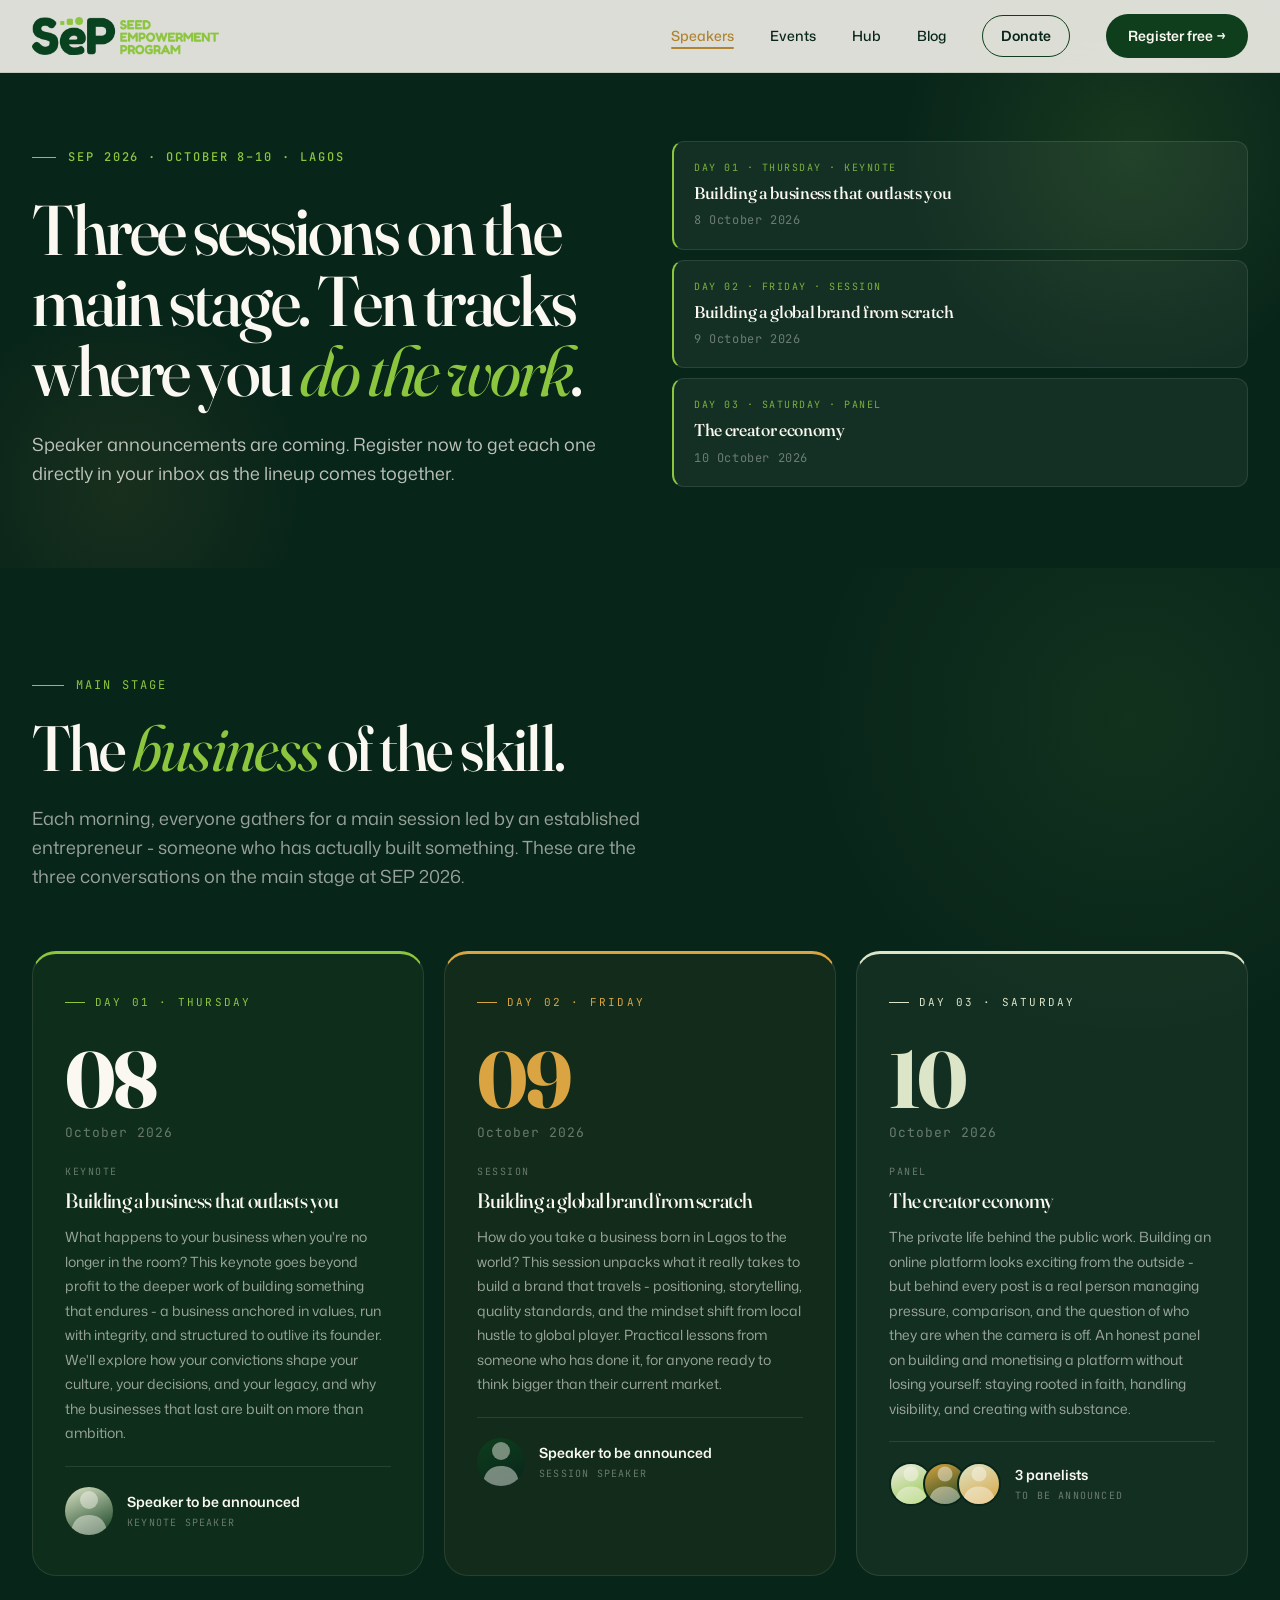
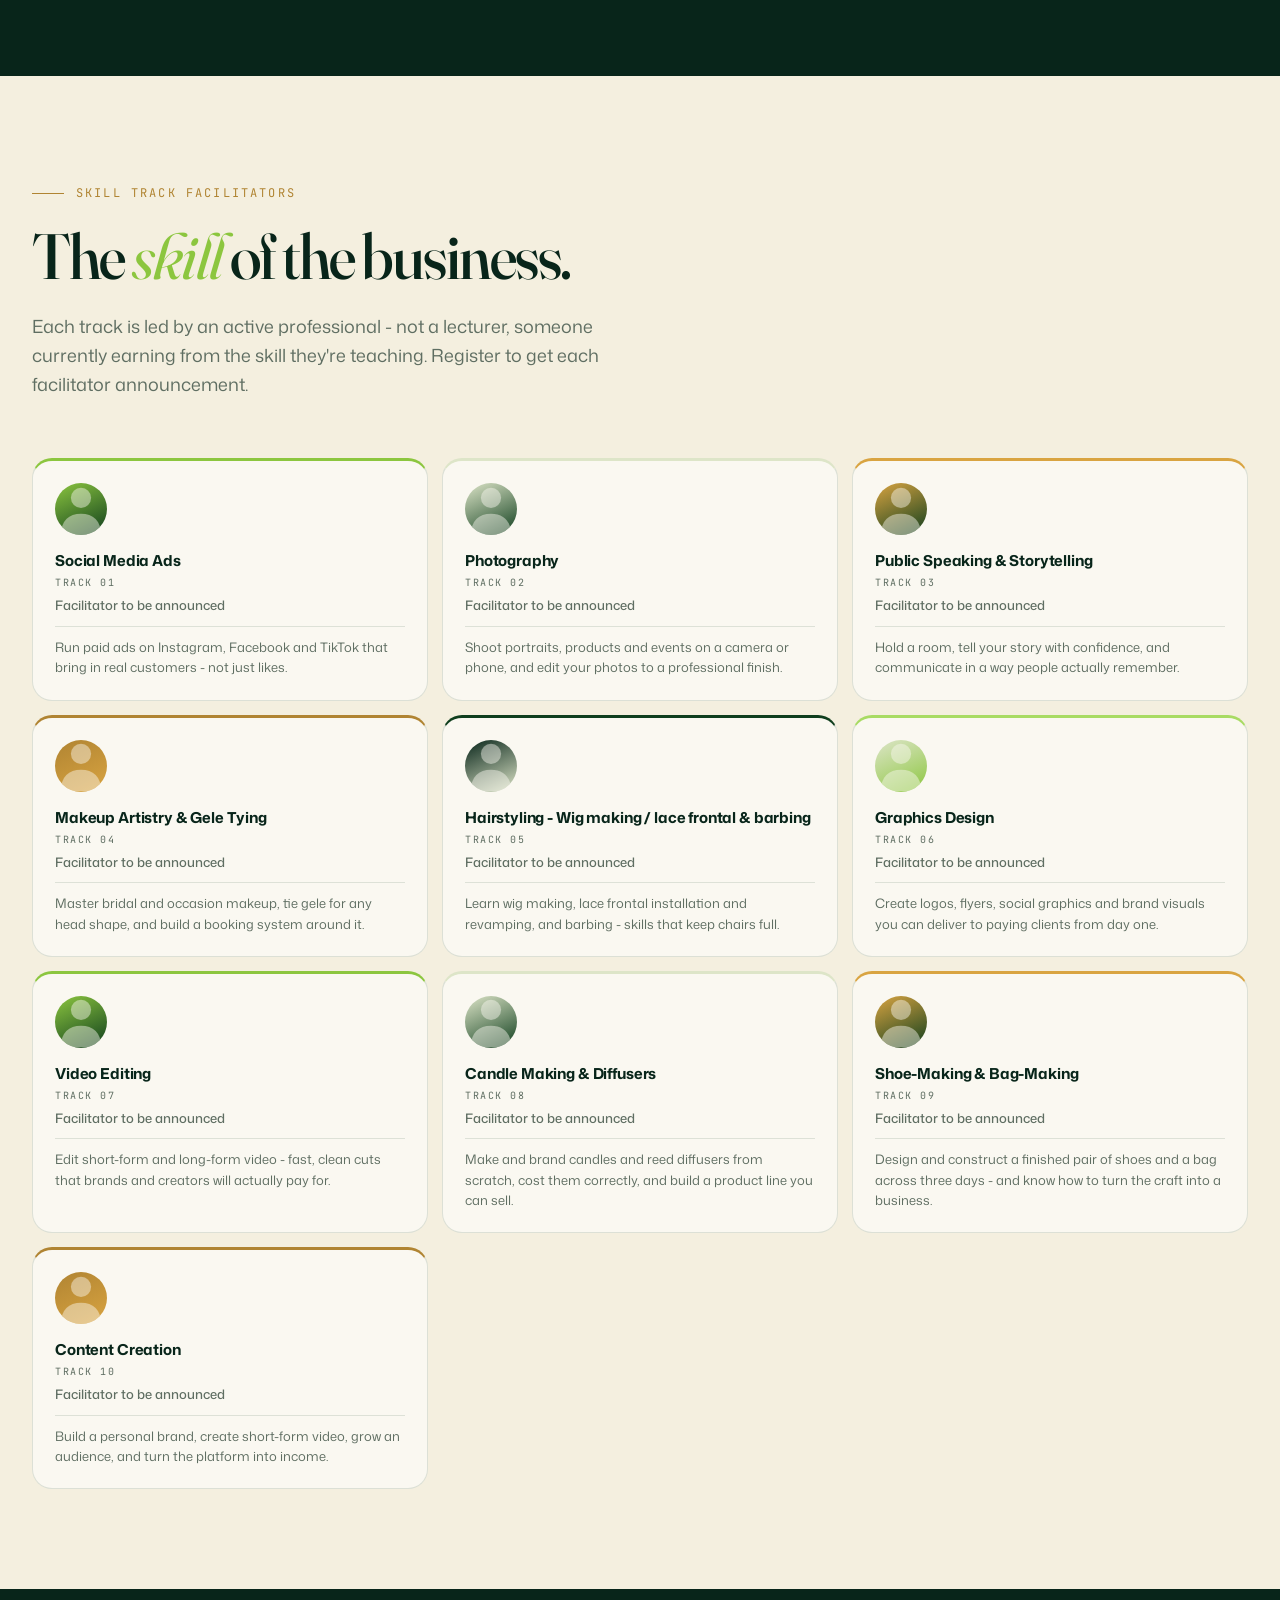
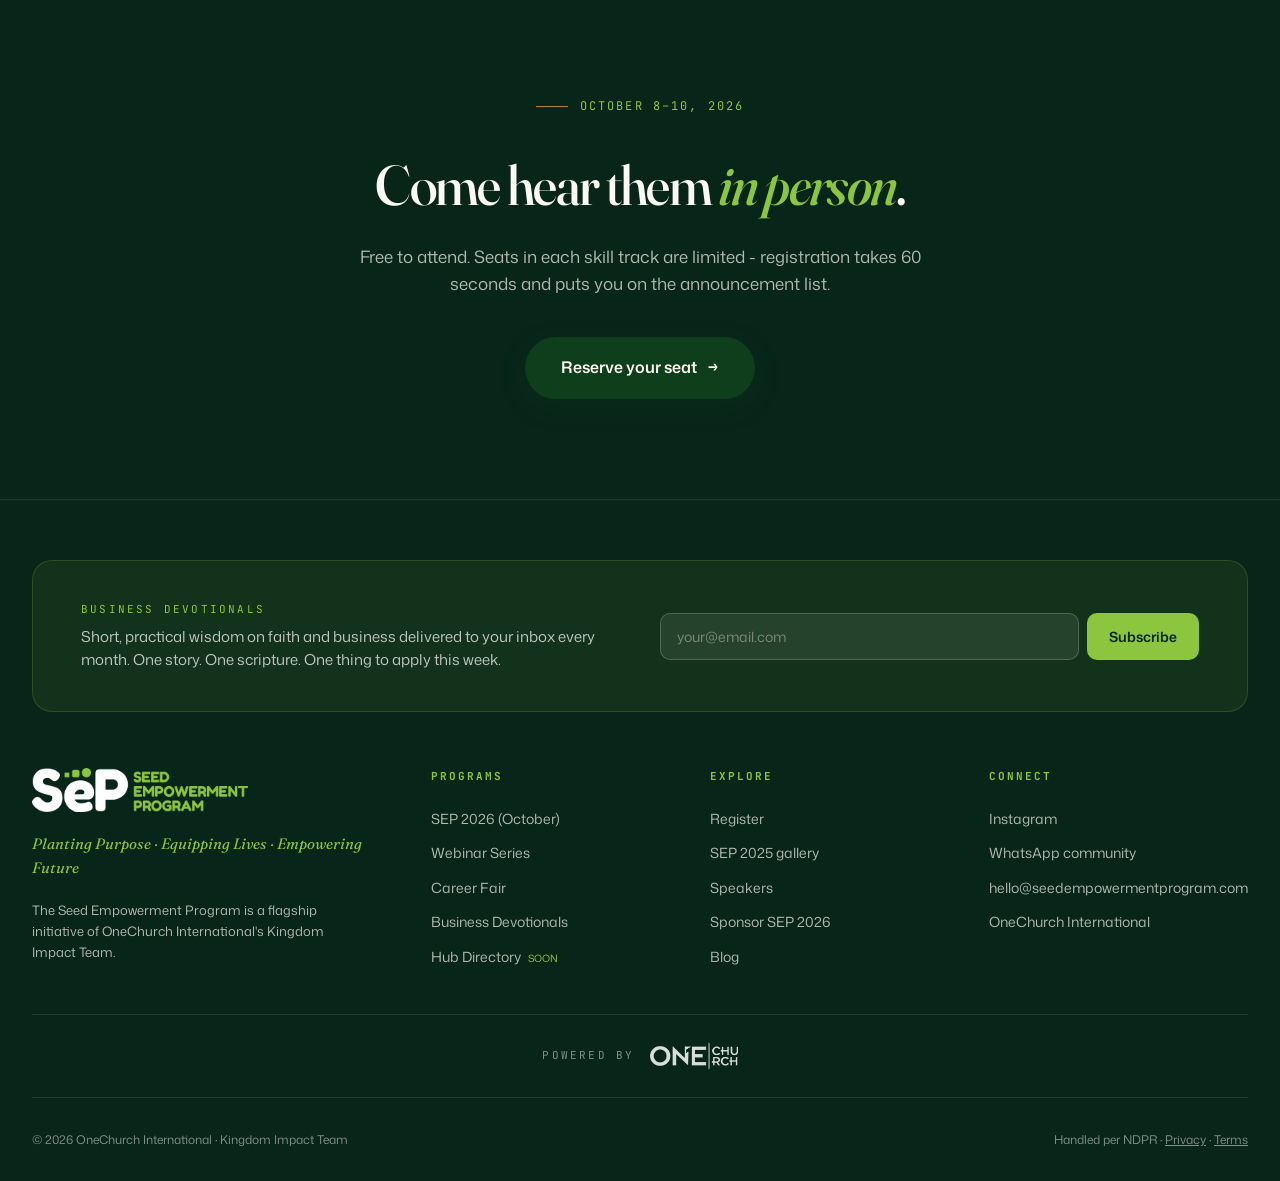
<file: speakers.html>
<!DOCTYPE html>
<html lang="en">
<head>
<meta charset="UTF-8">
<meta name="viewport" content="width=device-width, initial-scale=1.0">
<title>Speakers and facilitators | SEP 2026 Lagos</title>
<meta name="description" content="Meet the main-stage speakers and skill-track facilitators at SEP 2026. Register to get each announcement as the lineup comes together.">
<meta name="author" content="OneChurch International · Kingdom Impact Team">
<meta name="robots" content="index, follow">
<meta name="theme-color" content="#0F3E1D">
<link rel="icon" type="image/svg+xml" href="data:image/svg+xml;utf8,<svg xmlns='http://www.w3.org/2000/svg' viewBox='0 0 100 100'><rect width='100' height='100' rx='22' fill='%230F3E1D'/><rect x='24' y='28' width='14' height='14' rx='3' fill='%238CC63F'/><rect x='43' y='26' width='18' height='18' rx='5' fill='%238CC63F'/><rect x='66' y='24' width='22' height='22' rx='11' fill='%238CC63F'/><path d='M66 50 L34 50 C20 50 20 66 50 66 C80 66 80 82 66 82 L34 82' stroke='%23FAF8F1' stroke-width='6' fill='none' stroke-linecap='round'/></svg>">
<link rel="preconnect" href="https://fonts.googleapis.com">
<link rel="preconnect" href="https://fonts.gstatic.com" crossorigin>
<link href="https://fonts.googleapis.com/css2?family=Fraunces:opsz,wght@9..144,400;9..144,500;9..144,600;9..144,700;9..144,900&family=Mona+Sans:wght@400;500;600;700&family=JetBrains+Mono:wght@400;500&display=swap" rel="stylesheet">
<link rel="stylesheet" href="css/main.css">
</head>
<body>

<!-- ============ NAV ============ -->
<nav class="nav">
  <div class="container nav-inner">
    <a href="index.html" class="brand">
      <img src="assets/sep-logo.webp" class="brand-logo" alt="SEP 2026">
    </a>
    <button class="nav-toggle" id="nav-toggle" aria-label="Open menu" aria-expanded="false">
      <svg class="icon-menu" width="22" height="22" viewBox="0 0 24 24" fill="none"><path d="M4 7h16M4 12h16M4 17h16" stroke="currentColor" stroke-width="2" stroke-linecap="round"/></svg>
      <svg class="icon-close" width="22" height="22" viewBox="0 0 24 24" fill="none"><path d="M6 6l12 12M18 6L6 18" stroke="currentColor" stroke-width="2" stroke-linecap="round"/></svg>
    </button>
    <div class="nav-links" id="nav-links">
      <a href="speakers.html" aria-current="page">Speakers</a>
      <a href="events.html">Events</a>
      <a href="hub.html">Hub</a>
      <a href="blog/index.html">Blog</a>
      <a href="donate.html" class="nav-donate">Donate</a>
      <a href="index.html#register" class="nav-cta">Register free →</a>
    </div>
  </div>
</nav>

<!-- ============ PAGE HERO ============ -->
<section class="page-hero">
  <div class="container">
    <div class="speakers-hero-inner">
      <div>
        <div class="eyebrow">SEP 2026 · October 8–10 · Lagos</div>
        <h1>Three sessions on the main stage. Ten tracks where you <em>do the work</em>.</h1>
        <p class="lead">Speaker announcements are coming. Register now to get each one directly in your inbox as the lineup comes together.</p>
      </div>
      <div class="hero-topic-cards">
        <div class="hero-topic-card">
          <div class="hero-topic-day">Day 01 · Thursday · Keynote</div>
          <div class="hero-topic-title">Building a business that outlasts you</div>
          <div class="hero-topic-date">8 October 2026</div>
        </div>
        <div class="hero-topic-card">
          <div class="hero-topic-day">Day 02 · Friday · Session</div>
          <div class="hero-topic-title">Building a global brand from scratch</div>
          <div class="hero-topic-date">9 October 2026</div>
        </div>
        <div class="hero-topic-card">
          <div class="hero-topic-day">Day 03 · Saturday · Panel</div>
          <div class="hero-topic-title">The creator economy</div>
          <div class="hero-topic-date">10 October 2026</div>
        </div>
      </div>
    </div>
  </div>
</section>

<!-- ============ SECTION 1 - MAIN STAGE ============ -->
<section class="main-stage" id="main-stage">
  <div class="container">
    <div class="section-label">Main stage</div>
    <h2 class="section-title">The <em>business</em> of the skill.</h2>
    <p class="section-sub">Each morning, everyone gathers for a main session led by an established entrepreneur - someone who has actually built something. These are the three conversations on the main stage at SEP 2026.</p>

    <div class="main-stage-grid">

      <!-- Day 1 - Keynote -->
      <div class="stage-card">
        <div class="stage-card-tag">Day 01 · Thursday</div>
        <div class="stage-card-date-num">08</div>
        <div class="stage-card-date-label">October 2026</div>
        <div class="stage-card-type">Keynote</div>
        <div class="stage-card-topic">Building a business that outlasts you</div>
        <p class="stage-card-desc">What happens to your business when you're no longer in the room? This keynote goes beyond profit to the deeper work of building something that endures - a business anchored in values, run with integrity, and structured to outlive its founder. We'll explore how your convictions shape your culture, your decisions, and your legacy, and why the businesses that last are built on more than ambition.</p>
        <div class="stage-card-speakers">
          <div class="stage-speaker-row">
            <div class="stage-avatar av-g1">
              <!-- Silhouette SVG: replace with <img src="..." alt="..."> when photo is confirmed -->
              <svg viewBox="0 0 48 52" fill="none" xmlns="http://www.w3.org/2000/svg" aria-hidden="true">
                <circle cx="24" cy="17" r="9" fill="rgba(250,248,241,0.45)"/>
                <path d="M6 52C6 38.7 13.2 32 24 32C34.8 32 42 38.7 42 52" fill="rgba(250,248,241,0.45)"/>
              </svg>
            </div>
            <div class="stage-speaker-info">
              <div class="stage-speaker-name">Speaker to be announced</div>
              <div class="stage-speaker-role">Keynote speaker</div>
            </div>
          </div>
        </div>
      </div>

      <!-- Day 2 - Session -->
      <div class="stage-card">
        <div class="stage-card-tag">Day 02 · Friday</div>
        <div class="stage-card-date-num">09</div>
        <div class="stage-card-date-label">October 2026</div>
        <div class="stage-card-type">Session</div>
        <div class="stage-card-topic">Building a global brand from scratch</div>
        <p class="stage-card-desc">How do you take a business born in Lagos to the world? This session unpacks what it really takes to build a brand that travels - positioning, storytelling, quality standards, and the mindset shift from local hustle to global player. Practical lessons from someone who has done it, for anyone ready to think bigger than their current market.</p>
        <div class="stage-card-speakers">
          <div class="stage-speaker-row">
            <div class="stage-avatar av-g2">
              <svg viewBox="0 0 48 52" fill="none" xmlns="http://www.w3.org/2000/svg" aria-hidden="true">
                <circle cx="24" cy="17" r="9" fill="rgba(250,248,241,0.45)"/>
                <path d="M6 52C6 38.7 13.2 32 24 32C34.8 32 42 38.7 42 52" fill="rgba(250,248,241,0.45)"/>
              </svg>
            </div>
            <div class="stage-speaker-info">
              <div class="stage-speaker-name">Speaker to be announced</div>
              <div class="stage-speaker-role">Session speaker</div>
            </div>
          </div>
        </div>
      </div>

      <!-- Day 3 - Panel -->
      <div class="stage-card">
        <div class="stage-card-tag">Day 03 · Saturday</div>
        <div class="stage-card-date-num">10</div>
        <div class="stage-card-date-label">October 2026</div>
        <div class="stage-card-type">Panel</div>
        <div class="stage-card-topic">The creator economy</div>
        <p class="stage-card-desc">The private life behind the public work. Building an online platform looks exciting from the outside - but behind every post is a real person managing pressure, comparison, and the question of who they are when the camera is off. An honest panel on building and monetising a platform without losing yourself: staying rooted in faith, handling visibility, and creating with substance.</p>
        <div class="stage-card-speakers">
          <div class="stage-panelist-cluster">
            <div class="cluster-avatars">
              <div class="stage-avatar sm av-g3">
                <svg viewBox="0 0 40 44" fill="none" xmlns="http://www.w3.org/2000/svg" aria-hidden="true">
                  <circle cx="20" cy="14" r="7.5" fill="rgba(250,248,241,0.45)"/>
                  <path d="M4 44C4 32.3 10.7 26.5 20 26.5C29.3 26.5 36 32.3 36 44" fill="rgba(250,248,241,0.45)"/>
                </svg>
              </div>
              <div class="stage-avatar sm av-g4">
                <svg viewBox="0 0 40 44" fill="none" xmlns="http://www.w3.org/2000/svg" aria-hidden="true">
                  <circle cx="20" cy="14" r="7.5" fill="rgba(250,248,241,0.45)"/>
                  <path d="M4 44C4 32.3 10.7 26.5 20 26.5C29.3 26.5 36 32.3 36 44" fill="rgba(250,248,241,0.45)"/>
                </svg>
              </div>
              <div class="stage-avatar sm av-g5">
                <svg viewBox="0 0 40 44" fill="none" xmlns="http://www.w3.org/2000/svg" aria-hidden="true">
                  <circle cx="20" cy="14" r="7.5" fill="rgba(250,248,241,0.45)"/>
                  <path d="M4 44C4 32.3 10.7 26.5 20 26.5C29.3 26.5 36 32.3 36 44" fill="rgba(250,248,241,0.45)"/>
                </svg>
              </div>
            </div>
            <div class="stage-speaker-info">
              <div class="stage-speaker-name">3 panelists</div>
              <div class="stage-speaker-role">To be announced</div>
            </div>
          </div>
        </div>
      </div>

    </div>
  </div>
</section>

<!-- ============ SECTION 2 - SKILL TRACK FACILITATORS ============ -->
<section class="facilitators" id="facilitators">
  <div class="container">
    <div class="section-label">Skill track facilitators</div>
    <h2 class="section-title">The <em>skill</em> of the business.</h2>
    <p class="section-sub">Each track is led by an active professional - not a lecturer, someone currently earning from the skill they're teaching. Register to get each facilitator announcement.</p>

    <div class="facilitator-grid">

      <!-- 1. Social Media Ads -->
      <div class="facilitator-card">
        <div class="facilitator-avatar fav-1">
          <!-- Replace SVG with <img src="photo.jpg" alt="Facilitator name"> when confirmed -->
          <svg viewBox="0 0 72 78" fill="none" xmlns="http://www.w3.org/2000/svg" aria-hidden="true">
            <circle cx="36" cy="26" r="14" fill="rgba(250,248,241,0.45)"/>
            <path d="M8 78C8 57.6 19.2 48 36 48C52.8 48 64 57.6 64 78" fill="rgba(250,248,241,0.45)"/>
          </svg>
        </div>
        <div class="facilitator-body">
          <div class="facilitator-track-tag">Track 01</div>
          <div class="facilitator-name">Facilitator to be announced</div>
          <!-- Add job title / credentials here when confirmed -->
          <div class="facilitator-role"></div>
          <div class="facilitator-track-desc">Run paid ads on Instagram, Facebook and TikTok that bring in real customers - not just likes.</div>
          <div class="facilitator-track-subdesc">Social Media Ads</div>
          <!-- Bio: remove display:none when adding real bio -->
          <div class="facilitator-bio"></div>
        </div>
      </div>

      <!-- 2. Photography -->
      <div class="facilitator-card">
        <div class="facilitator-avatar fav-2">
          <svg viewBox="0 0 72 78" fill="none" xmlns="http://www.w3.org/2000/svg" aria-hidden="true">
            <circle cx="36" cy="26" r="14" fill="rgba(250,248,241,0.45)"/>
            <path d="M8 78C8 57.6 19.2 48 36 48C52.8 48 64 57.6 64 78" fill="rgba(250,248,241,0.45)"/>
          </svg>
        </div>
        <div class="facilitator-body">
          <div class="facilitator-track-tag">Track 02</div>
          <div class="facilitator-name">Facilitator to be announced</div>
          <div class="facilitator-role"></div>
          <div class="facilitator-track-desc">Shoot portraits, products and events on a camera or phone, and edit your photos to a professional finish.</div>
          <div class="facilitator-track-subdesc">Photography</div>
          <div class="facilitator-bio"></div>
        </div>
      </div>

      <!-- 3. Public Speaking & Storytelling -->
      <div class="facilitator-card">
        <div class="facilitator-avatar fav-3">
          <svg viewBox="0 0 72 78" fill="none" xmlns="http://www.w3.org/2000/svg" aria-hidden="true">
            <circle cx="36" cy="26" r="14" fill="rgba(250,248,241,0.45)"/>
            <path d="M8 78C8 57.6 19.2 48 36 48C52.8 48 64 57.6 64 78" fill="rgba(250,248,241,0.45)"/>
          </svg>
        </div>
        <div class="facilitator-body">
          <div class="facilitator-track-tag">Track 03</div>
          <div class="facilitator-name">Facilitator to be announced</div>
          <div class="facilitator-role"></div>
          <div class="facilitator-track-desc">Hold a room, tell your story with confidence, and communicate in a way people actually remember.</div>
          <div class="facilitator-track-subdesc">Public Speaking &amp; Storytelling</div>
          <div class="facilitator-bio"></div>
        </div>
      </div>

      <!-- 4. Makeup Artistry & Gele Tying -->
      <div class="facilitator-card">
        <div class="facilitator-avatar fav-4">
          <svg viewBox="0 0 72 78" fill="none" xmlns="http://www.w3.org/2000/svg" aria-hidden="true">
            <circle cx="36" cy="26" r="14" fill="rgba(250,248,241,0.45)"/>
            <path d="M8 78C8 57.6 19.2 48 36 48C52.8 48 64 57.6 64 78" fill="rgba(250,248,241,0.45)"/>
          </svg>
        </div>
        <div class="facilitator-body">
          <div class="facilitator-track-tag">Track 04</div>
          <div class="facilitator-name">Facilitator to be announced</div>
          <div class="facilitator-role"></div>
          <div class="facilitator-track-desc">Master bridal and occasion makeup, tie gele for any head shape, and build a booking system around it.</div>
          <div class="facilitator-track-subdesc">Makeup Artistry &amp; Gele Tying</div>
          <div class="facilitator-bio"></div>
        </div>
      </div>

      <!-- 5. Hairstyling -->
      <div class="facilitator-card">
        <div class="facilitator-avatar fav-5">
          <svg viewBox="0 0 72 78" fill="none" xmlns="http://www.w3.org/2000/svg" aria-hidden="true">
            <circle cx="36" cy="26" r="14" fill="rgba(250,248,241,0.45)"/>
            <path d="M8 78C8 57.6 19.2 48 36 48C52.8 48 64 57.6 64 78" fill="rgba(250,248,241,0.45)"/>
          </svg>
        </div>
        <div class="facilitator-body">
          <div class="facilitator-track-tag">Track 05</div>
          <div class="facilitator-name">Facilitator to be announced</div>
          <div class="facilitator-role"></div>
          <div class="facilitator-track-desc">Learn wig making, lace frontal installation and revamping, and barbing - skills that keep chairs full.</div>
          <div class="facilitator-track-subdesc">Hairstyling - Wig making / lace frontal &amp; barbing</div>
          <div class="facilitator-bio"></div>
        </div>
      </div>

      <!-- 6. Graphics Design -->
      <div class="facilitator-card">
        <div class="facilitator-avatar fav-6">
          <svg viewBox="0 0 72 78" fill="none" xmlns="http://www.w3.org/2000/svg" aria-hidden="true">
            <circle cx="36" cy="26" r="14" fill="rgba(250,248,241,0.45)"/>
            <path d="M8 78C8 57.6 19.2 48 36 48C52.8 48 64 57.6 64 78" fill="rgba(250,248,241,0.45)"/>
          </svg>
        </div>
        <div class="facilitator-body">
          <div class="facilitator-track-tag">Track 06</div>
          <div class="facilitator-name">Facilitator to be announced</div>
          <div class="facilitator-role"></div>
          <div class="facilitator-track-desc">Create logos, flyers, social graphics and brand visuals you can deliver to paying clients from day one.</div>
          <div class="facilitator-track-subdesc">Graphics Design</div>
          <div class="facilitator-bio"></div>
        </div>
      </div>

      <!-- 7. Video Editing -->
      <div class="facilitator-card">
        <div class="facilitator-avatar fav-1">
          <svg viewBox="0 0 72 78" fill="none" xmlns="http://www.w3.org/2000/svg" aria-hidden="true">
            <circle cx="36" cy="26" r="14" fill="rgba(250,248,241,0.45)"/>
            <path d="M8 78C8 57.6 19.2 48 36 48C52.8 48 64 57.6 64 78" fill="rgba(250,248,241,0.45)"/>
          </svg>
        </div>
        <div class="facilitator-body">
          <div class="facilitator-track-tag">Track 07</div>
          <div class="facilitator-name">Facilitator to be announced</div>
          <div class="facilitator-role"></div>
          <div class="facilitator-track-desc">Edit short-form and long-form video - fast, clean cuts that brands and creators will actually pay for.</div>
          <div class="facilitator-track-subdesc">Video Editing</div>
          <div class="facilitator-bio"></div>
        </div>
      </div>

      <!-- 8. Candle Making & Diffusers -->
      <div class="facilitator-card">
        <div class="facilitator-avatar fav-2">
          <svg viewBox="0 0 72 78" fill="none" xmlns="http://www.w3.org/2000/svg" aria-hidden="true">
            <circle cx="36" cy="26" r="14" fill="rgba(250,248,241,0.45)"/>
            <path d="M8 78C8 57.6 19.2 48 36 48C52.8 48 64 57.6 64 78" fill="rgba(250,248,241,0.45)"/>
          </svg>
        </div>
        <div class="facilitator-body">
          <div class="facilitator-track-tag">Track 08</div>
          <div class="facilitator-name">Facilitator to be announced</div>
          <div class="facilitator-role"></div>
          <div class="facilitator-track-desc">Make and brand candles and reed diffusers from scratch, cost them correctly, and build a product line you can sell.</div>
          <div class="facilitator-track-subdesc">Candle Making &amp; Diffusers</div>
          <div class="facilitator-bio"></div>
        </div>
      </div>

      <!-- 9. Shoe-Making & Bag-Making -->
      <div class="facilitator-card">
        <div class="facilitator-avatar fav-3">
          <svg viewBox="0 0 72 78" fill="none" xmlns="http://www.w3.org/2000/svg" aria-hidden="true">
            <circle cx="36" cy="26" r="14" fill="rgba(250,248,241,0.45)"/>
            <path d="M8 78C8 57.6 19.2 48 36 48C52.8 48 64 57.6 64 78" fill="rgba(250,248,241,0.45)"/>
          </svg>
        </div>
        <div class="facilitator-body">
          <div class="facilitator-track-tag">Track 09</div>
          <div class="facilitator-name">Facilitator to be announced</div>
          <div class="facilitator-role"></div>
          <div class="facilitator-track-desc">Design and construct a finished pair of shoes and a bag across three days - and know how to turn the craft into a business.</div>
          <div class="facilitator-track-subdesc">Shoe-Making &amp; Bag-Making</div>
          <div class="facilitator-bio"></div>
        </div>
      </div>

      <!-- 10. Content Creation -->
      <div class="facilitator-card">
        <div class="facilitator-avatar fav-4">
          <svg viewBox="0 0 72 78" fill="none" xmlns="http://www.w3.org/2000/svg" aria-hidden="true">
            <circle cx="36" cy="26" r="14" fill="rgba(250,248,241,0.45)"/>
            <path d="M8 78C8 57.6 19.2 48 36 48C52.8 48 64 57.6 64 78" fill="rgba(250,248,241,0.45)"/>
          </svg>
        </div>
        <div class="facilitator-body">
          <div class="facilitator-track-tag">Track 10</div>
          <div class="facilitator-name">Facilitator to be announced</div>
          <div class="facilitator-role"></div>
          <div class="facilitator-track-desc">Build a personal brand, create short-form video, grow an audience, and turn the platform into income.</div>
          <div class="facilitator-track-subdesc">Content Creation</div>
          <div class="facilitator-bio"></div>
        </div>
      </div>

    </div>
  </div>
</section>

<!-- ============ REGISTER CTA ============ -->
<section style="padding: 100px 0; background: var(--forest-deep); text-align: center;">
  <div class="container" style="max-width: 680px;">
    <div class="section-label" style="justify-content: center; color: var(--lime);">October 8–10, 2026</div>
    <h2 style="font-family: var(--font-display); font-size: clamp(36px, 5vw, 56px); font-weight: 500; color: var(--paper); letter-spacing: -0.03em; margin: 20px 0 28px; font-variation-settings: 'opsz' 144; line-height: 1.05;">Come hear them <em style="font-style: italic; color: var(--lime);">in person</em>.</h2>
    <p style="font-size: 17px; color: rgba(250, 248, 241, 0.7); line-height: 1.6; margin-bottom: 40px;">Free to attend. Seats in each skill track are limited - registration takes 60 seconds and puts you on the announcement list.</p>
    <a href="index.html#register" class="btn btn-primary" style="font-size: 16px; padding: 18px 36px;">Reserve your seat <span class="arrow">→</span></a>
  </div>
</section>

<!-- ============ FOOTER ============ -->
<footer class="footer">
  <div class="container">
    <div class="footer-newsletter">
      <div class="footer-newsletter-text">
        <div class="footer-newsletter-label">Business Devotionals</div>
        <div class="footer-newsletter-sub">Short, practical wisdom on faith and business delivered to your inbox every month. One story. One scripture. One thing to apply this week.</div>
      </div>
      <form class="footer-newsletter-form" id="devos-form">
        <input type="email" class="footer-newsletter-input" placeholder="your@email.com" required>
        <button type="submit" class="footer-newsletter-btn">Subscribe</button>
      </form>
    </div>
    <div class="footer-grid">
      <div>
        <img src="assets/sep-logo-footer.webp" alt="SEP" class="footer-logo">
        <div class="footer-tag">Planting Purpose · Equipping Lives · Empowering Future</div>
        <div class="footer-desc">The Seed Empowerment Program is a flagship initiative of OneChurch International's Kingdom Impact Team.</div>
      </div>
      <div class="footer-col">
        <h5>Programs</h5>
        <ul>
          <li><a href="index.html#register">SEP 2026 (October)</a></li>
          <li><a href="events.html">Webinar Series</a></li>
          <li><a href="events.html">Career Fair</a></li>
          <li><a href="events.html">Business Devotionals</a></li>
          <li><a href="hub.html">Hub Directory <span style="color: var(--lime); font-size: 10px; margin-left: 4px;">SOON</span></a></li>
        </ul>
      </div>
      <div class="footer-col">
        <h5>Explore</h5>
        <ul>
          <li><a href="index.html#register">Register</a></li>
          <li><a href="index.html#gallery">SEP 2025 gallery</a></li>
          <li><a href="speakers.html">Speakers</a></li>
          <li><a href="donate.html">Sponsor SEP 2026</a></li>
          <li><a href="blog/index.html">Blog</a></li>
        </ul>
      </div>
      <div class="footer-col">
        <h5>Connect</h5>
        <ul>
          <li><a href="https://www.instagram.com/sep_hub/" target="_blank" rel="noopener noreferrer">Instagram</a></li>
          <li><a href="https://chat.whatsapp.com/DVvRWMQHClVAJWjG0R13qC" target="_blank" rel="noopener noreferrer">WhatsApp community</a></li>
          <li><a href="mailto:hello@seedempowermentprogram.com">hello@seedempowermentprogram.com</a></li>
          <li><a href="https://www.onechurchng.org/" target="_blank" rel="noopener noreferrer">OneChurch International</a></li>
        </ul>
      </div>
    </div>
    <div class="powered-by">
      <span class="powered-by-label">Powered by</span>
      <a href="https://www.onechurchng.org/" target="_blank" rel="noopener noreferrer" class="powered-by-link" aria-label="OneChurch International">
        <img src="assets/onechurch-logo.webp" alt="OneChurch International" class="powered-by-logo">
      </a>
    </div>
    <div class="footer-bottom">
      <div>© 2026 OneChurch International · Kingdom Impact Team</div>
      <div>Handled per NDPR · <a href="#" style="color: inherit; text-decoration: underline;">Privacy</a> · <a href="#" style="color: inherit; text-decoration: underline;">Terms</a></div>
    </div>
  </div>
</footer>

<script src="js/devotionals.js"></script>
<script src="js/main.js"></script>
</body>
</html>
</file>
<file: css/main.css>
* { margin: 0; padding: 0; box-sizing: border-box; }
html { scroll-behavior: smooth; overflow-x: hidden; }

:root {
  --forest: #0F3E1D;
  --forest-deep: #08251A;
  --lime: #8CC63F;
  --lime-glow: #A8DB63;
  --paper: #FAF8F1;
  --paper-warm: #F4EFDF;
  --sage: #DDE5C8;
  --amber: #D9A441;
  --amber-deep: #B08432;
  --ink: #0A1410;
  --muted: #5F6E62;
  --line: rgba(15, 62, 29, 0.12);
  --font-display: 'Fraunces', Georgia, serif;
  --font-body: 'Mona Sans', -apple-system, BlinkMacSystemFont, sans-serif;
  --font-mono: 'JetBrains Mono', ui-monospace, monospace;
}

body {
  font-family: var(--font-body);
  color: var(--ink);
  background: var(--paper);
  line-height: 1.6;
  -webkit-font-smoothing: antialiased;
  overflow-x: hidden;
}

.container {
  max-width: 1280px;
  margin: 0 auto;
  padding: 0 32px;
}

@media (max-width: 640px) {
  .container { padding: 0 20px; }
}

a { color: inherit; text-decoration: none; }
img { max-width: 100%; display: block; }

/* ============ NAV ============ */
.nav {
  position: fixed;
  top: 0; left: 0; right: 0;
  background: rgba(250, 248, 241, 0.88);
  backdrop-filter: blur(24px);
  -webkit-backdrop-filter: blur(24px);
  z-index: 100;
  border-bottom: 1px solid var(--line);
  padding: 14px 0;
}
.nav-inner {
  display: flex;
  align-items: center;
  justify-content: space-between;
  gap: 40px;
}
.brand {
  display: flex;
  align-items: center;
}
.brand-logo {
  height: 38px;
  width: auto;
  display: block;
}
@media (max-width: 500px) {
  .brand-logo { height: 32px; }
}
.nav-links {
  display: flex;
  gap: 36px;
  align-items: center;
  font-size: 14px;
  font-weight: 500;
}
.nav-links a:not(.nav-cta) {
  color: var(--forest-deep);
  transition: color 0.2s;
  position: relative;
}
.nav-links a:not(.nav-cta):hover { color: var(--amber-deep); }
.nav-cta {
  background: var(--forest);
  color: var(--paper) !important;
  padding: 11px 22px;
  border-radius: 100px;
  font-weight: 600;
  transition: all 0.2s ease;
  display: inline-flex;
  align-items: center;
  gap: 8px;
}
.nav-cta:hover {
  background: var(--lime);
  color: var(--forest-deep) !important;
  transform: translateY(-1px);
}

.nav-toggle {
  display: none;
  background: transparent;
  border: none;
  padding: 8px;
  cursor: pointer;
  color: var(--forest-deep);
  align-items: center;
  justify-content: center;
  border-radius: 8px;
  transition: background 0.2s;
}
.nav-toggle:hover { background: rgba(15, 62, 29, 0.08); }
.nav-toggle .icon-close { display: none; }
.nav-toggle.open .icon-menu { display: none; }
.nav-toggle.open .icon-close { display: inline; }

@media (max-width: 860px) {
  .nav-inner { position: relative; }
  .nav-toggle { display: inline-flex; order: 3; margin-left: 8px; }
  .nav-links {
    position: absolute;
    top: calc(100% + 14px);
    left: 0;
    right: 0;
    background: var(--paper);
    border-top: 1px solid var(--line);
    border-bottom: 1px solid var(--line);
    flex-direction: column;
    gap: 0;
    padding: 0;
    max-height: 0;
    overflow: hidden;
    transition: max-height 0.3s ease;
    box-shadow: 0 24px 40px -20px rgba(15, 62, 29, 0.15);
  }
  .nav-links.open {
    max-height: 420px;
  }
  .nav-links a:not(.nav-cta) {
    display: block;
    padding: 16px 32px;
    border-bottom: 1px solid var(--line);
    font-size: 16px;
  }
  .nav-links a.nav-cta {
    margin: 16px 32px 20px;
    text-align: center;
    justify-content: center;
    padding: 14px 24px;
  }
}
@media (max-width: 500px) {
  .nav-links a:not(.nav-cta) { padding: 14px 24px; }
  .nav-links a.nav-cta { margin: 12px 24px 16px; }
}

/* ============ HERO ============ */
.hero {
  position: relative;
  padding: 160px 0 100px;
  overflow: hidden;
  background: var(--paper);
}
.hero-bg-frond {
  position: absolute;
  right: -180px;
  top: 40px;
  width: 720px;
  opacity: 0.09;
  transform: rotate(-12deg);
  pointer-events: none;
  z-index: 0;
}
.hero-bg-frond svg { width: 100%; height: auto; }

.hero-inner {
  position: relative;
  z-index: 2;
  display: grid;
  grid-template-columns: 1.15fr 1fr;
  gap: 60px;
  align-items: center;
}
@media (max-width: 960px) {
  .hero-inner { grid-template-columns: 1fr; gap: 40px; }
  .hero { padding: 130px 0 60px; }
}

.eyebrow {
  font-family: var(--font-mono);
  font-size: 12px;
  font-weight: 500;
  letter-spacing: 0.16em;
  text-transform: uppercase;
  color: var(--amber-deep);
  margin-bottom: 28px;
  display: inline-flex;
  align-items: center;
  gap: 12px;
}
.eyebrow::before {
  content: "";
  width: 24px;
  height: 1px;
  background: var(--amber-deep);
}

.hero h1 {
  font-family: var(--font-display);
  font-weight: 500;
  font-size: clamp(42px, 6.4vw, 84px);
  line-height: 0.96;
  letter-spacing: -0.035em;
  color: var(--forest-deep);
  margin-bottom: 28px;
  font-variation-settings: "opsz" 144;
}
.hero h1 .accent {
  font-style: italic;
  font-weight: 400;
  color: var(--lime);
  display: inline-block;
  position: relative;
}
.hero h1 .accent::after {
  content: "";
  position: absolute;
  bottom: 0.08em;
  left: 0;
  right: 0;
  height: 12px;
  background: var(--amber);
  opacity: 0.35;
  z-index: -1;
  border-radius: 2px;
}

.hero p.lead {
  font-size: 19px;
  line-height: 1.55;
  color: var(--muted);
  max-width: 540px;
  margin-bottom: 40px;
}

.hero-ctas {
  display: flex;
  gap: 14px;
  flex-wrap: wrap;
  align-items: center;
}
.btn {
  display: inline-flex;
  align-items: center;
  gap: 10px;
  padding: 16px 30px;
  border-radius: 100px;
  font-weight: 600;
  font-size: 15px;
  cursor: pointer;
  border: none;
  transition: all 0.25s ease;
  font-family: inherit;
}
.btn-primary {
  background: var(--forest);
  color: var(--paper);
  box-shadow: 0 8px 24px rgba(15, 62, 29, 0.25);
}
.btn-primary:hover {
  background: var(--forest-deep);
  transform: translateY(-2px);
  box-shadow: 0 12px 32px rgba(15, 62, 29, 0.32);
}
.btn-primary .arrow { transition: transform 0.2s; }
.btn-primary:hover .arrow { transform: translateX(4px); }
.btn-ghost {
  background: transparent;
  color: var(--forest-deep);
  border: 1.5px solid var(--forest);
  padding-left: 28px;
  padding-right: 28px;
}
.btn-ghost:hover {
  background: var(--forest);
  color: var(--paper);
}

.hero-trust {
  margin-top: 44px;
  display: flex;
  align-items: center;
  gap: 16px;
  font-size: 13px;
  color: var(--muted);
}
.hero-trust-dots {
  display: flex;
}
.trust-dot {
  width: 32px;
  height: 32px;
  border-radius: 50%;
  border: 2px solid var(--paper);
  background: linear-gradient(135deg, var(--sage), var(--lime));
  margin-left: -8px;
  font-size: 11px;
  color: var(--forest-deep);
  display: flex;
  align-items: center;
  justify-content: center;
  font-weight: 700;
}
.trust-dot:first-child { margin-left: 0; }
.trust-dot:nth-child(2) { background: linear-gradient(135deg, var(--amber), var(--amber-deep)); color: white; }
.trust-dot:nth-child(3) { background: linear-gradient(135deg, #7B9E5D, var(--forest)); color: white; }
.trust-dot:nth-child(4) { background: linear-gradient(135deg, var(--paper-warm), var(--amber)); }

/* Date card — signature element */
.date-card {
  background: var(--forest-deep);
  color: var(--paper);
  padding: 40px;
  border-radius: 24px;
  position: relative;
  overflow: hidden;
  box-shadow: 0 30px 80px -20px rgba(15, 62, 29, 0.4);
  border: 1px solid rgba(140, 198, 63, 0.15);
}
.date-card::before {
  content: "";
  position: absolute;
  top: -50%;
  right: -30%;
  width: 500px;
  height: 500px;
  background: radial-gradient(circle, rgba(140, 198, 63, 0.15), transparent 60%);
  pointer-events: none;
}
.date-card-label {
  font-family: var(--font-mono);
  font-size: 11px;
  letter-spacing: 0.2em;
  text-transform: uppercase;
  color: var(--lime);
  margin-bottom: 24px;
  display: flex;
  align-items: center;
  gap: 10px;
}
.date-card-label::before {
  content: "";
  width: 8px;
  height: 8px;
  background: var(--lime);
  border-radius: 50%;
  animation: pulse 2s infinite;
}
@keyframes pulse {
  0%, 100% { opacity: 1; box-shadow: 0 0 0 0 rgba(140, 198, 63, 0.6); }
  50% { opacity: 0.8; box-shadow: 0 0 0 8px rgba(140, 198, 63, 0); }
}
.date-numerals {
  font-family: var(--font-display);
  font-weight: 900;
  font-size: clamp(64px, calc(11.2vw - 33px), 112px);
  line-height: 0.85;
  letter-spacing: -0.05em;
  color: var(--paper);
  margin-bottom: 8px;
  font-variation-settings: "opsz" 144;
  display: flex;
  align-items: baseline;
  gap: 0.06em;
}
.date-numerals .dot {
  color: var(--lime);
  font-size: 0.6em;
  line-height: 0.85;
}
.date-month {
  font-family: var(--font-display);
  font-size: 24px;
  font-weight: 400;
  font-style: italic;
  color: var(--lime);
  margin-bottom: 32px;
  letter-spacing: 0.02em;
}
.date-meta {
  padding-top: 28px;
  border-top: 1px solid rgba(250, 248, 241, 0.15);
  display: grid;
  grid-template-columns: 1fr 1fr;
  gap: 20px;
  font-size: 14px;
}
.date-meta-item .label {
  font-family: var(--font-mono);
  font-size: 10px;
  letter-spacing: 0.15em;
  text-transform: uppercase;
  color: rgba(250, 248, 241, 0.5);
  margin-bottom: 6px;
  display: block;
}
.date-meta-item .value {
  color: var(--paper);
  font-weight: 500;
}

/* ============ MARQUEE ============ */
.marquee {
  padding: 32px 0;
  background: var(--forest-deep);
  color: var(--paper);
  overflow: hidden;
  border-top: 1px solid var(--line);
  border-bottom: 1px solid var(--line);
}
.marquee-track {
  display: flex;
  gap: 60px;
  white-space: nowrap;
  animation: marquee 40s linear infinite;
  font-family: var(--font-display);
  font-weight: 500;
  font-style: italic;
  font-size: 22px;
  letter-spacing: -0.01em;
}
.marquee-track span {
  display: flex;
  align-items: center;
  gap: 60px;
}
.marquee-track span::after {
  content: "✦";
  color: var(--lime);
  font-style: normal;
}
@keyframes marquee {
  from { transform: translateX(0); }
  to { transform: translateX(-50%); }
}

/* ============ GROWTH — the "975 became a movement" story ============ */
.growth {
  padding: 120px 0;
  background: var(--paper-warm);
  position: relative;
  overflow: hidden;
}
.growth-inner {
  position: relative;
  z-index: 2;
}
.section-label {
  font-family: var(--font-mono);
  font-size: 12px;
  letter-spacing: 0.18em;
  text-transform: uppercase;
  color: var(--amber-deep);
  margin-bottom: 20px;
  display: inline-flex;
  align-items: center;
  gap: 12px;
}
.section-label::before {
  content: "";
  width: 32px;
  height: 1px;
  background: var(--amber-deep);
}

.section-title {
  font-family: var(--font-display);
  font-weight: 500;
  font-size: clamp(36px, 5vw, 64px);
  line-height: 1.02;
  letter-spacing: -0.03em;
  color: var(--forest-deep);
  max-width: 780px;
  margin-bottom: 24px;
  font-variation-settings: "opsz" 144;
}
.section-title em {
  font-style: italic;
  font-weight: 400;
  color: var(--lime);
}
.section-sub {
  font-size: 18px;
  color: var(--muted);
  max-width: 620px;
  line-height: 1.6;
  margin-bottom: 60px;
}

.growth-numbers {
  display: grid;
  grid-template-columns: 1fr auto 1fr;
  gap: 40px;
  align-items: center;
  margin-top: 40px;
}
@media (max-width: 800px) {
  .growth-numbers { grid-template-columns: 1fr; gap: 20px; }
  .growth-arrow { display: none; }
}
.growth-year {
  padding: 40px;
  border-radius: 20px;
  background: var(--paper);
  border: 1px solid var(--line);
  position: relative;
}
.growth-year.future {
  background: var(--forest-deep);
  color: var(--paper);
  transform: scale(1.05);
  box-shadow: 0 30px 60px -20px rgba(15, 62, 29, 0.4);
}
.growth-year-label {
  font-family: var(--font-mono);
  font-size: 11px;
  letter-spacing: 0.2em;
  text-transform: uppercase;
  color: var(--muted);
  margin-bottom: 16px;
}
.growth-year.future .growth-year-label { color: var(--lime); }
.growth-number {
  font-family: var(--font-display);
  font-weight: 700;
  font-size: 96px;
  line-height: 0.9;
  letter-spacing: -0.04em;
  color: var(--forest-deep);
  margin-bottom: 8px;
  font-variation-settings: "opsz" 144;
}
.growth-year.future .growth-number { color: var(--paper); }
.growth-year.future .growth-number sup { color: var(--lime); font-size: 0.5em; vertical-align: super; }
.growth-caption {
  font-size: 15px;
  color: var(--muted);
  line-height: 1.5;
}
.growth-year.future .growth-caption { color: rgba(250, 248, 241, 0.75); }
.growth-arrow {
  color: var(--amber);
  font-size: 48px;
  text-align: center;
  font-family: var(--font-display);
  font-weight: 300;
}

.growth-stats {
  display: grid;
  grid-template-columns: repeat(4, 1fr);
  gap: 32px;
  margin-top: 80px;
  padding-top: 60px;
  border-top: 1px solid var(--line);
}
@media (max-width: 800px) {
  .growth-stats { grid-template-columns: repeat(2, 1fr); gap: 32px 20px; }
}
.stat-item .stat-num {
  font-family: var(--font-display);
  font-weight: 700;
  font-size: 48px;
  line-height: 1;
  color: var(--forest-deep);
  letter-spacing: -0.03em;
  margin-bottom: 8px;
  font-variation-settings: "opsz" 144;
}
.stat-item .stat-label {
  font-size: 14px;
  color: var(--muted);
  line-height: 1.4;
}

/* ============ ABOUT ============ */
.about {
  padding: 120px 0;
  background: var(--paper);
}
.about-grid {
  display: grid;
  grid-template-columns: 1fr 1fr;
  gap: 100px;
  align-items: start;
}
@media (max-width: 900px) {
  .about-grid { grid-template-columns: 1fr; gap: 60px; }
}
.about-list {
  display: flex;
  flex-direction: column;
  gap: 32px;
}
.about-item {
  display: flex;
  gap: 24px;
  padding-bottom: 32px;
  border-bottom: 1px solid var(--line);
}
.about-item:last-child { border-bottom: none; padding-bottom: 0; }
.about-item-num {
  font-family: var(--font-mono);
  font-size: 13px;
  font-weight: 500;
  color: var(--amber-deep);
  padding-top: 6px;
  min-width: 32px;
}
.about-item h3 {
  font-family: var(--font-display);
  font-size: 24px;
  font-weight: 600;
  color: var(--forest-deep);
  margin-bottom: 10px;
  letter-spacing: -0.01em;
}
.about-item p {
  color: var(--muted);
  font-size: 15px;
  line-height: 1.6;
}

/* ============ PROGRAMS ============ */
.programs {
  padding: 120px 0;
  background: var(--paper);
  border-top: 1px solid var(--line);
}
.programs-grid {
  display: grid;
  grid-template-columns: repeat(3, 1fr);
  gap: 20px;
  margin-top: 60px;
  margin-bottom: 24px;
}
@media (max-width: 900px) { .programs-grid { grid-template-columns: 1fr; } }

.program-card {
  padding: 32px 28px;
  border-radius: 20px;
  background: var(--paper-warm);
  border: 1px solid var(--line);
  transition: all 0.3s ease;
  display: flex;
  flex-direction: column;
  min-height: 240px;
}
.program-card:hover {
  transform: translateY(-4px);
  box-shadow: 0 24px 48px -20px rgba(15, 62, 29, 0.18);
  border-color: rgba(140, 198, 63, 0.5);
}
.program-card-tag {
  font-family: var(--font-mono);
  font-size: 11px;
  letter-spacing: 0.15em;
  text-transform: uppercase;
  color: var(--amber-deep);
  margin-bottom: 18px;
}
.program-card h4 {
  font-family: var(--font-display);
  font-size: 26px;
  font-weight: 600;
  color: var(--forest-deep);
  margin-bottom: 12px;
  letter-spacing: -0.015em;
  line-height: 1.15;
}
.program-card p {
  font-size: 14px;
  color: var(--muted);
  line-height: 1.55;
  margin-bottom: 20px;
  flex-grow: 1;
}
.program-card-cta {
  font-size: 13px;
  font-weight: 600;
  color: var(--forest);
  padding-top: 16px;
  border-top: 1px solid var(--line);
  transition: color 0.2s;
}
.program-card:hover .program-card-cta { color: var(--amber-deep); }

/* Hub Directory feature block */
.hub-feature {
  margin-top: 20px;
  background: var(--forest-deep);
  color: var(--paper);
  border-radius: 24px;
  padding: 48px;
  display: grid;
  grid-template-columns: 1.3fr 1fr;
  gap: 48px;
  align-items: center;
  position: relative;
  overflow: hidden;
}
.hub-feature::before {
  content: "";
  position: absolute;
  top: -100px;
  right: -100px;
  width: 400px;
  height: 400px;
  background: radial-gradient(circle, rgba(140, 198, 63, 0.15), transparent 65%);
  pointer-events: none;
}
@media (max-width: 800px) {
  .hub-feature { grid-template-columns: 1fr; padding: 36px 28px; gap: 32px; }
}
.hub-feature-content { position: relative; z-index: 2; }
.hub-badge {
  display: inline-block;
  font-family: var(--font-mono);
  font-size: 10px;
  letter-spacing: 0.2em;
  text-transform: uppercase;
  color: var(--forest-deep);
  background: var(--lime);
  padding: 6px 12px;
  border-radius: 100px;
  margin-bottom: 20px;
  font-weight: 600;
}
.hub-feature h3 {
  font-family: var(--font-display);
  font-size: clamp(30px, 3.6vw, 40px);
  font-weight: 600;
  color: var(--paper);
  margin-bottom: 16px;
  letter-spacing: -0.02em;
  line-height: 1.1;
}
.hub-feature p {
  color: rgba(250, 248, 241, 0.75);
  font-size: 16px;
  line-height: 1.6;
  max-width: 480px;
}
.hub-feature-form { position: relative; z-index: 2; }
.hub-input-row {
  display: flex;
  gap: 8px;
  margin-top: 8px;
}
.hub-input {
  flex-grow: 1;
  background: rgba(250, 248, 241, 0.08);
  border: 1.5px solid rgba(250, 248, 241, 0.2);
  color: var(--paper);
}
.hub-input:focus {
  border-color: var(--lime);
  background: rgba(250, 248, 241, 0.12);
  box-shadow: 0 0 0 4px rgba(140, 198, 63, 0.15);
}
.hub-input::placeholder { color: rgba(250, 248, 241, 0.4); }
.hub-submit {
  padding: 14px 22px;
  background: var(--lime);
  color: var(--forest-deep);
  border: none;
  border-radius: 10px;
  font-family: inherit;
  font-size: 14px;
  font-weight: 600;
  cursor: pointer;
  transition: all 0.2s;
  white-space: nowrap;
}
.hub-submit:hover { background: var(--lime-glow); transform: translateY(-1px); }
.hub-success {
  color: var(--lime);
  font-size: 13px;
  margin-top: 12px;
  display: none;
}
.hub-success.show { display: block; }
@media (max-width: 500px) {
  .hub-input-row { flex-direction: column; }
  .hub-submit { width: 100%; }
}

/* ============ SKILLS ============ */
.skills {
  padding: 120px 0;
  background: var(--forest-deep);
  color: var(--paper);
  position: relative;
  overflow: hidden;
}
.skills::before {
  content: "";
  position: absolute;
  top: -100px;
  right: -100px;
  width: 500px;
  height: 500px;
  background: radial-gradient(circle, rgba(140, 198, 63, 0.12), transparent 65%);
  pointer-events: none;
}
.skills .section-label { color: var(--lime); }
.skills .section-label::before { background: var(--lime); }
.skills .section-title { color: var(--paper); }
.skills .section-title em { color: var(--lime); }
.skills .section-sub { color: rgba(250, 248, 241, 0.7); }

.skills-grid {
  display: grid;
  grid-template-columns: repeat(4, 1fr);
  gap: 20px;
  margin-top: 60px;
}
@media (max-width: 900px) { .skills-grid { grid-template-columns: repeat(2, 1fr); } }
@media (max-width: 500px) { .skills-grid { grid-template-columns: 1fr; } }

.skill-card {
  padding: 28px 24px;
  border-radius: 16px;
  background: rgba(250, 248, 241, 0.05);
  border: 1px solid rgba(250, 248, 241, 0.08);
  transition: all 0.3s ease;
  cursor: pointer;
  position: relative;
  overflow: hidden;
  display: block;
  text-decoration: none;
}
.skill-card:hover {
  background: rgba(140, 198, 63, 0.1);
  border-color: rgba(140, 198, 63, 0.3);
  transform: translateY(-4px);
}
.skill-card-num {
  font-family: var(--font-mono);
  font-size: 11px;
  color: var(--lime);
  letter-spacing: 0.15em;
  margin-bottom: 16px;
}
.skill-card h4 {
  font-family: var(--font-display);
  font-size: 20px;
  font-weight: 500;
  color: var(--paper);
  margin-bottom: 6px;
  line-height: 1.25;
  letter-spacing: -0.01em;
}
.skill-card p {
  font-size: 13px;
  color: rgba(250, 248, 241, 0.55);
  line-height: 1.5;
}
.skill-card.new::after {
  content: "NEW";
  position: absolute;
  top: 16px;
  right: 16px;
  font-family: var(--font-mono);
  font-size: 9px;
  letter-spacing: 0.15em;
  color: var(--amber);
  padding: 3px 8px;
  border: 1px solid rgba(217, 164, 65, 0.4);
  border-radius: 4px;
}

/* ============ SPEAKERS ============ */
.speakers {
  padding: 120px 0;
  background: var(--paper);
}
.speakers-grid {
  display: grid;
  grid-template-columns: repeat(3, 1fr);
  gap: 32px;
  margin-top: 60px;
}
@media (max-width: 900px) { .speakers-grid { grid-template-columns: repeat(2, 1fr); } }
@media (max-width: 600px) { .speakers-grid { grid-template-columns: 1fr; } }

.speaker-card {
  border-radius: 20px;
  overflow: hidden;
  background: var(--paper-warm);
  border: 1px solid var(--line);
  transition: transform 0.3s ease, box-shadow 0.3s ease;
}
.speaker-card:hover {
  transform: translateY(-6px);
  box-shadow: 0 24px 48px -20px rgba(15, 62, 29, 0.2);
}
.speaker-avatar {
  aspect-ratio: 1;
  background: linear-gradient(135deg, var(--sage), var(--lime));
  position: relative;
  overflow: hidden;
  display: flex;
  align-items: center;
  justify-content: center;
}
.speaker-avatar-initials {
  font-family: var(--font-display);
  font-weight: 700;
  font-size: 72px;
  color: var(--forest-deep);
  letter-spacing: -0.04em;
  opacity: 0.85;
}
.speaker-card:nth-child(2) .speaker-avatar { background: linear-gradient(135deg, var(--amber), var(--amber-deep)); }
.speaker-card:nth-child(2) .speaker-avatar-initials { color: var(--forest-deep); }
.speaker-card:nth-child(3) .speaker-avatar { background: linear-gradient(135deg, var(--forest), var(--lime)); }
.speaker-card:nth-child(3) .speaker-avatar-initials { color: var(--paper); }
.speaker-card:nth-child(4) .speaker-avatar { background: linear-gradient(135deg, var(--paper-warm), var(--amber)); }
.speaker-card:nth-child(5) .speaker-avatar { background: linear-gradient(135deg, var(--sage), var(--forest)); }
.speaker-card:nth-child(5) .speaker-avatar-initials { color: var(--paper); }
.speaker-card:nth-child(6) .speaker-avatar { background: linear-gradient(135deg, var(--amber-deep), var(--forest-deep)); }
.speaker-card:nth-child(6) .speaker-avatar-initials { color: var(--paper); }

.speaker-body { padding: 24px 24px 28px; }
.speaker-tag {
  font-family: var(--font-mono);
  font-size: 10px;
  letter-spacing: 0.18em;
  text-transform: uppercase;
  color: var(--amber-deep);
  margin-bottom: 10px;
}
.speaker-name {
  font-family: var(--font-display);
  font-size: 22px;
  font-weight: 600;
  color: var(--forest-deep);
  margin-bottom: 4px;
  letter-spacing: -0.015em;
}
.speaker-role {
  font-size: 13px;
  color: var(--muted);
  margin-bottom: 14px;
}
.speaker-topic {
  font-size: 14px;
  color: var(--forest-deep);
  font-weight: 500;
  padding-top: 14px;
  border-top: 1px solid var(--line);
  line-height: 1.4;
}
.speaker-topic em {
  font-family: var(--font-display);
  font-style: italic;
  font-weight: 400;
  color: var(--muted);
  display: block;
  font-size: 11px;
  letter-spacing: 0.1em;
  text-transform: uppercase;
  margin-bottom: 4px;
}

.speakers-more {
  text-align: center;
  margin-top: 60px;
  font-family: var(--font-display);
  font-style: italic;
  color: var(--muted);
  font-size: 18px;
}
.speakers-more strong {
  color: var(--forest-deep);
  font-style: normal;
  font-weight: 600;
}

/* ============ SCHEDULE ============ */
.schedule {
  padding: 120px 0;
  background: var(--paper-warm);
}
.schedule-days {
  display: grid;
  grid-template-columns: repeat(3, 1fr);
  gap: 20px;
  margin-top: 60px;
}
@media (max-width: 800px) { .schedule-days { grid-template-columns: 1fr; } }

.day-card {
  background: var(--paper);
  border-radius: 20px;
  padding: 36px 32px;
  border: 1px solid var(--line);
  position: relative;
}
.day-card-marker {
  position: absolute;
  top: 0;
  left: 32px;
  width: 60px;
  height: 6px;
  background: var(--lime);
  border-radius: 0 0 4px 4px;
}
.day-card:nth-child(2) .day-card-marker { background: var(--amber); }
.day-card:nth-child(3) .day-card-marker { background: var(--forest); }

.day-num {
  font-family: var(--font-mono);
  font-size: 12px;
  color: var(--muted);
  letter-spacing: 0.2em;
  margin-bottom: 12px;
  margin-top: 20px;
}
.day-date {
  font-family: var(--font-display);
  font-weight: 700;
  font-size: 52px;
  line-height: 1;
  color: var(--forest-deep);
  letter-spacing: -0.03em;
  margin-bottom: 6px;
  font-variation-settings: "opsz" 144;
}
.day-month {
  font-size: 14px;
  color: var(--muted);
  margin-bottom: 24px;
}
.day-title {
  font-family: var(--font-display);
  font-size: 24px;
  font-weight: 600;
  color: var(--forest-deep);
  margin-bottom: 18px;
  letter-spacing: -0.01em;
  line-height: 1.2;
}
.day-list {
  list-style: none;
  padding: 0;
  margin: 0;
}
.day-list li {
  display: flex;
  gap: 12px;
  padding: 12px 0;
  border-bottom: 1px solid var(--line);
  font-size: 14px;
  color: var(--forest-deep);
  line-height: 1.4;
}
.day-list li:last-child { border-bottom: none; }
.day-list li::before {
  content: "";
  min-width: 6px;
  height: 6px;
  background: var(--lime);
  border-radius: 50%;
  margin-top: 8px;
}

/* ============ TESTIMONIALS ============ */
.testimonials {
  padding: 120px 0;
  background: var(--paper);
}
.testimonial-track {
  display: grid;
  grid-template-columns: repeat(3, 1fr);
  gap: 24px;
  margin-top: 60px;
}
@media (max-width: 900px) { .testimonial-track { grid-template-columns: 1fr; } }

.testi-card {
  padding: 36px 32px;
  border-radius: 20px;
  background: var(--paper-warm);
  border: 1px solid var(--line);
  display: flex;
  flex-direction: column;
}
.testi-quote-mark {
  font-family: var(--font-display);
  font-weight: 900;
  font-size: 64px;
  line-height: 0.5;
  color: var(--lime);
  margin-bottom: 20px;
}
.testi-body {
  font-family: var(--font-display);
  font-size: 20px;
  line-height: 1.4;
  color: var(--forest-deep);
  font-weight: 400;
  letter-spacing: -0.005em;
  flex-grow: 1;
  margin-bottom: 24px;
}
.testi-attr {
  display: flex;
  align-items: center;
  gap: 12px;
  padding-top: 20px;
  border-top: 1px solid var(--line);
}
.testi-avatar {
  width: 40px;
  height: 40px;
  border-radius: 50%;
  background: linear-gradient(135deg, var(--sage), var(--lime));
  display: flex;
  align-items: center;
  justify-content: center;
  font-family: var(--font-display);
  font-weight: 700;
  font-size: 15px;
  color: var(--forest-deep);
}
.testi-card:nth-child(2) .testi-avatar { background: linear-gradient(135deg, var(--amber), var(--amber-deep)); color: var(--paper); }
.testi-card:nth-child(3) .testi-avatar { background: linear-gradient(135deg, var(--forest), var(--lime)); color: var(--paper); }
.testi-attr-info .name {
  font-size: 14px;
  font-weight: 600;
  color: var(--forest-deep);
}
.testi-attr-info .role {
  font-size: 12px;
  color: var(--muted);
}

/* ============ GALLERY ============ */
.gallery {
  padding: 120px 0;
  background: var(--paper-warm);
}
.gallery-grid {
  display: grid;
  grid-template-columns: repeat(4, 1fr);
  gap: 14px;
  margin-top: 56px;
}
@media (max-width: 900px) { .gallery-grid { grid-template-columns: repeat(2, 1fr); gap: 12px; } }
@media (max-width: 500px) { .gallery-grid { grid-template-columns: 1fr; } }

.gallery-item {
  position: relative;
  aspect-ratio: 4/3;
  border-radius: 14px;
  overflow: hidden;
  cursor: pointer;
  background: var(--sage);
  transition: transform 0.3s ease, box-shadow 0.3s ease;
}
.gallery-item:hover {
  transform: translateY(-3px);
  box-shadow: 0 20px 40px -18px rgba(15, 62, 29, 0.3);
}
.gallery-item img {
  width: 100%;
  height: 100%;
  object-fit: cover;
  display: block;
  transition: transform 0.5s ease;
}
.gallery-item:hover img { transform: scale(1.04); }
.gallery-label {
  position: absolute;
  bottom: 0;
  left: 0;
  right: 0;
  padding: 28px 12px 12px;
  background: linear-gradient(transparent, rgba(8, 37, 26, 0.78));
  color: #fff;
  font-family: var(--font-mono);
  font-size: 11px;
  letter-spacing: 0.07em;
  text-transform: uppercase;
  pointer-events: none;
}

/* Placeholder blocks — only shown when no real <img> present.
   Replace .gallery-ph divs with <img loading="lazy" src="..." alt="..."> when real photos are added. */
.gallery-ph {
  width: 100%;
  height: 100%;
  display: flex;
  align-items: flex-end;
  padding: 20px;
  color: var(--paper);
  font-family: var(--font-mono);
  font-size: 11px;
  letter-spacing: 0.15em;
  text-transform: uppercase;
  position: relative;
  overflow: hidden;
}
.gallery-ph::before {
  content: "";
  position: absolute;
  inset: 0;
  background: rgba(0, 0, 0, 0.15);
}
.gallery-ph span { position: relative; z-index: 2; }
.gallery-ph-1 { background: linear-gradient(135deg, #0F3E1D, #8CC63F); }
.gallery-ph-2 { background: linear-gradient(135deg, #D9A441, #B08432); }
.gallery-ph-3 { background: linear-gradient(135deg, #08251A, #0F3E1D); }
.gallery-ph-4 { background: linear-gradient(135deg, #8CC63F, #D9A441); color: var(--forest-deep); }
.gallery-ph-5 { background: linear-gradient(135deg, #0F3E1D, #08251A); }
.gallery-ph-6 { background: linear-gradient(135deg, #DDE5C8, #8CC63F); color: var(--forest-deep); }
.gallery-ph-7 { background: linear-gradient(135deg, #B08432, #08251A); }
.gallery-ph-8 { background: linear-gradient(135deg, #0F3E1D, #D9A441); }

/* Videos */
.gallery-video-heading {
  font-family: var(--font-display);
  font-size: 26px;
  font-weight: 600;
  color: var(--forest-deep);
  margin-top: 80px;
  margin-bottom: 24px;
  letter-spacing: -0.015em;
}
.gallery-videos {
  display: grid;
  grid-template-columns: repeat(3, 1fr);
  gap: 20px;
}
@media (max-width: 900px) { .gallery-videos { grid-template-columns: 1fr; } }

.lite-yt {
  position: relative;
  aspect-ratio: 16/9;
  border-radius: 14px;
  overflow: hidden;
  cursor: pointer;
  background: var(--forest-deep);
  background-size: cover;
  background-position: center;
  transition: transform 0.3s ease, box-shadow 0.3s ease;
}
.lite-yt:hover {
  transform: translateY(-3px);
  box-shadow: 0 20px 40px -18px rgba(15, 62, 29, 0.35);
}
.lite-yt::before {
  content: "";
  position: absolute;
  inset: 0;
  background: linear-gradient(180deg, rgba(0,0,0,0) 40%, rgba(0,0,0,0.55) 100%);
  z-index: 1;
  transition: background 0.2s;
}
.lite-yt:hover::before { background: linear-gradient(180deg, rgba(0,0,0,0.1) 40%, rgba(0,0,0,0.65) 100%); }
.lyt-play {
  position: absolute;
  top: 50%;
  left: 50%;
  transform: translate(-50%, -50%);
  background: transparent;
  border: none;
  cursor: pointer;
  padding: 0;
  z-index: 2;
  filter: drop-shadow(0 4px 12px rgba(0, 0, 0, 0.5));
  transition: transform 0.2s ease;
}
.lite-yt:hover .lyt-play { transform: translate(-50%, -50%) scale(1.08); }
.lyt-thumb-fallback {
  position: absolute;
  inset: 0;
  display: flex;
  flex-direction: column;
  align-items: center;
  justify-content: center;
  gap: 6px;
  color: var(--paper);
  z-index: 1;
  background: linear-gradient(135deg, var(--forest-deep) 0%, var(--forest) 60%, #1a4a2b 100%);
}
.lyt-fallback-label {
  font-family: var(--font-mono);
  font-size: 10px;
  letter-spacing: 0.2em;
  text-transform: uppercase;
  color: var(--lime);
}
.lyt-fallback-sub {
  font-family: var(--font-display);
  font-size: 18px;
  font-weight: 500;
  color: rgba(250, 248, 241, 0.85);
}
.lite-yt.has-thumb .lyt-thumb-fallback { display: none; }
.lite-yt iframe {
  position: absolute;
  inset: 0;
  width: 100%;
  height: 100%;
  border: none;
  z-index: 3;
}

/* ============ LIGHTBOX ============ */
.lightbox {
  position: fixed;
  inset: 0;
  background: rgba(8, 21, 15, 0.94);
  z-index: 200;
  display: flex;
  align-items: center;
  justify-content: center;
  padding: 24px;
  animation: fadeIn 0.2s ease;
}
.lightbox[hidden] { display: none; }
@keyframes fadeIn { from { opacity: 0; } to { opacity: 1; } }

.lb-stage {
  max-width: min(1100px, 92vw);
  max-height: 80vh;
  display: flex;
  align-items: center;
  justify-content: center;
}
.lb-stage img,
.lb-stage .gallery-ph {
  max-width: 100%;
  max-height: 80vh;
  border-radius: 12px;
  object-fit: contain;
  width: auto;
  height: auto;
}
.lb-stage .gallery-ph {
  min-width: 600px;
  min-height: 450px;
  aspect-ratio: 4/3;
}
@media (max-width: 700px) { .lb-stage .gallery-ph { min-width: 90vw; min-height: 60vw; } }

.lb-caption {
  position: absolute;
  bottom: 32px;
  left: 50%;
  transform: translateX(-50%);
  color: var(--paper);
  font-family: var(--font-mono);
  font-size: 12px;
  letter-spacing: 0.15em;
  text-transform: uppercase;
  padding: 8px 16px;
  background: rgba(0, 0, 0, 0.5);
  border-radius: 100px;
  backdrop-filter: blur(10px);
}
.lb-close, .lb-nav {
  position: absolute;
  background: rgba(250, 248, 241, 0.1);
  border: 1px solid rgba(250, 248, 241, 0.2);
  color: var(--paper);
  border-radius: 50%;
  cursor: pointer;
  transition: all 0.2s;
  display: flex;
  align-items: center;
  justify-content: center;
}
.lb-close:hover, .lb-nav:hover {
  background: rgba(250, 248, 241, 0.2);
  transform: scale(1.05);
}
.lb-close {
  top: 24px;
  right: 24px;
  width: 44px;
  height: 44px;
}
.lb-nav {
  top: 50%;
  transform: translateY(-50%);
  width: 52px;
  height: 52px;
}
.lb-nav:hover { transform: translateY(-50%) scale(1.05); }
.lb-prev { left: 24px; }
.lb-next { right: 24px; }
@media (max-width: 600px) {
  .lb-nav { width: 42px; height: 42px; }
  .lb-prev { left: 12px; }
  .lb-next { right: 12px; }
}

/* ============ SPONSORS ============ */
.sponsors {
  padding: 120px 0;
  background: var(--paper-warm);
}
.sponsors-grid {
  display: grid;
  grid-template-columns: 1.1fr 1fr;
  gap: 60px;
  align-items: center;
}
@media (max-width: 900px) { .sponsors-grid { grid-template-columns: 1fr; } }

.sponsors-tiers {
  background: var(--paper);
  border-radius: 20px;
  padding: 32px;
  border: 1px solid var(--line);
}
.sponsor-row {
  display: grid;
  grid-template-columns: 100px 1fr;
  gap: 20px;
  align-items: center;
  padding: 20px 0;
  border-bottom: 1px dashed var(--line);
}
.sponsor-row:last-child { border-bottom: none; }
.sponsor-row:first-child { padding-top: 0; }
.sponsor-tier-name {
  font-family: var(--font-display);
  font-size: 20px;
  font-weight: 600;
  color: var(--forest-deep);
  letter-spacing: -0.01em;
}
.sponsor-tier-name.platinum { color: var(--amber-deep); }
.sponsor-tier-name.gold { color: var(--amber); }
.sponsor-benefits {
  font-size: 13px;
  color: var(--muted);
  line-height: 1.4;
}
.sponsor-price {
  font-family: var(--font-mono);
  font-size: 13px;
  font-weight: 500;
  color: var(--forest-deep);
  text-align: right;
}

/* ============ FAQ ============ */
.faq {
  padding: 120px 0;
  background: var(--paper);
}
.faq-list {
  max-width: 820px;
  margin: 60px auto 0;
}
.faq-item {
  border-bottom: 1px solid var(--line);
}
.faq-question {
  width: 100%;
  padding: 28px 0;
  background: none;
  border: none;
  text-align: left;
  cursor: pointer;
  font-family: var(--font-display);
  font-size: 22px;
  font-weight: 500;
  color: var(--forest-deep);
  letter-spacing: -0.01em;
  display: flex;
  justify-content: space-between;
  align-items: center;
  gap: 20px;
  transition: color 0.2s;
}
.faq-question:hover { color: var(--amber-deep); }
.faq-icon {
  min-width: 28px;
  height: 28px;
  border-radius: 50%;
  background: var(--sage);
  color: var(--forest-deep);
  display: flex;
  align-items: center;
  justify-content: center;
  font-size: 18px;
  font-weight: 400;
  transition: transform 0.3s, background 0.2s;
  font-family: var(--font-body);
}
.faq-item.open .faq-icon {
  transform: rotate(45deg);
  background: var(--amber);
}
.faq-answer {
  max-height: 0;
  overflow: hidden;
  transition: max-height 0.35s ease, padding 0.35s ease;
  color: var(--muted);
  font-size: 16px;
  line-height: 1.65;
}
.faq-item.open .faq-answer {
  max-height: 400px;
  padding-bottom: 28px;
}

/* ============ REGISTER (CTA / FORM) ============ */
.register {
  padding: 120px 0;
  background: var(--forest-deep);
  color: var(--paper);
  position: relative;
  overflow: hidden;
}
.register::before {
  content: "";
  position: absolute;
  bottom: -200px;
  left: -100px;
  width: 600px;
  height: 600px;
  background: radial-gradient(circle, rgba(140, 198, 63, 0.15), transparent 65%);
  pointer-events: none;
}
.register::after {
  content: "";
  position: absolute;
  top: -200px;
  right: -100px;
  width: 500px;
  height: 500px;
  background: radial-gradient(circle, rgba(217, 164, 65, 0.1), transparent 65%);
  pointer-events: none;
}
.register-inner {
  position: relative;
  z-index: 2;
  display: grid;
  grid-template-columns: 1fr 1.1fr;
  gap: 60px;
  align-items: center;
}
@media (max-width: 900px) { .register-inner { grid-template-columns: 1fr; gap: 40px; } }

.register .section-label { color: var(--lime); }
.register .section-label::before { background: var(--lime); }
.register h2 {
  font-family: var(--font-display);
  font-weight: 500;
  font-size: clamp(36px, 5vw, 60px);
  line-height: 1.02;
  letter-spacing: -0.03em;
  color: var(--paper);
  margin-bottom: 24px;
  font-variation-settings: "opsz" 144;
}
.register h2 em {
  font-style: italic;
  font-weight: 400;
  color: var(--lime);
}
.register p.lead {
  font-size: 17px;
  color: rgba(250, 248, 241, 0.7);
  line-height: 1.6;
  max-width: 460px;
  margin-bottom: 32px;
}
.register-perks {
  list-style: none;
  padding: 0;
}
.register-perks li {
  display: flex;
  align-items: center;
  gap: 12px;
  padding: 10px 0;
  font-size: 15px;
  color: rgba(250, 248, 241, 0.85);
}
.register-perks li::before {
  content: "✓";
  color: var(--forest-deep);
  background: var(--lime);
  width: 22px;
  height: 22px;
  min-width: 22px;
  border-radius: 50%;
  display: flex;
  align-items: center;
  justify-content: center;
  font-weight: 700;
  font-size: 12px;
}

.reg-form {
  background: var(--paper);
  color: var(--forest-deep);
  padding: 40px;
  border-radius: 24px;
  box-shadow: 0 40px 100px -20px rgba(0, 0, 0, 0.4);
}
.reg-form-title {
  font-family: var(--font-display);
  font-size: 24px;
  font-weight: 600;
  margin-bottom: 6px;
  letter-spacing: -0.01em;
}
.reg-form-sub {
  color: var(--muted);
  font-size: 14px;
  margin-bottom: 28px;
}
.form-row {
  margin-bottom: 18px;
}
.form-row.two {
  display: grid;
  grid-template-columns: 1fr 1fr;
  gap: 14px;
}
@media (max-width: 500px) { .form-row.two { grid-template-columns: 1fr; } }
.form-label {
  display: block;
  font-family: var(--font-mono);
  font-size: 11px;
  letter-spacing: 0.15em;
  text-transform: uppercase;
  color: var(--muted);
  margin-bottom: 8px;
}
.form-input, .form-select {
  width: 100%;
  padding: 14px 16px;
  border: 1.5px solid var(--line);
  border-radius: 10px;
  font-family: inherit;
  font-size: 15px;
  color: var(--forest-deep);
  background: var(--paper);
  transition: border-color 0.2s, box-shadow 0.2s;
}
.form-input:focus, .form-select:focus {
  outline: none;
  border-color: var(--forest);
  box-shadow: 0 0 0 4px rgba(140, 198, 63, 0.15);
}
.form-select {
  cursor: pointer;
  appearance: none;
  background-image: url("data:image/svg+xml;utf8,<svg xmlns='http://www.w3.org/2000/svg' width='12' height='8' viewBox='0 0 12 8'><path d='M1 1l5 5 5-5' stroke='%230F3E1D' stroke-width='1.5' fill='none' stroke-linecap='round'/></svg>");
  background-repeat: no-repeat;
  background-position: right 16px center;
  padding-right: 40px;
}
.form-submit {
  width: 100%;
  padding: 18px;
  background: var(--forest);
  color: var(--paper);
  border: none;
  border-radius: 100px;
  font-family: inherit;
  font-size: 16px;
  font-weight: 600;
  cursor: pointer;
  transition: all 0.2s;
  margin-top: 12px;
  display: flex;
  align-items: center;
  justify-content: center;
  gap: 10px;
}
.form-submit:hover {
  background: var(--lime);
  color: var(--forest-deep);
  transform: translateY(-1px);
}
.form-consent {
  font-size: 12px;
  color: var(--muted);
  margin-top: 16px;
  text-align: center;
  line-height: 1.5;
}
.form-consent a { color: var(--forest); text-decoration: underline; text-underline-offset: 3px; }

.form-input.is-error,
.form-select.is-error {
  border-color: var(--amber-deep);
}
.form-field-error {
  font-family: var(--font-mono);
  font-size: 11px;
  color: var(--amber-deep);
  margin-top: 6px;
  display: none;
}
.form-field-error.show { display: block; }
.form-submit-error {
  font-size: 13px;
  color: var(--amber-deep);
  text-align: center;
  line-height: 1.5;
  margin-top: 10px;
  display: none;
}
.form-submit-error.show { display: block; }
.form-submit-error a { color: inherit; text-decoration: underline; text-underline-offset: 2px; }
.form-submit:disabled {
  opacity: 0.65;
  cursor: not-allowed;
  transform: none;
}

.success-msg {
  text-align: center;
  padding: 40px 20px;
  display: none;
}
.success-msg.show { display: block; }
.success-icon {
  width: 64px;
  height: 64px;
  background: var(--lime);
  border-radius: 50%;
  margin: 0 auto 20px;
  display: flex;
  align-items: center;
  justify-content: center;
  font-size: 32px;
  color: var(--forest-deep);
}
.success-msg h4 {
  font-family: var(--font-display);
  font-size: 26px;
  color: var(--forest-deep);
  margin-bottom: 10px;
  font-weight: 600;
}
.success-msg p {
  color: var(--muted);
  font-size: 15px;
}

/* ============ FOOTER ============ */
.footer {
  padding: 60px 0 32px;
  background: var(--forest-deep);
  color: rgba(250, 248, 241, 0.7);
  border-top: 1px solid rgba(140, 198, 63, 0.15);
}
.footer-grid {
  display: grid;
  grid-template-columns: 1.5fr 1fr 1fr 1fr;
  gap: 40px;
  margin-bottom: 40px;
}
@media (max-width: 800px) { .footer-grid { grid-template-columns: 1fr 1fr; gap: 32px; } }
.footer-logo {
  height: 44px;
  width: auto;
  display: block;
  margin-bottom: 20px;
}
.footer-tag {
  font-family: var(--font-display);
  font-style: italic;
  color: var(--lime);
  font-size: 15px;
  margin-bottom: 20px;
}
.footer-desc {
  font-size: 13px;
  line-height: 1.6;
  max-width: 320px;
}
.footer-col h5 {
  font-family: var(--font-mono);
  font-size: 11px;
  letter-spacing: 0.18em;
  text-transform: uppercase;
  color: var(--lime);
  margin-bottom: 16px;
}
.footer-col ul { list-style: none; }
.footer-col ul li { padding: 6px 0; font-size: 14px; }
.footer-col ul li a { transition: color 0.2s; }
.footer-col ul li a:hover { color: var(--paper); }
.powered-by {
  display: flex;
  align-items: center;
  justify-content: center;
  gap: 16px;
  padding: 28px 0;
  margin-bottom: 8px;
  border-top: 1px solid rgba(250, 248, 241, 0.1);
  border-bottom: 1px solid rgba(250, 248, 241, 0.1);
}
.powered-by-label {
  font-family: var(--font-mono);
  font-size: 11px;
  letter-spacing: 0.2em;
  text-transform: uppercase;
  color: rgba(250, 248, 241, 0.5);
}
.powered-by-link {
  display: inline-flex;
  align-items: center;
  opacity: 0.85;
  transition: opacity 0.2s;
}
.powered-by-link:hover { opacity: 1; }
.powered-by-logo {
  height: 26px;
  width: auto;
  display: block;
}
@media (max-width: 500px) {
  .powered-by { flex-direction: column; gap: 12px; padding: 24px 0; }
  .powered-by-logo { height: 22px; }
}

.footer-bottom {
  padding-top: 24px;
  display: flex;
  justify-content: space-between;
  font-size: 12px;
  color: rgba(250, 248, 241, 0.5);
  flex-wrap: wrap;
  gap: 16px;
}

/* Fade-in on scroll */
.fade-in {
  opacity: 0;
  transform: translateY(24px);
  transition: opacity 0.8s ease, transform 0.8s ease;
}
.fade-in.visible {
  opacity: 1;
  transform: translateY(0);
}
/* ============ NAV — DONATE PILL (outlined) ============ */
.nav-donate {
  border: 1.5px solid var(--forest);
  color: var(--forest-deep) !important;
  padding: 9px 18px;
  border-radius: 100px;
  font-weight: 600;
  font-size: 14px;
  transition: all 0.2s ease;
  display: inline-flex;
  align-items: center;
}
.nav-donate:hover {
  background: var(--forest);
  color: var(--paper) !important;
}
@media (max-width: 860px) {
  .nav-donate {
    margin: 0 32px;
    text-align: center;
    justify-content: center;
    padding: 14px 24px;
    border-bottom: 1px solid var(--line);
    border-radius: 0;
    border-left: none;
    border-right: none;
    border-top: none;
    border-bottom-width: 1px;
  }
  .nav-donate:hover { border-radius: 0; }
}

/* Active nav link */
.nav-links a[aria-current="page"]:not(.nav-cta):not(.nav-donate) {
  color: var(--amber-deep);
}
.nav-links a[aria-current="page"]:not(.nav-cta):not(.nav-donate)::after {
  content: "";
  position: absolute;
  bottom: -2px;
  left: 0;
  right: 0;
  height: 2px;
  background: var(--amber-deep);
  border-radius: 1px;
}

/* ============ FOOTER NEWSLETTER STRIP ============ */
.footer-newsletter {
  display: grid;
  grid-template-columns: 1fr 1fr;
  gap: 40px;
  align-items: center;
  padding: 40px 48px;
  background: rgba(140, 198, 63, 0.08);
  border: 1px solid rgba(140, 198, 63, 0.2);
  border-radius: 20px;
  margin-bottom: 56px;
}
@media (max-width: 700px) {
  .footer-newsletter { grid-template-columns: 1fr; padding: 28px 24px; gap: 24px; }
}
.footer-newsletter-label {
  font-family: var(--font-mono);
  font-size: 11px;
  letter-spacing: 0.2em;
  text-transform: uppercase;
  color: var(--lime);
  margin-bottom: 8px;
}
.footer-newsletter-sub {
  font-size: 15px;
  color: rgba(250, 248, 241, 0.75);
  line-height: 1.5;
}
.footer-newsletter-form {
  display: flex;
  gap: 8px;
}
.footer-newsletter-input {
  flex-grow: 1;
  background: rgba(250, 248, 241, 0.08);
  border: 1.5px solid rgba(250, 248, 241, 0.2);
  color: var(--paper);
  padding: 13px 16px;
  border-radius: 10px;
  font-family: inherit;
  font-size: 14px;
  transition: border-color 0.2s;
}
.footer-newsletter-input:focus {
  outline: none;
  border-color: var(--lime);
}
.footer-newsletter-input::placeholder { color: rgba(250, 248, 241, 0.4); }
.footer-newsletter-btn {
  padding: 13px 22px;
  background: var(--lime);
  color: var(--forest-deep);
  border: none;
  border-radius: 10px;
  font-family: inherit;
  font-size: 14px;
  font-weight: 600;
  cursor: pointer;
  transition: all 0.2s;
  white-space: nowrap;
}
.footer-newsletter-btn:hover { background: var(--lime-glow); transform: translateY(-1px); }
@media (max-width: 500px) {
  .footer-newsletter-form { flex-direction: column; }
  .footer-newsletter-btn { width: 100%; }
}

/* ============ PAGE HERO (inner pages) ============ */
.page-hero {
  padding: 140px 0 80px;
  background: var(--forest-deep);
  color: var(--paper);
  position: relative;
  overflow: hidden;
}
.page-hero::before {
  content: "";
  position: absolute;
  top: -100px;
  right: -100px;
  width: 500px;
  height: 500px;
  background: radial-gradient(circle, rgba(140, 198, 63, 0.12), transparent 65%);
  pointer-events: none;
}
.page-hero::after {
  content: "";
  position: absolute;
  bottom: -120px;
  left: -80px;
  width: 400px;
  height: 400px;
  background: radial-gradient(circle, rgba(217, 164, 65, 0.08), transparent 65%);
  pointer-events: none;
}
.page-hero-inner {
  position: relative;
  z-index: 2;
  max-width: 760px;
}
.page-hero .eyebrow {
  color: var(--lime);
}
.page-hero .eyebrow::before { background: var(--lime); }
.page-hero h1 {
  font-family: var(--font-display);
  font-weight: 500;
  font-size: clamp(40px, 5.5vw, 72px);
  line-height: 1.0;
  letter-spacing: -0.035em;
  color: var(--paper);
  margin-bottom: 24px;
  font-variation-settings: "opsz" 144;
}
.page-hero h1 em {
  font-style: italic;
  font-weight: 400;
  color: var(--lime);
}
.page-hero p.lead {
  font-size: 18px;
  line-height: 1.6;
  color: rgba(250, 248, 241, 0.75);
  max-width: 600px;
}

/* ============ BLOG ============ */
.blog-grid {
  display: grid;
  grid-template-columns: repeat(3, 1fr);
  gap: 28px;
  margin-top: 60px;
}
@media (max-width: 900px) { .blog-grid { grid-template-columns: repeat(2, 1fr); } }
@media (max-width: 580px) { .blog-grid { grid-template-columns: 1fr; } }

.blog-card {
  border-radius: 20px;
  overflow: hidden;
  background: var(--paper-warm);
  border: 1px solid var(--line);
  transition: transform 0.3s ease, box-shadow 0.3s ease;
  display: flex;
  flex-direction: column;
}
.blog-card:hover {
  transform: translateY(-6px);
  box-shadow: 0 24px 48px -20px rgba(15, 62, 29, 0.18);
}
.blog-card-thumb {
  aspect-ratio: 16/9;
  background: linear-gradient(135deg, var(--forest), var(--lime));
  position: relative;
  overflow: hidden;
}
.blog-card-thumb.amber { background: linear-gradient(135deg, var(--amber), var(--amber-deep)); }
.blog-card-thumb.deep { background: linear-gradient(135deg, var(--forest-deep), var(--forest)); }
.blog-card-body {
  padding: 24px 24px 28px;
  display: flex;
  flex-direction: column;
  flex-grow: 1;
}
.blog-card-tag {
  font-family: var(--font-mono);
  font-size: 10px;
  letter-spacing: 0.18em;
  text-transform: uppercase;
  color: var(--amber-deep);
  margin-bottom: 12px;
}
.blog-card-title {
  font-family: var(--font-display);
  font-size: 20px;
  font-weight: 600;
  color: var(--forest-deep);
  margin-bottom: 10px;
  letter-spacing: -0.01em;
  line-height: 1.25;
  flex-grow: 1;
}
.blog-card-excerpt {
  font-size: 14px;
  color: var(--muted);
  line-height: 1.55;
  margin-bottom: 18px;
}
.blog-card-meta {
  display: flex;
  align-items: center;
  gap: 12px;
  padding-top: 16px;
  border-top: 1px solid var(--line);
  font-size: 12px;
  color: var(--muted);
  font-family: var(--font-mono);
  letter-spacing: 0.08em;
}
.blog-card-avatar {
  width: 28px;
  height: 28px;
  border-radius: 50%;
  background: linear-gradient(135deg, var(--sage), var(--lime));
  font-family: var(--font-display);
  font-weight: 700;
  font-size: 11px;
  color: var(--forest-deep);
  display: flex;
  align-items: center;
  justify-content: center;
}

/* ============ DONATE PAGE ============ */
.donation-amounts {
  display: flex;
  flex-wrap: wrap;
  gap: 12px;
  margin-bottom: 24px;
}
.amount-btn {
  padding: 12px 24px;
  border-radius: 100px;
  border: 1.5px solid var(--line);
  background: var(--paper-warm);
  font-family: var(--font-display);
  font-size: 18px;
  font-weight: 600;
  color: var(--forest-deep);
  cursor: pointer;
  transition: all 0.2s;
  letter-spacing: -0.01em;
}
.amount-btn:hover, .amount-btn.active {
  background: var(--forest);
  color: var(--paper);
  border-color: var(--forest);
}
.donate-impact-grid {
  display: grid;
  grid-template-columns: repeat(3, 1fr);
  gap: 20px;
  margin-top: 60px;
}
@media (max-width: 700px) { .donate-impact-grid { grid-template-columns: 1fr; } }
.impact-card {
  padding: 28px 24px;
  border-radius: 16px;
  background: var(--paper-warm);
  border: 1px solid var(--line);
}
.impact-amount {
  font-family: var(--font-display);
  font-size: 36px;
  font-weight: 700;
  color: var(--forest-deep);
  margin-bottom: 8px;
  letter-spacing: -0.02em;
}
.impact-desc {
  font-size: 14px;
  color: var(--muted);
  line-height: 1.5;
}

/* ============ HUB PAGE ============ */
.hub-stats {
  display: grid;
  grid-template-columns: repeat(3, 1fr);
  gap: 24px;
  margin-top: 60px;
  margin-bottom: 80px;
}
@media (max-width: 700px) { .hub-stats { grid-template-columns: 1fr; } }
.hub-stat {
  padding: 32px;
  border-radius: 16px;
  background: rgba(250, 248, 241, 0.05);
  border: 1px solid rgba(250, 248, 241, 0.1);
  text-align: center;
}
.hub-stat-num {
  font-family: var(--font-display);
  font-size: 56px;
  font-weight: 700;
  color: var(--lime);
  letter-spacing: -0.03em;
  line-height: 1;
  margin-bottom: 8px;
}
.hub-stat-label {
  font-size: 14px;
  color: rgba(250, 248, 241, 0.7);
}
.hub-how-grid {
  display: grid;
  grid-template-columns: repeat(3, 1fr);
  gap: 24px;
  margin-top: 60px;
}
@media (max-width: 700px) { .hub-how-grid { grid-template-columns: 1fr; } }
.hub-how-card {
  padding: 32px 28px;
  border-radius: 20px;
  background: var(--paper-warm);
  border: 1px solid var(--line);
}
.hub-how-num {
  font-family: var(--font-mono);
  font-size: 12px;
  letter-spacing: 0.2em;
  color: var(--amber-deep);
  margin-bottom: 16px;
}
.hub-how-card h3 {
  font-family: var(--font-display);
  font-size: 22px;
  font-weight: 600;
  color: var(--forest-deep);
  margin-bottom: 10px;
  letter-spacing: -0.01em;
}
.hub-how-card p {
  font-size: 14px;
  color: var(--muted);
  line-height: 1.6;
}

/* ============ THREE DAYS (sessions section) ============ */
.three-days {
  padding: 120px 0;
  background: var(--forest-deep);
  color: var(--paper);
  position: relative;
  overflow: hidden;
}
.three-days::before {
  content: "";
  position: absolute;
  top: -150px;
  right: -150px;
  width: 600px;
  height: 600px;
  background: radial-gradient(circle, rgba(140, 198, 63, 0.1), transparent 65%);
  pointer-events: none;
}
.three-days::after {
  content: "";
  position: absolute;
  bottom: -150px;
  left: -100px;
  width: 500px;
  height: 500px;
  background: radial-gradient(circle, rgba(217, 164, 65, 0.07), transparent 65%);
  pointer-events: none;
}
.three-days .section-label { color: var(--lime); }
.three-days .section-label::before { background: var(--lime); }
.three-days .section-title { color: var(--paper); }
.three-days .section-title em { color: var(--lime); }

.three-days-grid {
  display: grid;
  grid-template-columns: repeat(3, 1fr);
  gap: 20px;
  margin-top: 60px;
}
@media (max-width: 900px) { .three-days-grid { grid-template-columns: 1fr; } }

.day-session-card {
  background: rgba(250, 248, 241, 0.04);
  border: 1px solid rgba(250, 248, 241, 0.09);
  border-radius: 24px;
  padding: 36px 32px;
  display: flex;
  flex-direction: column;
  transition: background 0.3s ease, border-color 0.3s ease, transform 0.3s ease;
}
.day-session-card:hover {
  background: rgba(250, 248, 241, 0.08);
  border-color: rgba(140, 198, 63, 0.3);
  transform: translateY(-4px);
}
.day-session-tag {
  font-family: var(--font-mono);
  font-size: 11px;
  letter-spacing: 0.2em;
  text-transform: uppercase;
  color: var(--lime);
  margin-bottom: 20px;
  display: flex;
  align-items: center;
  gap: 10px;
}
.day-session-tag::before {
  content: "";
  width: 20px;
  height: 1px;
  background: var(--lime);
}
.day-session-title {
  font-family: var(--font-display);
  font-size: 22px;
  font-weight: 600;
  color: var(--paper);
  margin-bottom: 16px;
  letter-spacing: -0.02em;
  line-height: 1.2;
}
.day-session-desc {
  font-size: 14px;
  color: rgba(250, 248, 241, 0.62);
  line-height: 1.75;
  flex-grow: 1;
  margin-bottom: 28px;
}
.day-session-footer {
  display: flex;
  align-items: center;
  justify-content: space-between;
  gap: 12px;
  padding-top: 24px;
  border-top: 1px solid rgba(250, 248, 241, 0.1);
}
.day-session-avatars {
  display: flex;
  gap: -4px;
}
.silhouette-avatar {
  width: 40px;
  height: 40px;
  border-radius: 50%;
  background: rgba(250, 248, 241, 0.07);
  border: 1.5px solid rgba(250, 248, 241, 0.15);
  display: flex;
  align-items: center;
  justify-content: center;
  color: rgba(250, 248, 241, 0.35);
  margin-left: -6px;
}
.silhouette-avatar:first-child { margin-left: 0; }
.silhouette-avatar.sm {
  width: 32px;
  height: 32px;
}
.silhouette-avatar.sm svg { width: 16px; height: 16px; }
.day-session-speaker-info {
  display: flex;
  flex-direction: column;
  gap: 2px;
}
.day-session-speaker-label {
  font-size: 12px;
  color: rgba(250, 248, 241, 0.45);
  font-family: var(--font-mono);
  letter-spacing: 0.06em;
}
.day-session-link {
  font-size: 12px;
  font-weight: 600;
  color: var(--lime);
  display: inline-flex;
  align-items: center;
  gap: 5px;
  text-decoration: none;
  opacity: 0.85;
  transition: opacity 0.2s, gap 0.2s;
  white-space: nowrap;
}
.day-session-card:hover .day-session-link { opacity: 1; gap: 8px; }

/* ============ ABOUT SEP ============ */
.about-sep {
  padding: 100px 0;
  background: var(--paper-warm);
}
.about-sep-inner {
  display: grid;
  grid-template-columns: 1.1fr 1fr;
  gap: 80px;
  align-items: center;
}
@media (max-width: 900px) { .about-sep-inner { grid-template-columns: 1fr; gap: 48px; } }

.about-sep-stats {
  display: grid;
  grid-template-columns: 1fr 1fr;
  gap: 20px;
}
.about-stat-card {
  background: var(--paper);
  border: 1px solid var(--line);
  border-radius: 16px;
  padding: 24px;
}
.about-stat-num {
  font-family: var(--font-display);
  font-size: 48px;
  font-weight: 700;
  color: var(--forest-deep);
  letter-spacing: -0.04em;
  line-height: 1;
  margin-bottom: 6px;
  font-variation-settings: "opsz" 144;
}
.about-stat-label {
  font-size: 13px;
  color: var(--muted);
  line-height: 1.4;
}

/* ============ DONATE STRIP ============ */
.donate-strip {
  padding: 72px 0;
  background: var(--amber-deep);
  position: relative;
  overflow: hidden;
}
.donate-strip::before {
  content: "";
  position: absolute;
  top: -100px;
  left: -60px;
  width: 400px;
  height: 400px;
  background: radial-gradient(circle, rgba(255,255,255,.08), transparent 65%);
  pointer-events: none;
}
.donate-strip-inner {
  display: flex;
  align-items: center;
  justify-content: space-between;
  gap: 40px;
  position: relative;
  z-index: 2;
}
@media (max-width: 700px) {
  .donate-strip-inner { flex-direction: column; text-align: center; }
}
.donate-strip-label {
  font-family: var(--font-mono);
  font-size: 11px;
  letter-spacing: 0.2em;
  text-transform: uppercase;
  color: rgba(250, 248, 241, 0.65);
  margin-bottom: 10px;
}
.donate-strip-heading {
  font-family: var(--font-display);
  font-size: clamp(24px, 3.2vw, 38px);
  font-weight: 500;
  color: var(--paper);
  letter-spacing: -0.025em;
  line-height: 1.15;
  max-width: 580px;
  font-variation-settings: "opsz" 144;
}
.donate-strip .btn-donate {
  padding: 16px 32px;
  background: var(--paper);
  color: var(--amber-deep);
  border: none;
  border-radius: 100px;
  font-family: inherit;
  font-size: 15px;
  font-weight: 700;
  cursor: pointer;
  transition: all 0.2s;
  white-space: nowrap;
  display: inline-flex;
  align-items: center;
  gap: 8px;
  text-decoration: none;
}
.donate-strip .btn-donate:hover {
  background: var(--forest-deep);
  color: var(--paper);
  transform: translateY(-2px);
}

/* ============ MAIN STAGE SPEAKERS ============ */
.main-stage {
  padding: 100px 0;
  background: var(--forest-deep);
  position: relative;
  overflow: hidden;
}
.main-stage::before {
  content: "";
  position: absolute;
  top: -200px; right: -200px;
  width: 700px; height: 700px;
  background: radial-gradient(circle, rgba(140, 198, 63, 0.08), transparent 65%);
  pointer-events: none;
}
.main-stage .section-label { color: var(--lime); }
.main-stage .section-label::before { background: var(--lime); }
.main-stage .section-title { color: var(--paper); }
.main-stage .section-title em { color: var(--lime); }
.main-stage .section-sub { color: rgba(250, 248, 241, 0.6); }

.main-stage-grid {
  display: grid;
  grid-template-columns: repeat(3, 1fr);
  gap: 20px;
  margin-top: 60px;
}
@media (max-width: 900px) { .main-stage-grid { grid-template-columns: 1fr; } }

.stage-card {
  background: rgba(250, 248, 241, 0.04);
  border: 1px solid rgba(250, 248, 241, 0.1);
  border-radius: 24px;
  padding: 40px 32px;
  display: flex;
  flex-direction: column;
  transition: background 0.3s, border-color 0.3s;
}
.stage-card:hover {
  background: rgba(250, 248, 241, 0.07);
  border-color: rgba(140, 198, 63, 0.28);
}
.stage-card-tag {
  font-family: var(--font-mono);
  font-size: 11px;
  letter-spacing: 0.2em;
  text-transform: uppercase;
  color: var(--lime);
  margin-bottom: 28px;
  display: flex;
  align-items: center;
  gap: 10px;
}
.stage-card-tag::before {
  content: "";
  width: 20px;
  height: 1px;
  background: var(--lime);
}
.stage-card-date-num {
  font-family: var(--font-display);
  font-size: 80px;
  font-weight: 700;
  color: var(--paper);
  line-height: 1;
  letter-spacing: -0.04em;
  font-variation-settings: "opsz" 144;
}
.stage-card-date-label {
  font-size: 13px;
  color: rgba(250, 248, 241, 0.38);
  margin-top: 4px;
  margin-bottom: 20px;
  font-family: var(--font-mono);
  letter-spacing: 0.08em;
}
.stage-card-type {
  font-family: var(--font-mono);
  font-size: 10px;
  letter-spacing: 0.15em;
  text-transform: uppercase;
  color: rgba(250, 248, 241, 0.38);
  margin-bottom: 8px;
}
.stage-card-topic {
  font-family: var(--font-display);
  font-size: 21px;
  font-weight: 500;
  color: var(--paper);
  letter-spacing: -0.02em;
  line-height: 1.2;
  margin-bottom: 12px;
  font-variation-settings: "opsz" 144;
}
.stage-card-speakers {
  border-top: 1px solid rgba(250, 248, 241, 0.1);
  padding-top: 20px;
}
.stage-speaker-row {
  display: flex;
  align-items: center;
  gap: 14px;
  padding: 10px 0;
  border-bottom: 1px solid rgba(250, 248, 241, 0.06);
}
.stage-speaker-row:last-child { border-bottom: none; padding-bottom: 0; }
.stage-speaker-row:first-child { padding-top: 0; }

/* Silhouette avatar circle */
.stage-avatar {
  width: 48px;
  height: 48px;
  border-radius: 50%;
  flex-shrink: 0;
  overflow: hidden;
  display: flex;
  align-items: flex-end;
  justify-content: center;
}
.stage-avatar.sm { width: 40px; height: 40px; }
.av-g1 { background: linear-gradient(155deg, var(--sage) 0%, var(--forest) 100%); }
.av-g2 { background: linear-gradient(155deg, var(--forest) 0%, var(--forest-deep) 100%); }
.av-g3 { background: linear-gradient(155deg, var(--sage) 20%, var(--lime) 100%); }
.av-g4 { background: linear-gradient(155deg, var(--amber) 0%, var(--forest) 100%); }
.av-g5 { background: linear-gradient(155deg, var(--sage) 0%, var(--amber) 100%); }
.av-gmod { background: linear-gradient(155deg, var(--forest-deep) 0%, var(--lime) 100%); }

.stage-speaker-name {
  font-size: 14px;
  font-weight: 600;
  color: var(--paper);
  margin-bottom: 2px;
}
.stage-speaker-role {
  font-family: var(--font-mono);
  font-size: 10px;
  letter-spacing: 0.12em;
  text-transform: uppercase;
  color: rgba(250, 248, 241, 0.38);
}
.stage-speaker-role.is-mod { color: rgba(140, 198, 63, 0.7); }

/* ============ FACILITATOR CARDS ============ */
.facilitators {
  padding: 100px 0;
  background: var(--paper-warm);
}

.facilitator-grid {
  display: grid;
  grid-template-columns: repeat(3, 1fr);
  gap: 14px;
  margin-top: 52px;
}
@media (max-width: 860px) { .facilitator-grid { grid-template-columns: repeat(2, 1fr); } }
@media (max-width: 500px) { .facilitator-grid { grid-template-columns: 1fr; } }

.facilitator-card {
  background: var(--paper);
  border: 1px solid var(--line);
  border-radius: 20px;
  padding: 22px;
  display: flex;
  flex-direction: column;
  gap: 14px;
  transition: border-color 0.2s, box-shadow 0.2s;
}
.facilitator-card:hover {
  border-color: var(--sage);
  box-shadow: 0 4px 20px rgba(15, 62, 29, 0.07);
}
.facilitator-avatar {
  width: 52px;
  height: 52px;
  border-radius: 50%;
  flex-shrink: 0;
  overflow: hidden;
  display: flex;
  align-items: flex-end;
  justify-content: center;
}
/* To add a real photo: replace the <svg> inside .facilitator-avatar with <img src="..." alt="..."> */
.fav-1 { background: linear-gradient(155deg, var(--lime) 0%, var(--forest) 100%); }
.fav-2 { background: linear-gradient(155deg, var(--sage) 0%, var(--forest) 100%); }
.fav-3 { background: linear-gradient(155deg, var(--amber) 0%, var(--forest) 100%); }
.fav-4 { background: linear-gradient(155deg, var(--amber-deep) 0%, var(--amber) 100%); }
.fav-5 { background: linear-gradient(155deg, var(--forest-deep) 0%, var(--sage) 100%); }
.fav-6 { background: linear-gradient(155deg, var(--sage) 0%, var(--lime) 100%); }

.facilitator-body {
  flex: 1;
  min-width: 0;
  display: flex;
  flex-direction: column;
}
.facilitator-track-tag {
  font-family: var(--font-mono);
  font-size: 10px;
  letter-spacing: 0.15em;
  text-transform: uppercase;
  color: var(--muted);
  order: 1;
  margin-bottom: 4px;
}
/* Track name is the headline — visually first */
.facilitator-track-subdesc {
  font-family: var(--font-body);
  font-size: 15px;
  font-weight: 700;
  color: var(--forest-deep);
  letter-spacing: -0.01em;
  text-transform: none;
  margin: 0 0 2px;
  order: 0;
}
.facilitator-name {
  font-size: 13px;
  font-weight: 500;
  color: var(--muted);
  margin-bottom: 0;
  order: 2;
}
.facilitator-role {
  font-size: 12px;
  color: var(--muted);
  order: 3;
}
.facilitator-track-desc {
  font-size: 13px;
  color: var(--muted);
  line-height: 1.55;
  padding-top: 10px;
  margin-top: 10px;
  border-top: 1px solid var(--line);
  order: 4;
}
/* Bio: hidden until real content is ready — remove display:none to show */
.facilitator-bio {
  font-size: 13px;
  color: var(--muted);
  line-height: 1.6;
  margin-top: 10px;
  display: none;
  order: 5;
}

/* ============ SPEAKERS PAGE HERO (2-col layout) ============ */
.speakers-hero-inner {
  display: grid;
  grid-template-columns: 1fr 1fr;
  gap: 64px;
  align-items: center;
  position: relative;
  z-index: 2;
}
@media (max-width: 900px) {
  .speakers-hero-inner { grid-template-columns: 1fr; gap: 48px; }
}

.hero-topic-cards {
  display: flex;
  flex-direction: column;
  gap: 10px;
}
.hero-topic-card {
  background: rgba(250, 248, 241, 0.05);
  border: 1px solid rgba(250, 248, 241, 0.1);
  border-left: 2px solid var(--lime);
  border-radius: 12px;
  padding: 18px 20px;
  transition: background 0.2s, border-color 0.2s;
}
.hero-topic-card:hover {
  background: rgba(250, 248, 241, 0.09);
}
.hero-topic-day {
  font-family: var(--font-mono);
  font-size: 10px;
  letter-spacing: 0.15em;
  text-transform: uppercase;
  color: var(--lime);
  margin-bottom: 7px;
  opacity: 0.85;
}
.hero-topic-title {
  font-family: var(--font-display);
  font-size: 17px;
  font-weight: 500;
  color: var(--paper);
  letter-spacing: -0.02em;
  line-height: 1.2;
  margin-bottom: 8px;
  font-variation-settings: "opsz" 72;
}
.hero-topic-date {
  font-size: 12px;
  color: rgba(250, 248, 241, 0.38);
  font-family: var(--font-mono);
  letter-spacing: 0.05em;
}

/* Description text inside main stage cards */
.stage-card-desc {
  font-size: 14px;
  color: rgba(250, 248, 241, 0.6);
  line-height: 1.75;
  margin-bottom: 20px;
}

/* ============ EVENTS PAGE — PROGRAMME SECTIONS ============ */
.program-section {
  padding: 96px 0;
}
.program-section-inner {
  display: grid;
  grid-template-columns: 1.25fr 1fr;
  gap: 72px;
  align-items: start;
}
@media (max-width: 900px) {
  .program-section-inner { grid-template-columns: 1fr; gap: 48px; }
}
.program-tag {
  font-family: var(--font-mono);
  font-size: 10px;
  letter-spacing: 0.2em;
  text-transform: uppercase;
  color: var(--forest);
  margin-bottom: 16px;
}
.program-heading {
  font-family: var(--font-display);
  font-size: clamp(32px, 4vw, 50px);
  font-weight: 500;
  color: var(--forest-deep);
  letter-spacing: -0.03em;
  line-height: 1.05;
  margin-bottom: 20px;
  font-variation-settings: "opsz" 144;
}
.program-heading em { font-style: italic; color: var(--forest); }
.program-body {
  font-size: 16px;
  color: var(--muted);
  line-height: 1.7;
  margin-bottom: 28px;
}
.program-points {
  list-style: none;
  padding: 0;
  margin: 0 0 28px;
}
.program-points li {
  display: flex;
  gap: 12px;
  padding: 11px 0;
  border-bottom: 1px solid var(--line);
  font-size: 15px;
  color: var(--ink);
  line-height: 1.45;
}
.program-points li:last-child { border-bottom: none; }
.program-points li::before {
  content: "✓";
  color: var(--forest);
  font-weight: 700;
  flex-shrink: 0;
  min-width: 20px;
}
.theme-pill {
  display: inline-flex;
  align-items: center;
  gap: 10px;
  background: var(--paper-warm);
  border: 1px solid var(--line);
  border-radius: 100px;
  padding: 10px 20px;
}
.theme-pill-eyebrow {
  font-family: var(--font-mono);
  font-size: 9px;
  letter-spacing: 0.18em;
  text-transform: uppercase;
  color: var(--muted);
}
.theme-pill-name {
  font-size: 14px;
  font-weight: 600;
  color: var(--forest-deep);
}
.theme-pill-dot {
  width: 4px; height: 4px;
  border-radius: 50%;
  background: var(--line);
}

/* Notification CTA card */
.notify-card {
  background: var(--forest-deep);
  border-radius: 24px;
  padding: 36px;
  position: sticky;
  top: 100px;
}
.notify-card-badge {
  display: inline-block;
  font-family: var(--font-mono);
  font-size: 10px;
  letter-spacing: 0.15em;
  text-transform: uppercase;
  color: var(--lime);
  background: rgba(140, 198, 63, 0.12);
  border-radius: 100px;
  padding: 5px 12px;
  margin-bottom: 20px;
}
.notify-card-heading {
  font-family: var(--font-display);
  font-size: 22px;
  font-weight: 500;
  color: var(--paper);
  letter-spacing: -0.02em;
  line-height: 1.2;
  margin-bottom: 10px;
  font-variation-settings: "opsz" 72;
}
.notify-card-sub {
  font-size: 14px;
  color: rgba(250, 248, 241, 0.58);
  line-height: 1.65;
  margin-bottom: 28px;
}
.notify-card .form-label { color: rgba(250, 248, 241, 0.6); }
.notify-card .form-input {
  background: rgba(250, 248, 241, 0.07);
  border-color: rgba(250, 248, 241, 0.15);
  color: var(--paper);
}
.notify-card .form-input::placeholder { color: rgba(250, 248, 241, 0.35); }
.notify-card .form-input:focus { border-color: var(--lime); }
.notify-success {
  font-family: var(--font-mono);
  font-size: 13px;
  color: var(--lime);
  letter-spacing: 0.06em;
  display: none;
  padding-top: 8px;
}
.notify-success.show { display: block; }
@media (max-width: 900px) { .notify-card { position: static; } }

/* Business Devotionals slim banner */
.devos-banner {
  padding: 60px 0;
  background: var(--forest-deep);
}
.devos-banner-inner {
  display: grid;
  grid-template-columns: 1.2fr 1fr;
  gap: 60px;
  align-items: center;
}
@media (max-width: 720px) { .devos-banner-inner { grid-template-columns: 1fr; gap: 32px; } }
.devos-banner-label {
  font-family: var(--font-mono);
  font-size: 10px;
  letter-spacing: 0.2em;
  text-transform: uppercase;
  color: var(--lime);
  margin-bottom: 10px;
}
.devos-banner-text {
  font-size: 17px;
  color: var(--paper);
  line-height: 1.6;
}
.devos-banner-text strong { color: var(--lime); font-weight: 600; }

/* ============ DONATE PAGE ============ */
.impact-grid {
  display: grid;
  grid-template-columns: repeat(2, 1fr);
  gap: 16px;
  margin-top: 48px;
}
@media (max-width: 640px) { .impact-grid { grid-template-columns: 1fr; } }
.impact-point {
  background: var(--paper);
  border: 1px solid var(--line);
  border-radius: 18px;
  padding: 28px;
  transition: border-color 0.2s, box-shadow 0.2s;
}
.impact-point:hover {
  border-color: var(--sage);
  box-shadow: 0 4px 20px rgba(15, 62, 29, 0.06);
}
.impact-point-num {
  font-family: var(--font-display);
  font-size: 42px;
  font-weight: 700;
  color: var(--forest-deep);
  letter-spacing: -0.04em;
  line-height: 1;
  margin-bottom: 14px;
  font-variation-settings: "opsz" 144;
  opacity: 0.15;
}
.impact-point h4 {
  font-size: 16px;
  font-weight: 600;
  color: var(--forest-deep);
  margin-bottom: 8px;
  letter-spacing: -0.01em;
}
.impact-point p {
  font-size: 14px;
  color: var(--muted);
  line-height: 1.65;
}

/* Account details card */
.account-card {
  background: var(--paper);
  border: 1.5px solid var(--line);
  border-radius: 20px;
  padding: 36px;
}
.account-card-title {
  font-family: var(--font-mono);
  font-size: 10px;
  letter-spacing: 0.2em;
  text-transform: uppercase;
  color: var(--forest);
  margin-bottom: 24px;
}
.account-row {
  padding: 16px 0;
  border-bottom: 1px solid var(--line);
}
.account-row:last-child { border-bottom: none; padding-bottom: 0; }
.account-row:first-child { padding-top: 0; }
.account-row-label {
  font-family: var(--font-mono);
  font-size: 10px;
  letter-spacing: 0.15em;
  text-transform: uppercase;
  color: var(--muted);
  margin-bottom: 5px;
}
.account-row-value {
  font-size: 16px;
  font-weight: 600;
  color: var(--forest-deep);
  font-family: var(--font-mono);
  letter-spacing: 0.04em;
}
.account-copy-row {
  display: flex;
  align-items: center;
  justify-content: space-between;
  gap: 16px;
}
.copy-btn {
  background: none;
  border: 1px solid var(--line);
  border-radius: 8px;
  padding: 6px 14px;
  font-family: var(--font-mono);
  font-size: 10px;
  letter-spacing: 0.1em;
  text-transform: uppercase;
  color: var(--forest);
  cursor: pointer;
  transition: all 0.2s;
  flex-shrink: 0;
}
.copy-btn:hover {
  background: var(--forest-deep);
  color: var(--paper);
  border-color: var(--forest-deep);
}
.copy-btn.copied {
  background: var(--lime);
  color: var(--forest-deep);
  border-color: var(--lime);
}
.account-note {
  font-size: 13px;
  color: var(--muted);
  line-height: 1.6;
  margin-top: 20px;
  padding-top: 20px;
  border-top: 1px solid var(--line);
}

/* Donate page stat strip */
.donate-stats {
  display: flex;
  gap: 0;
  margin-top: 48px;
  border: 1px solid var(--line);
  border-radius: 14px;
  overflow: hidden;
  background: var(--paper);
}
.donate-stat {
  flex: 1;
  padding: 24px 28px;
  border-right: 1px solid var(--line);
}
.donate-stat:last-child { border-right: none; }
.donate-stat-num {
  font-family: var(--font-display);
  font-size: 38px;
  font-weight: 700;
  color: var(--forest-deep);
  letter-spacing: -0.04em;
  line-height: 1;
  margin-bottom: 6px;
  font-variation-settings: "opsz" 144;
}
.donate-stat-label { font-size: 13px; color: var(--muted); }
@media (max-width: 600px) {
  .donate-stats { flex-direction: column; }
  .donate-stat { border-right: none; border-bottom: 1px solid var(--line); }
  .donate-stat:last-child { border-bottom: none; }
}

/* Lime CTA button — used on dark backgrounds */
.btn-lime {
  display: inline-block;
  background: var(--lime);
  color: var(--forest-deep);
  border: none;
  border-radius: 10px;
  padding: 14px 24px;
  font-family: var(--font-body);
  font-size: 15px;
  font-weight: 700;
  cursor: pointer;
  text-align: center;
  text-decoration: none;
  transition: background 0.18s, transform 0.18s;
}
.btn-lime:hover { background: var(--lime-glow); transform: translateY(-1px); }

/* ============ BUSINESS DEVOTIONAL POPUP ============ */
.devos-popup {
  position: fixed;
  bottom: 28px;
  right: 28px;
  width: 320px;
  max-width: calc(100vw - 32px);
  background: var(--paper);
  border: 1.5px solid var(--amber);
  border-radius: 18px;
  box-shadow: 0 8px 32px rgba(0, 0, 0, 0.12), 0 2px 8px rgba(0, 0, 0, 0.06);
  padding: 22px 22px 18px;
  z-index: 9000;
  transform: translateY(24px);
  opacity: 0;
  transition: transform 0.42s cubic-bezier(0.34, 1.56, 0.64, 1), opacity 0.32s ease;
  pointer-events: none;
}
.devos-popup.show {
  transform: translateY(0);
  opacity: 1;
  pointer-events: auto;
}
.devos-popup.hide {
  transform: translateY(20px);
  opacity: 0;
  pointer-events: none;
  transition: transform 0.28s ease-in, opacity 0.25s ease-in;
}
.devos-popup-header {
  display: flex;
  align-items: center;
  justify-content: space-between;
  margin-bottom: 14px;
}
.devos-popup-label {
  font-family: var(--font-mono);
  font-size: 9.5px;
  letter-spacing: 0.2em;
  text-transform: uppercase;
  color: var(--forest);
}
.devos-popup-close {
  background: none;
  border: none;
  cursor: pointer;
  font-size: 18px;
  line-height: 1;
  color: var(--muted);
  padding: 2px 4px;
  border-radius: 6px;
  transition: color 0.2s, background 0.2s;
}
.devos-popup-close:hover {
  color: var(--forest-deep);
  background: var(--paper-warm);
}
.devos-popup-text {
  font-size: 14px;
  color: var(--forest-deep);
  line-height: 1.65;
  font-style: italic;
  margin-bottom: 10px;
}
.devos-popup-verse {
  font-family: var(--font-mono);
  font-size: 11px;
  letter-spacing: 0.06em;
  color: var(--amber-deep);
  margin-bottom: 18px;
}
.devos-popup-cta {
  display: block;
  width: 100%;
  padding: 12px 16px;
  background: var(--forest-deep);
  color: var(--paper);
  border-radius: 10px;
  font-size: 13px;
  font-weight: 600;
  text-align: center;
  text-decoration: none;
  transition: background 0.2s;
  box-sizing: border-box;
}
.devos-popup-cta:hover { background: var(--forest); }

/* Floating card on mobile — side margins, fully rounded */
@media (max-width: 600px) {
  .devos-popup {
    bottom: 12px;
    left: 12px;
    right: 12px;
    width: auto;
    max-width: none;
    border-radius: 18px;
    border: 1.5px solid var(--amber);
    transform: translateY(calc(100% + 24px));
  }
  .devos-popup.show { transform: translateY(0); }
  .devos-popup.hide { transform: translateY(calc(100% + 24px)); }
}

/* Hub audience grid (2-col variant of hub-how-grid) */
.hub-audience-grid {
  display: grid;
  grid-template-columns: repeat(2, 1fr);
  gap: 16px;
  margin-top: 48px;
}
@media (max-width: 640px) { .hub-audience-grid { grid-template-columns: 1fr; } }

/* Hub waitlist section — stack on mobile */
@media (max-width: 860px) {
  .hub-waitlist-inner { grid-template-columns: 1fr !important; gap: 48px !important; }
}

/* ============ WEBINAR CAROUSEL ============ */
.webinar-carousel-header {
  display: flex;
  justify-content: space-between;
  align-items: flex-end;
  margin-bottom: 36px;
  gap: 24px;
}
.webinar-nav-btns {
  display: flex;
  gap: 8px;
  flex-shrink: 0;
}
.webinar-nav-btn {
  background: rgba(250, 248, 241, 0.1);
  border: 1px solid rgba(250, 248, 241, 0.2);
  color: var(--paper);
  width: 42px;
  height: 42px;
  border-radius: 50%;
  font-size: 16px;
  cursor: pointer;
  transition: background 0.2s;
  display: inline-flex;
  align-items: center;
  justify-content: center;
  line-height: 1;
}
.webinar-nav-btn:hover { background: rgba(250, 248, 241, 0.2); }
.webinar-nav-btn:disabled { opacity: 0.3; cursor: default; }

/* ── Auto-play carousel dots ── */
.carousel-dots {
  display: flex;
  justify-content: center;
  align-items: center;
  gap: 6px;
  margin-top: 20px;
}
.carousel-dot {
  width: 8px;
  height: 8px;
  border-radius: 50%;
  border: none;
  background: var(--line);
  cursor: pointer;
  padding: 0;
  transition: background 0.25s, width 0.25s, border-radius 0.25s;
  flex-shrink: 0;
}
.carousel-dot.active {
  width: 22px;
  border-radius: 4px;
  background: var(--forest);
}
.webinar-dots { margin-top: 24px; }
.webinar-dots .carousel-dot { background: rgba(250, 248, 241, 0.25); }
.webinar-dots .carousel-dot.active { background: var(--lime); }

.webinar-track-wrap { overflow: hidden; }
.webinar-track {
  display: flex;
  gap: 20px;
  transition: transform 0.38s cubic-bezier(0.4, 0, 0.2, 1);
  will-change: transform;
}
.webinar-card {
  flex: 0 0 calc(33.333% - 14px);
  background: var(--paper);
  border-radius: 18px;
  overflow: hidden;
  display: flex;
  flex-direction: column;
}
@media (max-width: 900px) { .webinar-card { flex: 0 0 calc(50% - 10px); } }
@media (max-width: 580px)  { .webinar-card { flex: 0 0 100%; } }

.webinar-card-img {
  position: relative;
  aspect-ratio: 3 / 4;
  overflow: hidden;
  background: var(--paper-warm);
}
.webinar-card-img img {
  width: 100%;
  height: 100%;
  object-fit: cover;
  display: block;
}
.webinar-card-pill {
  position: absolute;
  top: 12px;
  left: 12px;
  font-family: var(--font-mono);
  font-size: 9px;
  letter-spacing: 0.18em;
  text-transform: uppercase;
  padding: 5px 11px;
  border-radius: 100px;
  font-weight: 600;
}
.webinar-card-pill.next-up {
  background: var(--lime);
  color: var(--forest-deep);
}
.webinar-card-pill.recorded {
  background: rgba(0, 0, 0, 0.55);
  color: #fff;
  backdrop-filter: blur(4px);
}
.webinar-card-body {
  padding: 18px;
  display: flex;
  flex-direction: column;
  flex: 1;
}
.webinar-card-date {
  font-family: var(--font-mono);
  font-size: 10px;
  letter-spacing: 0.15em;
  text-transform: uppercase;
  color: var(--forest);
  margin-bottom: 7px;
}
.webinar-card-title {
  font-size: 15px;
  font-weight: 700;
  color: var(--forest-deep);
  line-height: 1.35;
  margin-bottom: 5px;
}
.webinar-card-speaker {
  font-size: 12px;
  color: var(--muted);
  line-height: 1.5;
  margin-bottom: 16px;
  flex: 1;
}
.webinar-card-cta {
  display: block;
  text-align: center;
  padding: 10px 16px;
  border-radius: 8px;
  font-size: 13px;
  font-weight: 600;
  text-decoration: none;
  transition: background 0.2s, color 0.2s;
}
.webinar-card-cta.cta-register {
  background: var(--forest-deep);
  color: var(--paper);
}
.webinar-card-cta.cta-register:hover { background: var(--forest); }
.webinar-card-cta.cta-watch {
  background: var(--paper-warm);
  color: var(--forest-deep);
  border: 1px solid var(--line);
}
.webinar-card-cta.cta-watch:hover { background: var(--forest-deep); color: var(--paper); border-color: var(--forest-deep); }

/* ============ GALLERY CAROUSEL ============ */
.gallery-carousel { margin-top: 56px; }
.gallery-track-wrap { overflow: hidden; }
.gallery-track {
  display: flex;
  gap: 14px;
  transition: transform 0.4s cubic-bezier(0.25, 0.1, 0.25, 1);
}
.gallery-track .gallery-item {
  flex: 0 0 calc(25% - 10.5px);
}
@media (max-width: 900px) {
  .gallery-track .gallery-item { flex: 0 0 calc(50% - 7px); }
}
@media (max-width: 500px) {
  .gallery-track .gallery-item { flex: 0 0 100%; }
}

/* ============ GALLERY VIDEO HEADING ROW + YOUTUBE CTA ============ */
.gallery-video-heading-row {
  display: flex;
  align-items: center;
  justify-content: space-between;
  gap: 16px;
  flex-wrap: wrap;
  margin-top: 80px;
  margin-bottom: 24px;
}
.gallery-video-heading-row .gallery-video-heading {
  margin-top: 0;
  margin-bottom: 0;
}
.gallery-yt-link {
  display: inline-flex;
  align-items: center;
  gap: 8px;
  font-size: 14px;
  font-weight: 600;
  color: var(--forest-deep);
  text-decoration: none;
  border: 1.5px solid var(--line);
  border-radius: 100px;
  padding: 9px 18px;
  transition: background 0.2s, border-color 0.2s, color 0.2s;
  white-space: nowrap;
}
.gallery-yt-link:hover {
  background: var(--forest-deep);
  color: var(--paper);
  border-color: var(--forest-deep);
}

/* ============ SPEAKERS PAGE — PER-DAY STAGE CARD ACCENTS ============ */
.stage-card:nth-child(1) {
  border-top: 3px solid var(--lime);
  background: rgba(140, 198, 63, 0.05);
}
.stage-card:nth-child(2) {
  border-top: 3px solid var(--amber);
  background: rgba(217, 164, 65, 0.05);
}
.stage-card:nth-child(3) {
  border-top: 3px solid var(--sage);
  background: rgba(221, 229, 200, 0.05);
}
/* Day 2 amber accent */
.stage-card:nth-child(2) .stage-card-tag { color: var(--amber); }
.stage-card:nth-child(2) .stage-card-tag::before { background: var(--amber); }
.stage-card:nth-child(2) .stage-card-date-num { color: var(--amber); }
/* Day 3 sage accent */
.stage-card:nth-child(3) .stage-card-tag { color: var(--sage); }
.stage-card:nth-child(3) .stage-card-tag::before { background: var(--sage); }
.stage-card:nth-child(3) .stage-card-date-num { color: var(--sage); }

/* ============ PANELIST AVATAR CLUSTER (Day 3) ============ */
.stage-panelist-cluster {
  display: flex;
  align-items: center;
  gap: 14px;
}
.cluster-avatars {
  display: flex;
  flex-direction: row;
}
.cluster-avatars .stage-avatar {
  margin-left: -10px;
  border: 2px solid var(--forest-deep);
  box-sizing: content-box;
}
.cluster-avatars .stage-avatar:first-child { margin-left: 0; }

/* ============ FACILITATOR CARD COLOR ACCENTS ============ */
.facilitator-card:has(.fav-1) { border-top: 3px solid var(--lime); }
.facilitator-card:has(.fav-2) { border-top: 3px solid var(--sage); }
.facilitator-card:has(.fav-3) { border-top: 3px solid var(--amber); }
.facilitator-card:has(.fav-4) { border-top: 3px solid var(--amber-deep); }
.facilitator-card:has(.fav-5) { border-top: 3px solid var(--forest); }
.facilitator-card:has(.fav-6) { border-top: 3px solid var(--lime-glow); }

/* ================================================================
   MOBILE RESPONSIVE OVERRIDES
   Strategy: content-first breakpoints, fluid type via clamp(),
   progressive reduction of spacing and padding.
     ≤ 640px  — phones and small tablets
     ≤ 480px  — Pixel 6a (412px CSS width) and smaller
   ================================================================ */

/* ======== ≤ 640px ======== */
@media (max-width: 640px) {

  /* Section vertical rhythm — 120px → 72px */
  .growth, .about, .programs, .skills, .speakers,
  .schedule, .testimonials, .gallery, .sponsors,
  .faq, .register, .three-days { padding: 72px 0; }

  .about-sep, .main-stage, .facilitators { padding: 64px 0; }
  .program-section { padding: 60px 0; }

  .hero { padding: 108px 0 52px; }
  .page-hero { padding: 108px 0 56px; }

  /* Body copy */
  .section-sub { font-size: 16px; margin-bottom: 40px; }
  .hero p.lead { font-size: 16px; margin-bottom: 32px; }
  .page-hero p.lead { font-size: 16px; }

  /* Trust badge — wrap dots + text onto two lines if needed */
  .hero-trust { margin-top: 28px; flex-wrap: wrap; gap: 10px 14px; }
  .hero-trust > span { font-size: 12px; flex: 1 1 200px; min-width: 0; }

  /* Stat numbers */
  .stat-item .stat-num { font-size: 40px; }

  /* Gallery */
  .gallery-carousel { margin-top: 36px; }
  .gallery-video-heading-row { margin-top: 56px; }
  .gallery-video-heading { font-size: 22px; }
}

/* ======== ≤ 480px (Pixel 6a = 412px) ======== */
@media (max-width: 480px) {

  /* Section vertical rhythm — tighter still */
  .growth, .about, .programs, .skills, .speakers,
  .schedule, .testimonials, .gallery, .sponsors,
  .faq, .register, .three-days { padding: 56px 0; }

  .about-sep, .main-stage, .facilitators { padding: 48px 0; }
  .program-section { padding: 44px 0; }

  .hero { padding: 96px 0 44px; }
  .page-hero { padding: 96px 0 44px; }

  /* Fluid display type — scales with viewport, not hard jumps */
  .hero h1                { font-size: clamp(32px, 8.5vw, 84px); }
  .section-title          { font-size: clamp(28px, 7.5vw, 64px); }
  .page-hero h1           { font-size: clamp(30px, 8vw, 72px); }
  .section-sub            { font-size: 15px; margin-bottom: 32px; }

  /* Large numerals — clamp so they never overflow their container */
  .growth-number          { font-size: clamp(56px, 15vw, 96px); }
  .date-numerals          { font-size: clamp(52px, 13vw, 128px); }
  .date-month             { font-size: 19px; margin-bottom: 20px; }
  .stat-item .stat-num    { font-size: 36px; }
  .hub-stat-num           { font-size: 44px; }
  .about-stat-num         { font-size: 38px; }

  /* Remove scale(1.05) on future card — clips at full-width single column */
  .growth-year.future {
    transform: none;
    box-shadow: 0 16px 40px -12px rgba(15, 62, 29, 0.4);
  }

  /* FAQ */
  .faq-question { font-size: 17px; gap: 12px; padding: 18px 0; }
  .faq-answer   { font-size: 15px; }

  /* Card internal padding — proportional reduction */
  .date-card         { padding: 28px 22px; }
  .growth-year       { padding: 28px 22px; }
  .day-card          { padding: 24px 20px; }
  .day-card-marker   { left: 20px; }
  .day-session-card  { padding: 24px 20px; }
  .testi-card        { padding: 24px 20px; }
  .testi-body        { font-size: 17px; }
  .reg-form          { padding: 24px 20px; }
  .hub-feature       { padding: 28px 20px; }
  .sponsors-tiers    { padding: 20px; }
  .sponsor-row       { padding: 14px 0; gap: 12px; }
  .sponsor-tier-name { font-size: 17px; }
  .notify-card       { padding: 28px 22px; }

  /* Hero CTAs — stack and stretch to full width */
  .hero-ctas          { flex-direction: column; align-items: stretch; }
  .hero-ctas .btn     { justify-content: center; }

  /* Trust dots — slightly smaller to save horizontal space */
  .trust-dot { width: 28px; height: 28px; font-size: 10px; }

  /* Footer — single column at this width */
  .footer-grid   { grid-template-columns: 1fr; gap: 28px; }
  .footer-bottom { flex-direction: column; gap: 8px; align-items: flex-start; }

  /* Footer newsletter — tighter internal padding, clear outer gap from screen edge */
  .footer-newsletter { padding: 22px 18px; margin-bottom: 40px; border-radius: 16px; }
  .footer-newsletter-label { font-size: 10px; }
  .footer-newsletter-sub { font-size: 14px; }

  /* Growth stats spacing */
  .growth-stats { margin-top: 44px; padding-top: 36px; gap: 20px 16px; }

  /* Section layout gaps */
  .about-grid      { gap: 36px; }
  .about-sep-inner { gap: 32px; }

  /* Gallery video row */
  .gallery-video-heading { font-size: 20px; }
  .gallery-yt-link       { font-size: 13px; padding: 8px 14px; }
}
</file>
